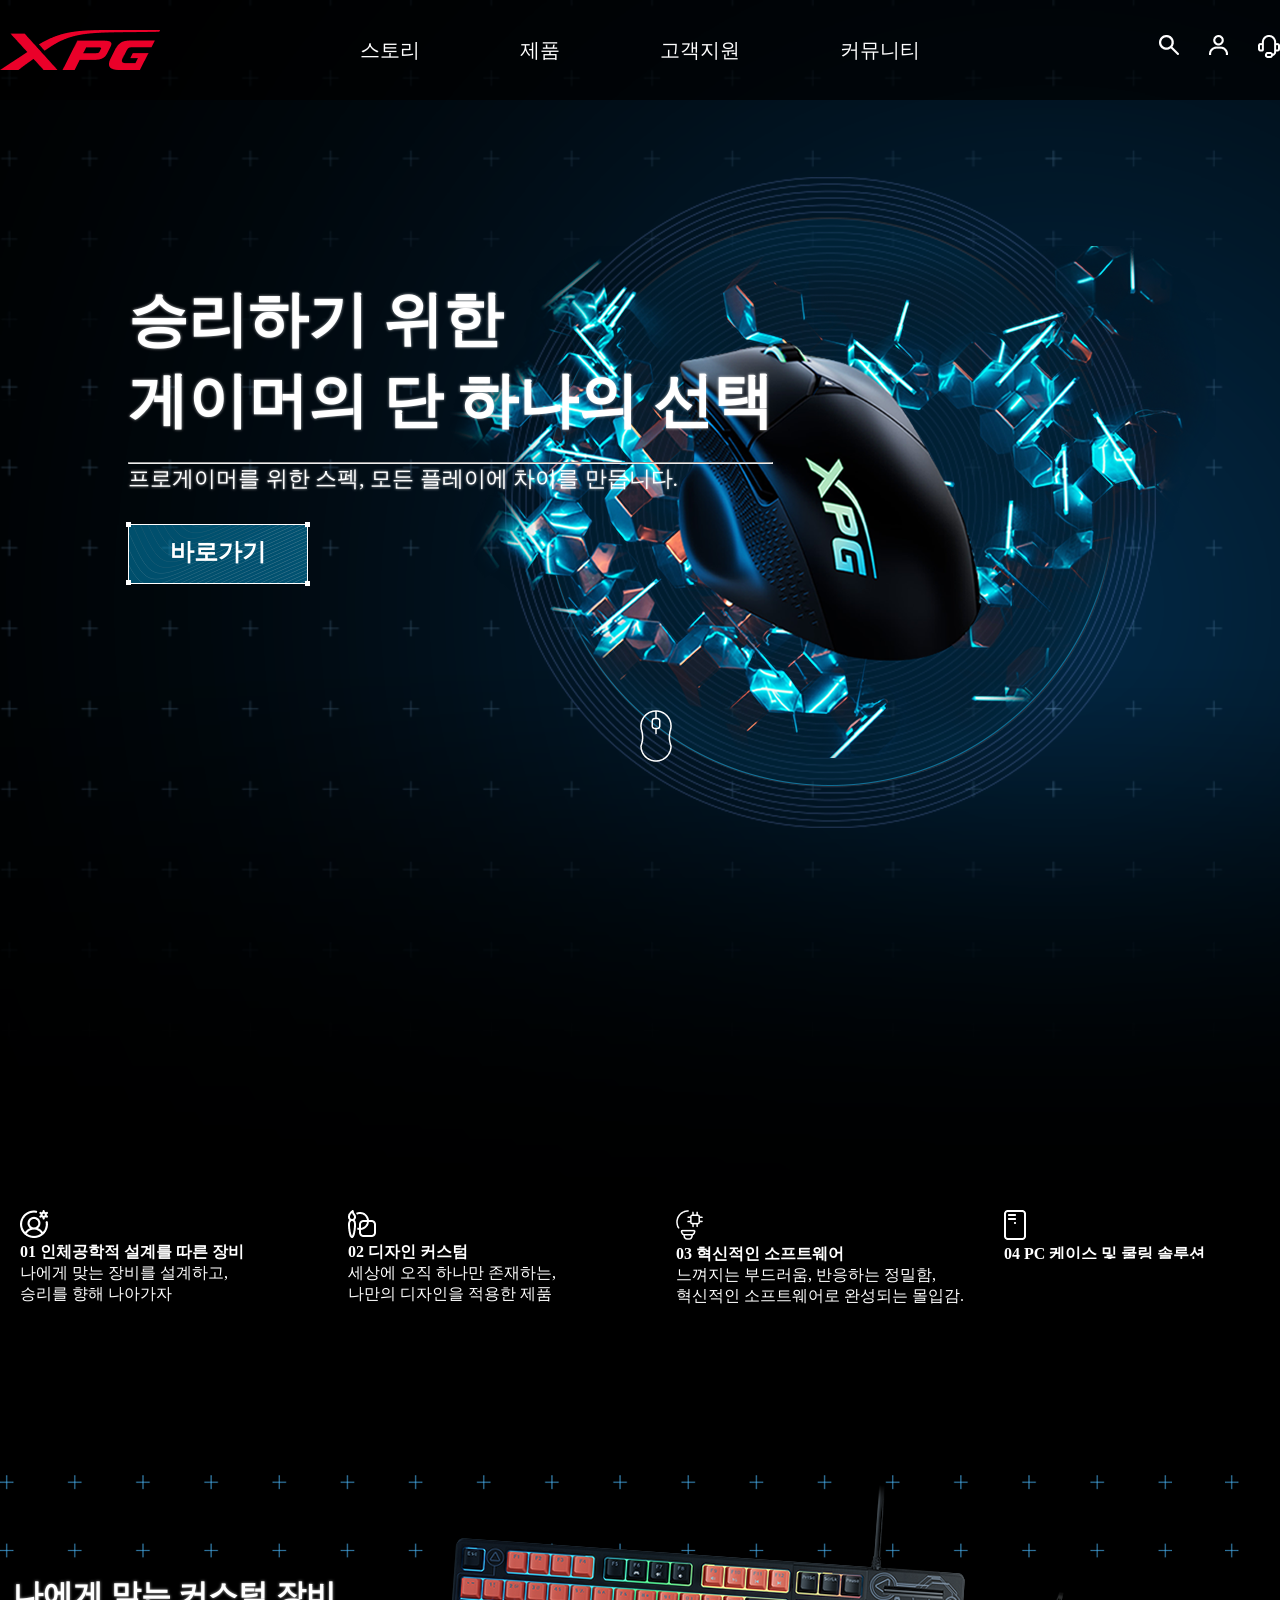
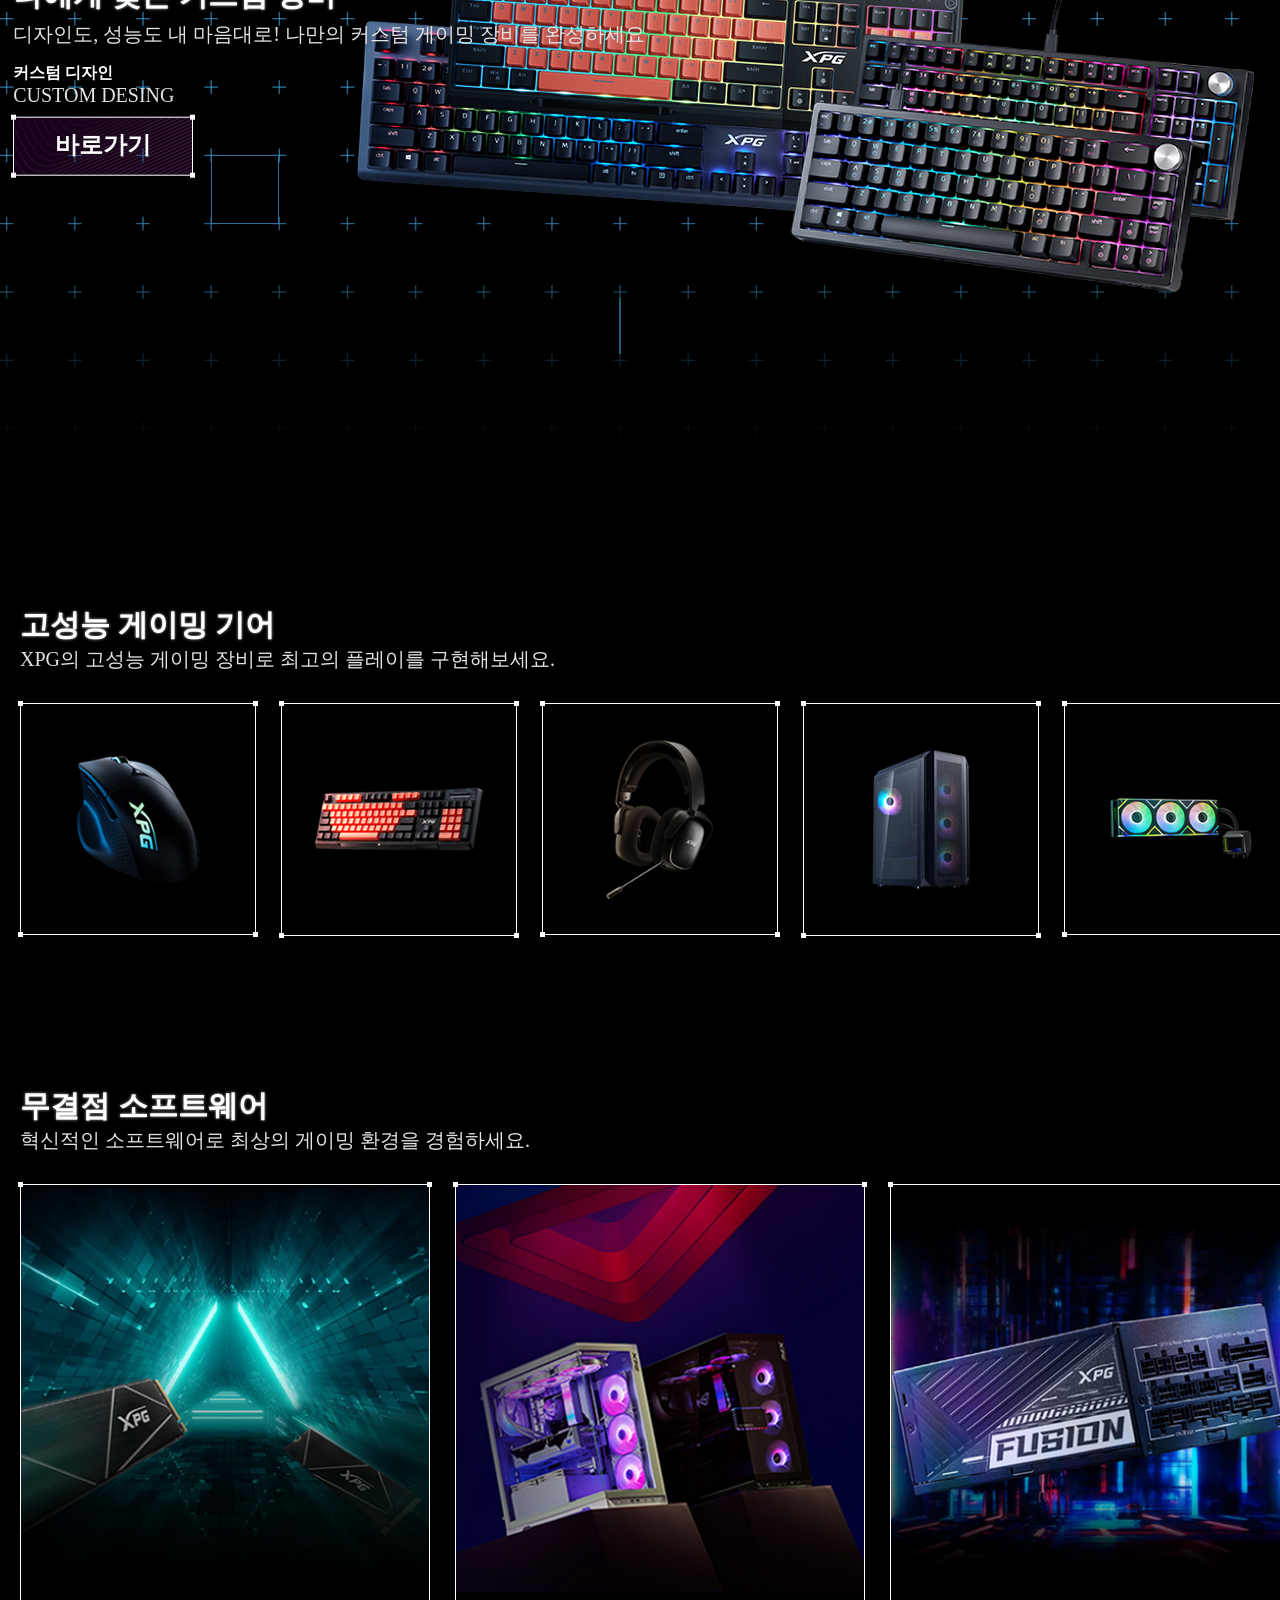
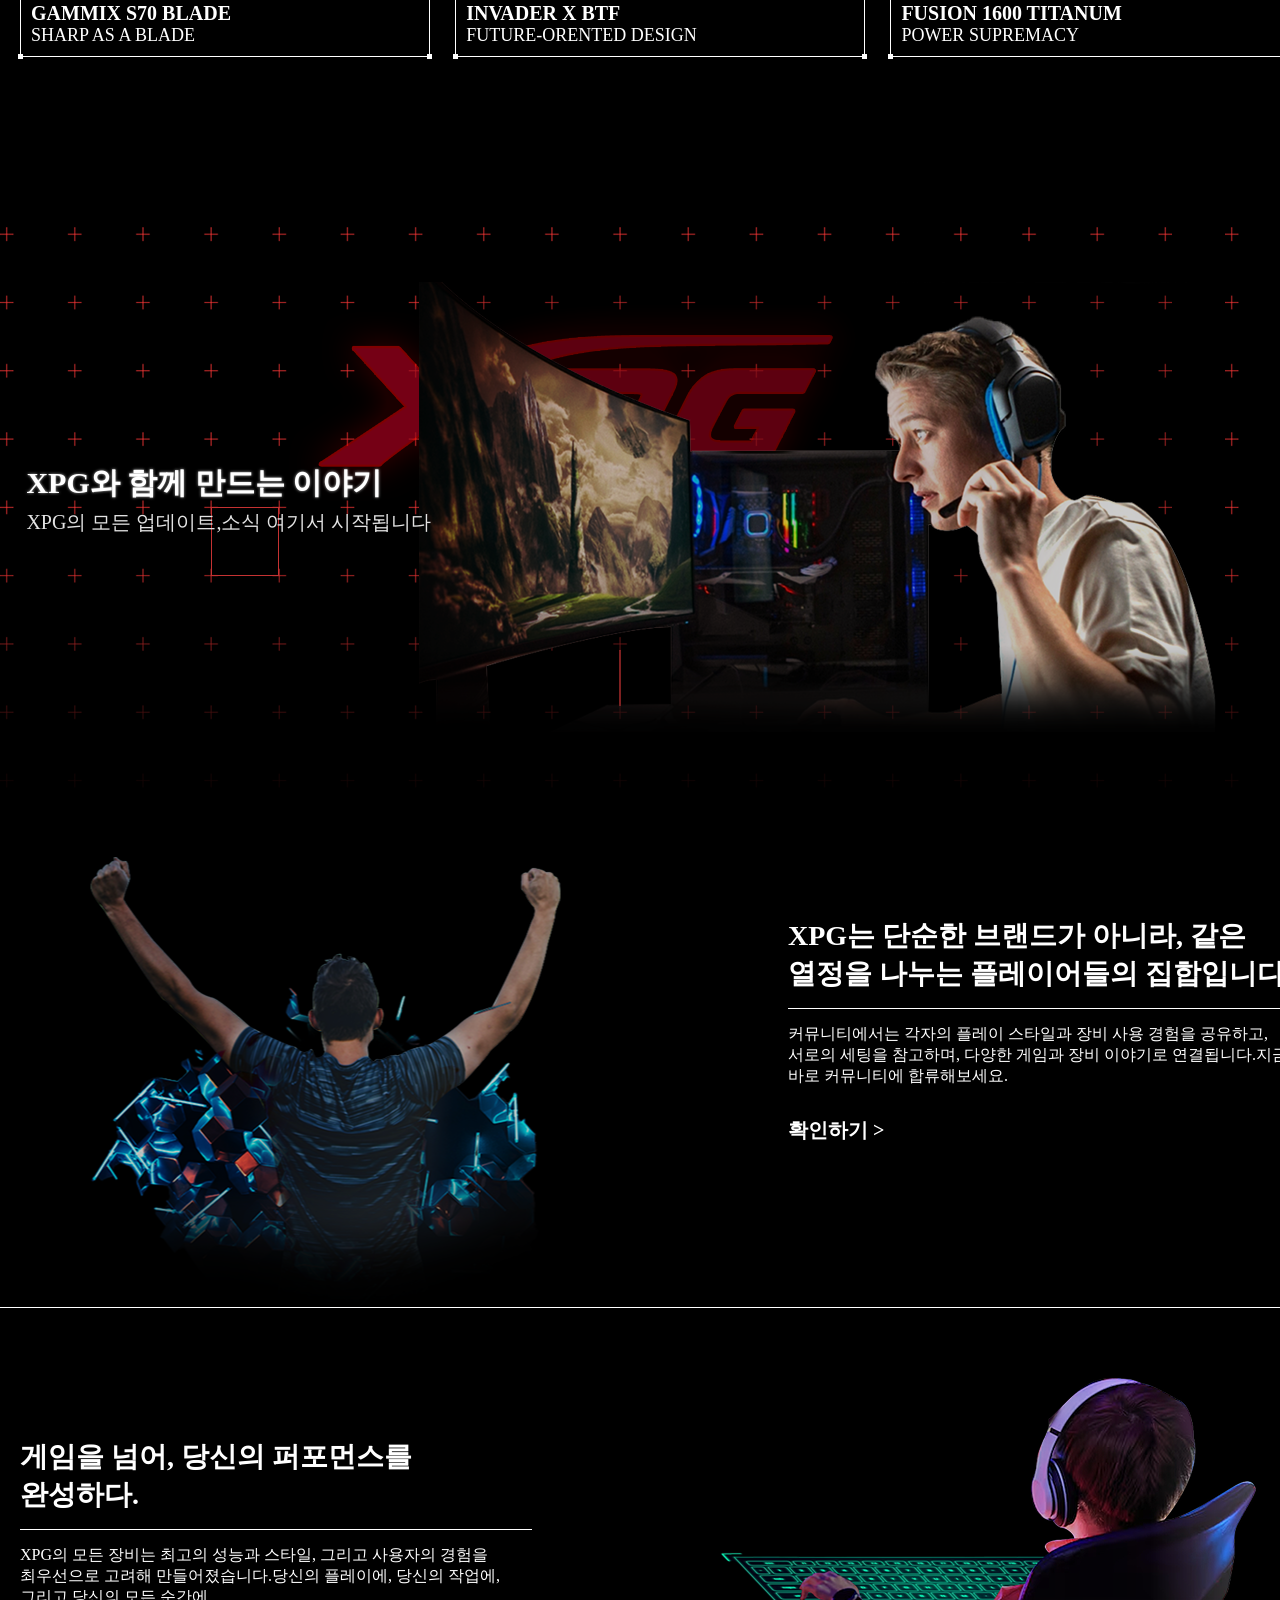
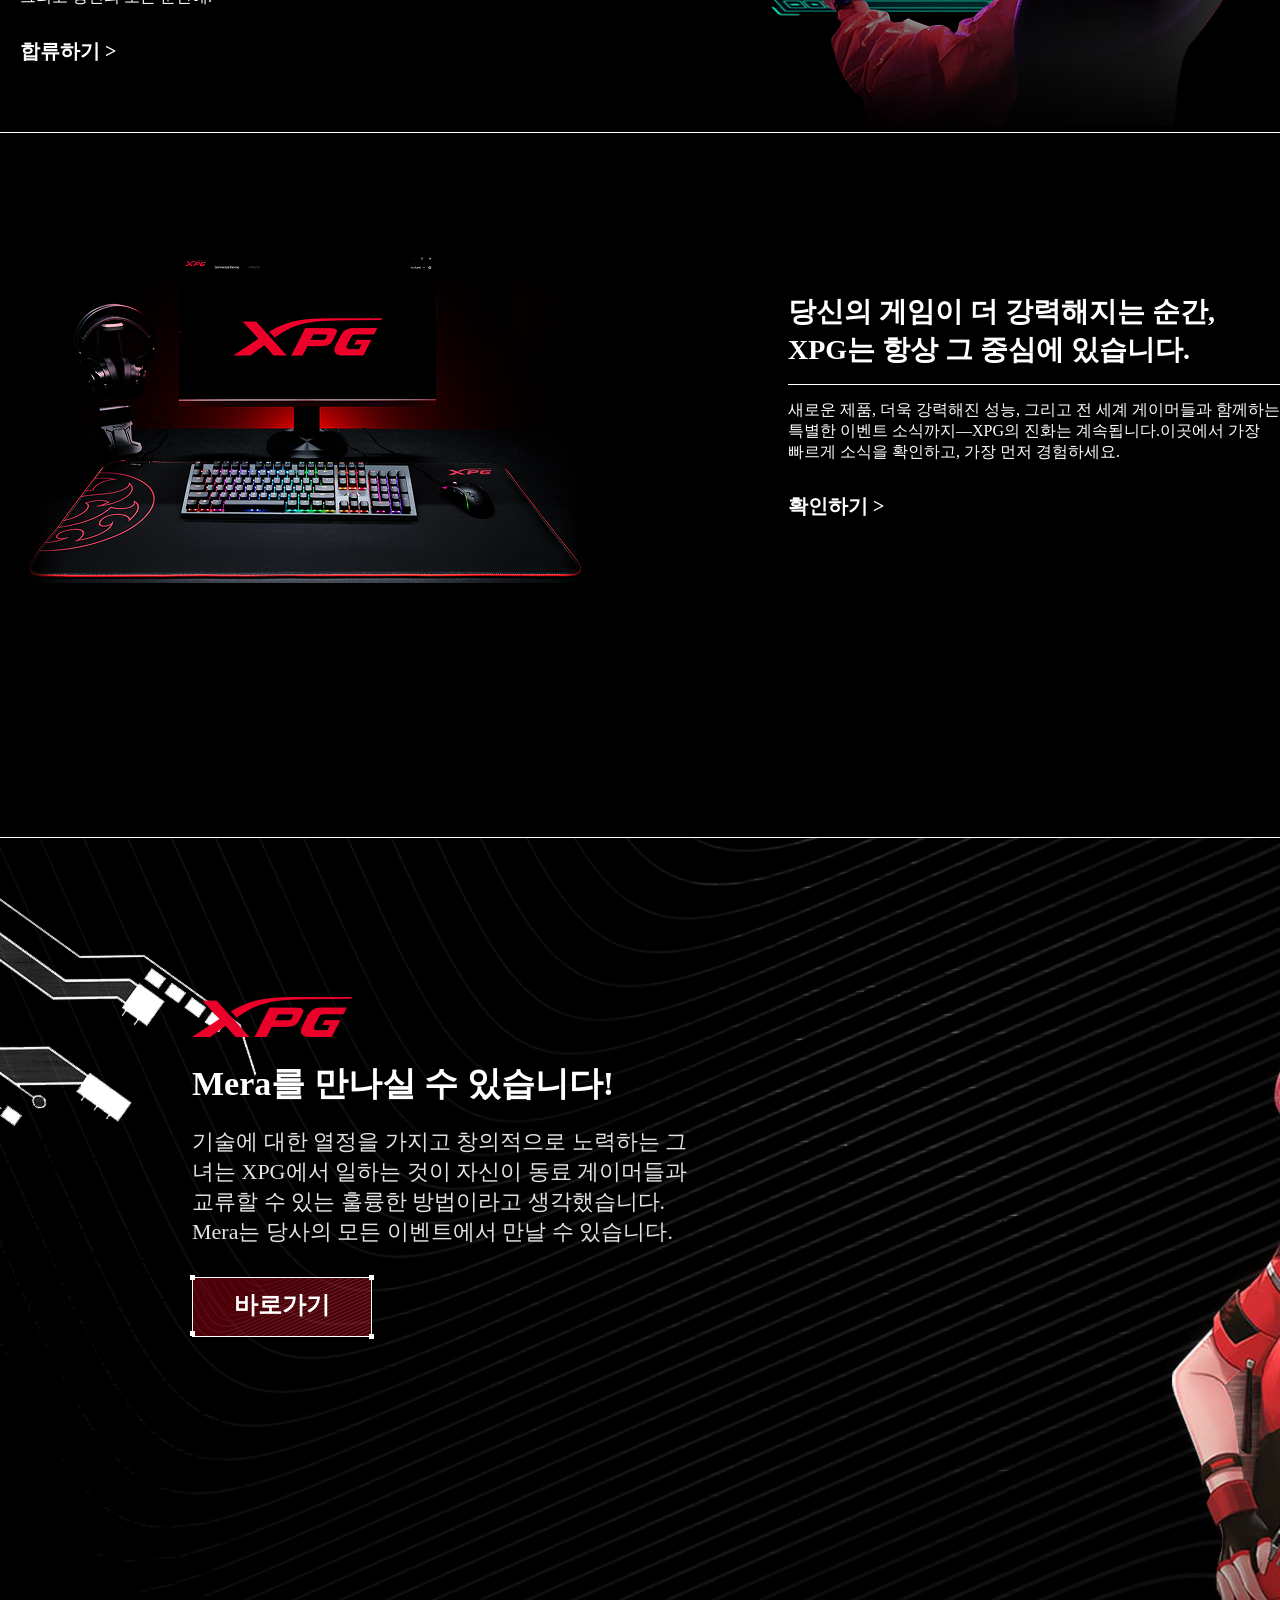
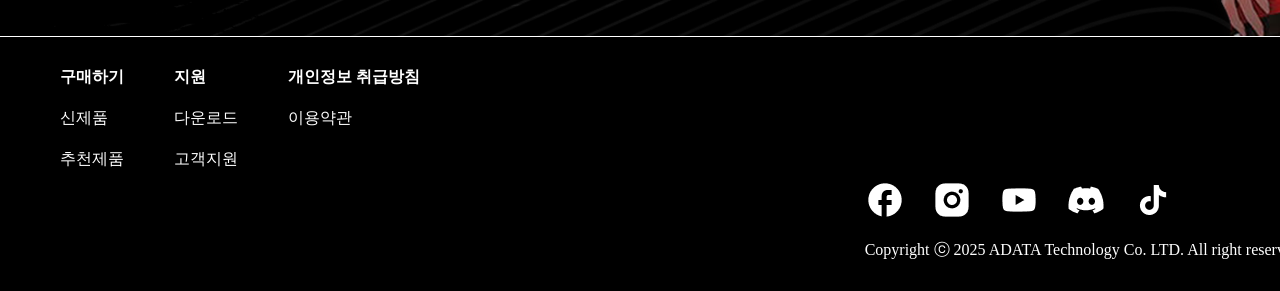
<file: index.html>
<!DOCTYPE html>
<html lang="ko">

<head>
    <meta charset="UTF-8">
    <meta name="viewport" content="width=device-width, initial-scale=1.0">
    <title>XPG | 홈</title>

    <link rel="stylesheet" href="css/reset.css">
    <link rel="stylesheet" href="css/header.css">
    <link rel="stylesheet" href="css/index.css">

    <script src="js/jquery-1.12.4.min.js"></script>
    <script src="js/index.js"></script>
</head>




<body>
    <!-- 클래스 이름은 섹션에 맞는 앞 단어들을 붙여주기 / 구현할 것 까지 생각하기 -->


    <header>
        <!-- 헤더에 로고/아이콘 크기는 따로 맞추기 1620px -->


        <div class="share-inner clear">
            <div class="h-logo">
                <h1><a href="#"><img src="img/xpg-logo.png" alt="XPG"></a></h1>
            </div>

            <nav>
                <ul class="gnb clear">
                    <li>
                        <a href="#">스토리</a>

                        <ul class="lnb">
                            <li><a href="content/brand.html">연혁</a></li>
                        </ul>
                    </li>

                    <li>
                        <a href="#">제품</a>

                        <ul class="lnb">
                            <li><a href="content/mouse.html">마우스</a></li>
                            <li><a href="content/keyboard.html">키보드</a></li>
                            <li><a href="content/headset.html">헤드셋</a></li>
                            <li><a href="content/case.html">케이스</a></li>
                            <li><a href="#">SSD</a></li>
                        </ul>
                    </li>

                    <li>
                        <a href="content/user.html">고객지원</a>

                        <ul class="lnb">
                            <li><a href="#">문의하기</a></li>
                            <li><a href="#">고객센터</a></li>
                            <li><a href="#">소프트웨어</a></li>
                        </ul>
                    </li>

                    <li>
                        <a href="content/comunity.html">커뮤니티</a>
                    </li>
                </ul>
            </nav>

            <div class="h-icon">
                <a href=""><img src="img/search.png" alt="검색"></a>
                <a href=""><img src="img/user.png" alt="검색"></a>
                <a href=""><img src="img/support.png" alt="검색"></a>
            </div>
        </div>
    </header>


    <main>
        <!-- 메인 배너 자리 / 1620px 텍스트 기준 -->

        <div class="m-banner">
            <a href="#">승리하기 위한</a>

            <div id="mImgBox" class="m-imgbox">
                <img src="img/mainbanner-mouse.png" alt="마우스">
            </div>
        </div>

        <div class="m-inner">
            <div id="bannerTxt" class="banner-txt">
                <h1>
                    승리하기 위한<br>
                    게이머의 단 하나의 선택
                </h1>

                <hr>

                <p>프로게이머를 위한 스펙, 모든 플레이에 차이를 만듭니다.</p>

                <div class="btn-grp">
                    <div class="btn-box">

                        <!-- div.btn이나 하위 p태그나 같은 역할을 하게 될 텐데 p태그를 꼭 안 써도 되요  -->
                        <div class="btn">
                            <span><a href="#">바로가기</a></span>
                        </div>
                    </div>
                </div>
            </div>

            <div class="mouse-icon">
                <img src="img/mouseicon.png" alt="마우스 아이콘">
            </div>
        </div>
    </main>

    <section>
        <!-- 배너 밑 텍스트 / 스크롤을 내리면 아래에서 차례대로 스르륵 나오는 구현 -->
        <div class="t-content clear">
            <div class="inner clear">

                <ul>
                    <li class="t-box">
                        <img src="img/text_icon1.png" alt="인체공학적인 설계">

                        <div class="txt">
                            <h3>01 인체공학적 설계를 따른 장비</h3>
                            <p>
                                나에게 맞는 장비를 설계하고,<br>
                                승리를 향해 나아가자
                            </p>
                        </div>
                    </li>

                    <li class="t-box">
                        <img src="img/text_icon2.png" alt="디자인 커스텀">

                        <div class="txt">
                            <h3>02 디자인 커스텀</h3>
                            <p>
                                세상에 오직 하나만 존재하는,<br>
                                나만의 디자인을 적용한 제품
                            </p>
                        </div>
                    </li>

                    <li class="t-box">
                        <img src="img/text_icon3.png" alt="혁신적인 소프트웨어">

                        <div class="txt">
                            <h3>03 혁신적인 소프트웨어</h3>
                            <p>
                                느껴지는 부드러움, 반응하는 정밀함,<br>
                                혁신적인 소프트웨어로 완성되는 몰입감.
                            </p>
                        </div>
                    </li>

                    <li class="t-box">
                        <img src="img/text_icon4.png" alt="PC 케이스 및 쿨링 솔루션">

                        <div class="txt">
                            <h3>04 PC 케이스 및 쿨링 솔루션</h3>
                            <p>
                                XPG의 PC 케이스는 통풍과 확장성을<br>
                                고려한 디자인을 제공합니다.
                            </p>
                        </div>
                    </li>
                </ul>

            </div>
        </div>
    </section>

    <section>
        <!-- 커스텀 장비 / 스크롤 내렸을때 배경 먼저 나오면서 키보드 이미지 옆에서 나오는 구현 / 전체화면 기준 -->

        <!-- 전반적으로 중첩된 div 태그가 많아요
        덩어리 나누면서 각 div 태그가 왜 필요한지 생각해 보세요. -->

        <div class="c-content">
            <div class="c-banner">
                <p>커스텀 배너</p>
                <img src="img/custom-keyboard.png" alt="커스텀 키보드">

                <div class="c-inner clear">

                    <!-- html 구조 참고!!!! -->
                    <!-- <div class="c-title-v2">
                        <div class="c-title-box">
                            <h2>나에게 맞는 커스텀 장비</h2>
                            <p>
                                디자인도, 성능도 내 마음대로! 나만의 커스텀 게이밍 장비를 완성하세요
                            </p>
                        </div>
                        <div class="c-category">
                            <h3>커스텀 디자인</h3>
                            <p>CUSTOM DESING</p>
                        </div>
                        <div class="btn-grp">
                            <div class="btn-box">
                                <a href="#" class="btn">button</a>
                            </div>
                        </div>
                    </div> -->



                    <div class="c-title">
                        <div class="c-txtbox">
                            <h2>나에게 맞는 커스텀 장비</h2>
                            <p>
                                디자인도, 성능도 내 마음대로! 나만의 커스텀 게이밍 장비를 완성하세요
                            </p>
                        </div>

                        <div class="c-txtboxtitle">

                            <h3>커스텀 디자인</h3>
                            <p>CUSTOM DESING</p>

                        </div>

                        <!-- <div class="btn-grp2"> -->
                        <div class="btn-box2">
                            <div class="btn2">
                                <a href="#">바로가기</a>
                            </div>
                        </div>
                        <!-- </div> -->

                    </div>
                </div>
            </div>
    </section>

    <section>
        <!-- 게이밍 기어 자리 / 호버 했을때 닦이는 듯이 이미지 커지면서 확대 / 다같이 아래에서 스르륵 나오는 구현 -->

        <div class="g-content">
            <div class="inner">
                <div class="g-title">
                    <h2>고성능 게이밍 기어</h2>
                    <p>XPG의 고성능 게이밍 장비로 최고의 플레이를 구현해보세요.</p>
                </div>

                <div class="gear clear">
                    <div class="wrapper">
                        <div class="border-box">
                            <a href="content/mouse.html"><img src="img/mouse1.png" alt="마우스 이미지"></a>
                        </div>
                    </div>

                    <div class="wrapper">
                        <div class="border-box">
                            <a href="content/keyboard.html"><img src="img/keyboard.png" alt="키보드 이미지"></a>
                        </div>

                    </div>

                    <div class="wrapper">
                        <div class="border-box">
                            <a href="content/headset.html"><img src="img/headset.png" alt="헤드셋 이미지"></a>
                        </div>
                    </div>

                    <div class="wrapper">
                        <div class="border-box">
                            <a href="content/case.html"><img src="img/case.png" alt="케이스 이미지"></a>
                        </div>
                    </div>

                    <div class="wrapper">
                        <div class="border-box">
                            <a href="#"><img src="img/ssd.png" alt="ssd 이미지"></a>
                        </div>
                    </div>
                </div>
            </div>
        </div>
    </section>

    <section>
        <!-- 소프트웨어 자리 / 호버 했을때 닦이는 듯이 이미지 커지면서 확대 / 다같이 아래에서 스르륵 나오는 구현 -->

        <div class="s-content">
            <div class="inner clear">
                <div class="s-title">
                    <h2>무결점 소프트웨어</h2>
                    <p>혁신적인 소프트웨어로 최상의 게이밍 환경을 경험하세요.</p>
                </div>

                <div class="wrapper2">
                    <div class="border-box2">
                        <a href="#"><img src="img/soft1.png" alt=""></a>

                        <div class="img-txt">
                            <h3>GAMMIX S70 BLADE</h3>
                            <p>SHARP AS A BLADE</p>
                        </div>
                    </div>
                </div>

                <div class="wrapper2">
                    <div class="border-box2">
                        <a href="#"><img src="img/soft2.png" alt=""></a>

                        <div class="img-txt">
                            <h3>INVADER X BTF</h3>
                            <p>FUTURE-ORENTED DESIGN</p>
                        </div>
                    </div>
                </div>

                <div class="wrapper2">
                    <div class="border-box2">
                        <a href="#"><img src="img/soft3.png" alt=""></a>

                        <div class="img-txt">
                            <h3>FUSION 1600 TITANUM</h3>
                            <p>POWER SUPREMACY</p>
                        </div>
                    </div>
                </div>

            </div>
        </div>
    </section>

   <!--  <section class="n-container-sample">
        <div class="top">
            <div class="inbox"></div>
        </div>

        <div class="content-box">
            <div class="inbox"></div>
        </div>

        <div class="content-box">
            <div class="box1">
                <div class="inbox"></div>
            </div>

            <div class="box2">
                <div class="inbox"></div>
            </div>

            <div class="box3">
                <div class="inbox"></div>
            </div>
        </div>
    </section> -->

    <section class="n-container">
        <!-- 새소식 / 스크롤 내렸을때 배경 먼저 나오면서 남자 이미지 옆에서 나오는 구현 / 전체화면 기준  -->

        <!-- 소식 텍스트들 이너에 맞춤 / 사진은 여백을 줘서 맞춤 / 텍스트들은 방향에 맞게 옆에서 나오는 구현 -->

        <div class="n-banner">
            <img src="img/newbannerman.png" alt="새소식 남자">

            <div class="n-inner">
                <div class="n-titlebox">
                    <h2>XPG와 함께 만드는 이야기</h2>
                    <p>
                        XPG의 모든 업데이트,소식 여기서 시작됩니다
                    </p>
                </div>
            </div>

            <!-- <div class="n-inner">
                <img src="" alt="">

                <div class="n-titlebox"></div>
            </div> -->
        </div>


        <div class="n-content clear">

            <div class="n-content1">
                <!-- <div class="n-inner"> -->
                    <div class="n-txtbox clear">
                        <div class="n-desbox">
                            <h2>
                                XPG는 단순한 브랜드가 아니라,
                                같은 열정을 나누는 플레이어들의 집합입니다.
                            </h2>

                            <p>
                                커뮤니티에서는 각자의 플레이 스타일과 장비 사용 경험을 공유하고,
                                서로의 세팅을 참고하며, 다양한 게임과 장비 이야기로 연결됩니다.지금 바로 커뮤니티에 합류해보세요.
                            </p>

                            <a href="#">확인하기</a>
                        </div>

                        <div class="n-imgbox">
                            <img src="img/newman1-1.png" alt="남자">
                        </div>
                    </div>
                <!-- </div> -->
            </div>

            <div class="n-content2">
                <!-- <div class="n-inner"> -->
                    <div class="n-txtbox2 clear">
                        <div class="n-desbox2">
                            <h2>
                                게임을 넘어, 당신의 퍼포먼스를 완성하다.
                            </h2>

                            <p>
                                XPG의 모든 장비는 최고의 성능과 스타일,
                                그리고 사용자의 경험을 최우선으로 고려해 만들어졌습니다.당신의 플레이에, 당신의 작업에, 그리고 당신의 모든 순간에.
                            </p>

                            <a href="#">합류하기</a>
                        </div>

                        <div class="n-imgbox2">
                            <img src="img/newman2-1.png" alt="남자">
                        </div>
                    </div>
                <!-- </div> -->
            </div>

            <div class="n-content3">
                <!-- <div class="n-inner"> -->
                    <div class="n-txtbox3 clear">
                        <div class="n-desbox3">
                            <h2>
                                당신의 게임이 더 강력해지는 순간,
                                XPG는 항상 그 중심에 있습니다.
                            </h2>

                            <p>
                                새로운 제품, 더욱 강력해진 성능, 그리고 전 세계 게이머들과 함께하는
                                특별한 이벤트 소식까지—XPG의 진화는 계속됩니다.이곳에서 가장 빠르게 소식을 확인하고, 가장 먼저 경험하세요.
                            </p>

                            <a href="#">확인하기</a>
                        </div>

                        <div class="n-imgbox3">
                            <img src="img/newgear.png" alt="남자">
                        </div>
                    </div>
                <!-- </div> -->
            </div>
        </div>
    </section>

    <section>
        <!-- MERA 하단 배너 / 스크롤을 내릴때 스륵 나오는 구현 / 텍스트는 밑에서 위로 나오는 구현 -->
        <div class="b-container">
            <div class="b-banner">
                <p>하단배너</p>
            </div>

            <div class="b-txtbox">
                <img class="logo" src="img/xpg-logo.png" alt="로고">

                <h2>Mera를 만나실 수 있습니다!</h2>

                <p>
                    기술에 대한 열정을 가지고 창의적으로 노력하는 그녀는
                    XPG에서 일하는 것이 자신이 동료 게이머들과
                    교류할 수 있는 훌륭한 방법이라고 생각했습니다.
                    Mera는 당사의 모든 이벤트에서 만날 수 있습니다.
                </p>

                <div class="btn-grp3">
                    <div class="btn-box3">
                        <div class="btn3">
                            <p>
                                <a href="#">바로가기</a>
                            </p>
                        </div>
                    </div>
                </div>
            </div>
        </div>
    </section>

    <footer>
        <div class="f-container clear">
            <div class="inner">
                <nav class="f-txtbox clear">
                    <ul class="f-txt">
                        <li>
                            <h2>구매하기</h2>
                        </li>
                        <li><a href="#">신제품</a></li>
                        <li><a href="#">추천제품</a></li>
                    </ul>

                    <ul class="f-txt">
                        <li>
                            <h2>지원</h2>
                        </li>
                        <li><a href="#">다운로드</a></li>
                        <li><a href="#">고객지원</a></li>
                    </ul>

                    <ul class="f-txt">
                        <li>
                            <h2>개인정보 취급방침</h2>
                        </li>
                        <li><a href="#">이용약관</a></li>
                    </ul>
                </nav>

                <nav class="f-iconbox">
                    <ul class="f-icon clear">
                        <li><a href="#"><img src="img/facebook.png" alt="페이스북"></a></li>
                        <li><a href="#"><img src="img/insta.png" alt="인스타"></a></li>
                        <li><a href="#"><img src="img/youtube.png" alt="유튜브"></a></li>
                        <li><a href="#"><img src="img/discord.png" alt="디스코드"></a></li>
                        <li><a href="#"><img src="img/tictok.png" alt="틱톡"></a></li>
                    </ul>

                    <p>
                        Copyright ⓒ 2025 ADATA Technology Co. LTD. All right reserved
                    </p>
                </nav>

            </div>
        </div>
    </footer>
</body>

</html>
</file>
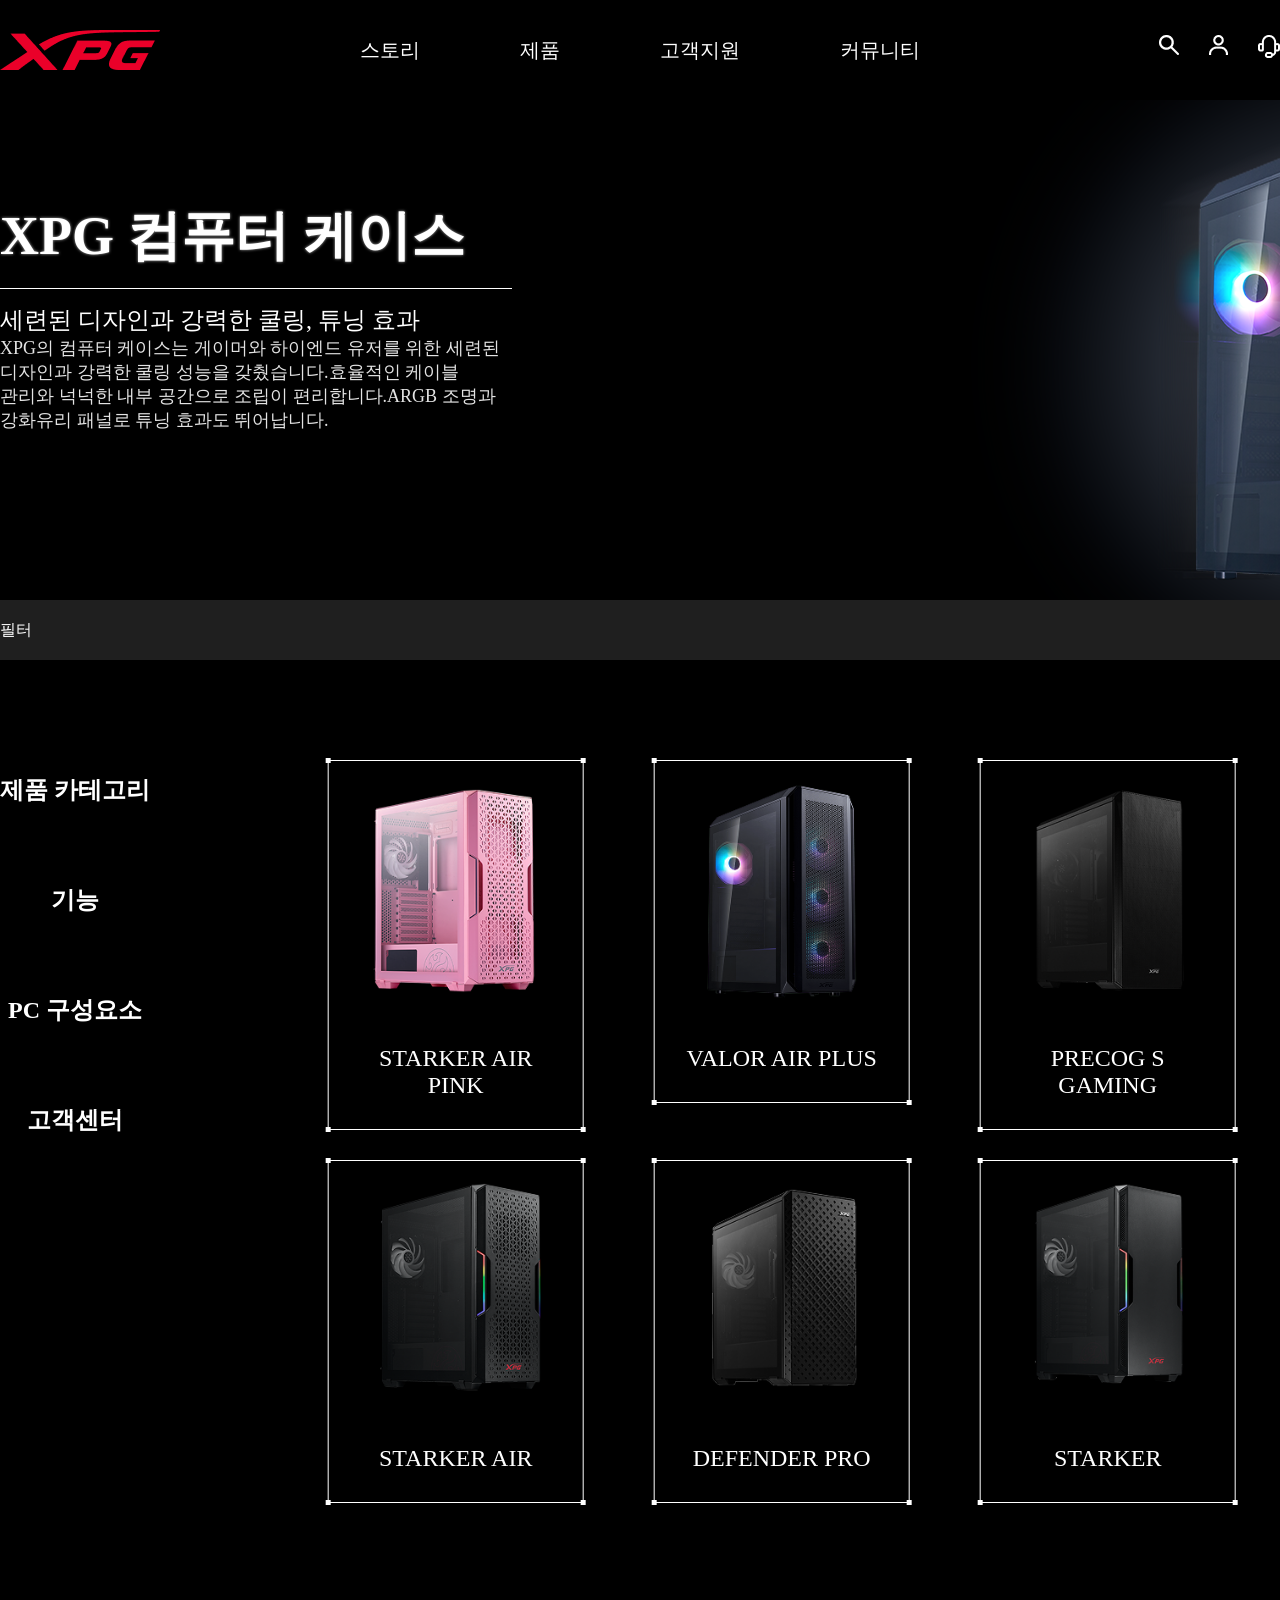
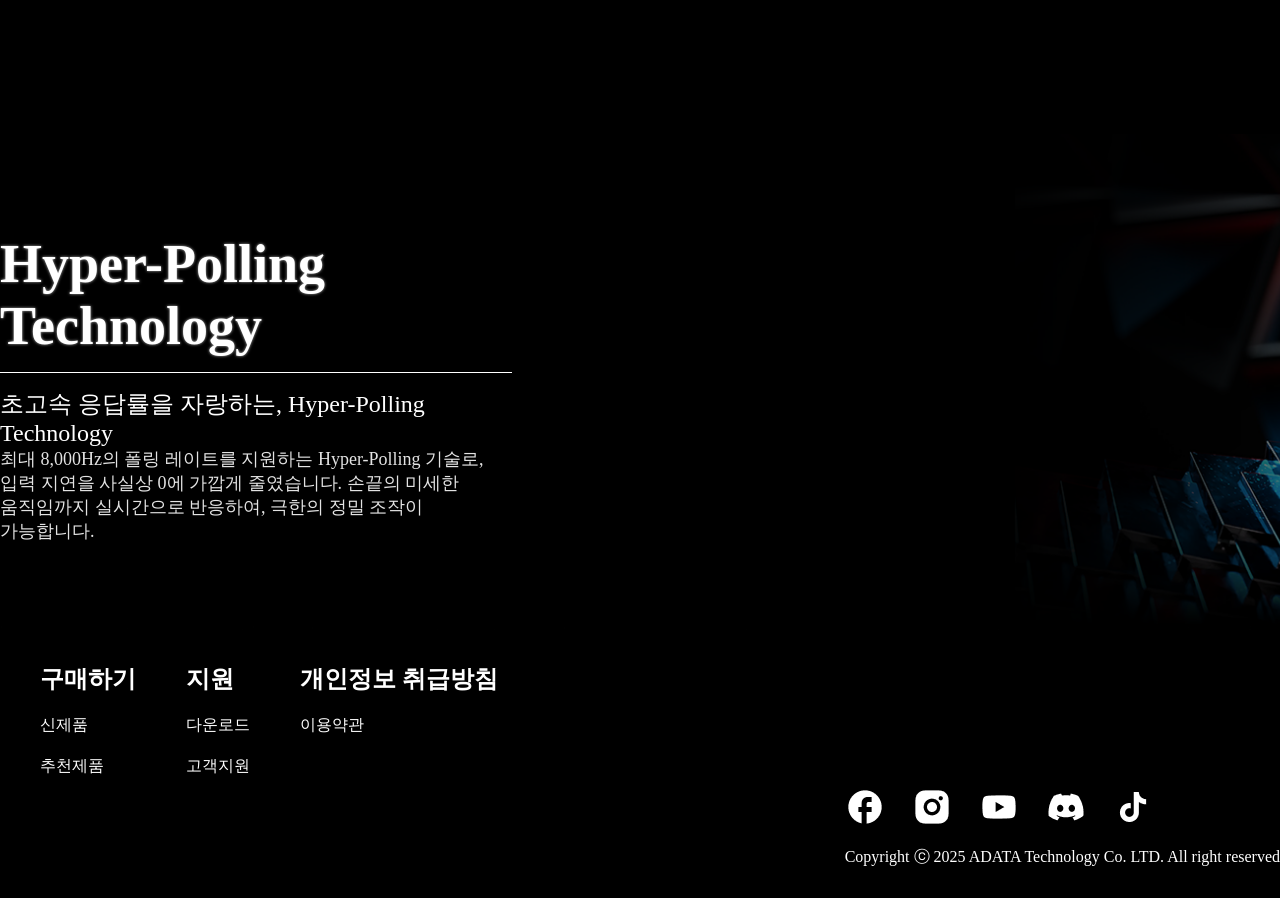
<file: content/case.html>
<!DOCTYPE html>
<html lang="ko">

<head>
    <meta charset="UTF-8">
    <meta name="viewport" content="width=device-width, initial-scale=1.0">
    <title>gear_case</title>

    <link rel="stylesheet" href="css/gear_case.css">

    <script src="../js/jquery-1.12.4.min.js"></script>

    <script src="js/gear.js"></script>
</head>

<body>
    <header>
        <div class="share-inner clear">
            <div class="h-logo">
                <h1><a href="../index.html"><img src="img/xpg-logo.png" alt="XPG"></a></h1>
            </div>

            <nav>
                <ul class="gnb clear">
                    <li>
                        <a href="#">스토리</a>

                        <ul class="lnb">
                            <li><a href="brand.html">연혁</a></li>
                        </ul>
                    </li>

                    <li>
                        <a href="#">제품</a>

                        <ul class="lnb">
                            <li><a href="mouse.html">마우스</a></li>
                            <li><a href="keyboard.html">키보드</a></li>
                            <li><a href="headset.html">헤드셋</a></li>
                            <li><a href="case.html">케이스</a></li>
                            <li><a href="#">SSD</a></li>
                        </ul>
                    </li>

                    <li>
                        <a href="user.html">고객지원</a>

                        <ul class="lnb">
                            <li><a href="#">문의하기</a></li>
                            <li><a href="#">고객센터</a></li>
                            <li><a href="#">소프트웨어</a></li>
                        </ul>
                    </li>

                    <li>
                        <a href="brand.html">커뮤니티</a>
                    </li>
                </ul>
            </nav>

            <div class="h-icon">
                <a href=""><img src="../img/search.png" alt="검색"></a>
                <a href=""><img src="../img/user.png" alt="검색"></a>
                <a href=""><img src="../img/support.png" alt="검색"></a>
            </div>
        </div>
    </header>


    <section>
        <div class="m-banner">
            <h1>배너</h1>

            <div class="inner">
                <div id="bannerTxt" class="m-txt">
                    <h2>XPG 컴퓨터 케이스</h2>

                    <h3>세련된 디자인과 강력한 쿨링, 튜닝 효과</h3>

                    <p>
                        XPG의 컴퓨터 케이스는 게이머와 하이엔드 유저를 위한 세련된 디자인과 강력한 쿨링 성능을 갖췄습니다.효율적인 케이블 관리와 넉넉한 내부 공간으로 조립이 편리합니다.ARGB
                        조명과 강화유리 패널로 튜닝 효과도 뛰어납니다.
                    </p>
                </div>
            </div>
        </div>
    </section>

    <section>
        <div class="filter">
            <div class="inner">
                <p>필터</p>
            </div>
        </div>
    </section>

    <section class="gear clear">
        <div class="inner">
            <nav id="menu">
                <ul class="list">
                    <li>
                        <a href="#">제품 카테고리</a>

                        <ul class="lnb-2">
                            <li><a href="mouse.html">마우스</a></li>
                            <li><a href="keyboard.html">키보드</a></li>
                            <li><a href="headset.html">헤드셋</a></li>
                            <li><a href="#">케이스</a></li>
                            <li><a href="#">SSD</a></li>
                        </ul>
                    </li>

                    <li>
                        <a href="#">기능</a>

                        <ul class="lnb-2">
                            <li><a href="#">유선</a></li>
                            <li><a href="#">무선</a></li>
                        </ul>
                    </li>

                    <li>
                        <a href="#">PC 구성요소</a>

                        <ul class="lnb-2">
                            <li><a href="#">파워서플라이</a></li>
                            <li><a href="#">CPU 쿨러</a></li>
                            <li><a href="#">PC 케이스</a></li>
                        </ul>
                    </li>

                    <li>
                        <a href="#">고객센터</a>
                    </li>
                </ul>
            </nav>
        </div>


        <div class="case">
            <div class="inner">
                <div class="c-content clear">
                    <div class="wrapper">
                        <div class="border-box">
                            <a href="#"><img src="img/case1.png" alt="ALPHA"></a>

                            <div class="img-txt">
                                <p>STARKER AIR
                                    PINK</p>
                            </div>
                        </div>
                    </div>

                    <div class="wrapper">
                        <div class="border-box">
                            <a href="#"><img src="img/case2.png" alt="PRIMER"></a>

                            <div class="img-txt">
                                <p>VALOR AIR
                                    PLUS</p>
                            </div>
                        </div>
                    </div>

                    <div class="wrapper">
                        <div class="border-box">
                            <a href="#"><img src="img/case3.png" alt="SLINGSHOT"></a>

                            <div class="img-txt">
                                <p>PRECOG S GAMING</p>
                            </div>
                        </div>
                    </div>

                    <div class="wrapper">
                        <div class="border-box">
                            <a href="#"><img src="img/case4.png" alt="SLINGSHOT"></a>

                            <div class="img-txt">
                                <p>STARKER AIR</p>
                            </div>
                        </div>
                    </div>

                    <div class="wrapper">
                        <div class="border-box">
                            <a href="#"><img src="img/case5.png" alt="SLINGSHOT"></a>

                            <div class="img-txt">
                                <p>DEFENDER PRO</p>
                            </div>
                        </div>
                    </div>

                    <div class="wrapper">
                        <div class="border-box">
                            <a href="#"><img src="img/case6.png" alt="SLINGSHOT"></a>

                            <div class="img-txt">
                                <p>STARKER</p>
                            </div>
                        </div>
                    </div>
                </div>
            </div>
        </div>
    </section>

    <section>
        <div class="b-banner">
            <h1>배너</h1>

            <div class="inner">
                <div class="b-txt">
                    <h2>Hyper-Polling Technology</h2>

                    <h3>초고속 응답률을 자랑하는, Hyper-Polling Technology</h3>

                    <p>
                        최대 8,000Hz의 폴링 레이트를 지원하는 Hyper-Polling 기술로,
                        입력 지연을 사실상 0에 가깝게 줄였습니다. 손끝의 미세한 움직임까지 실시간으로 반응하여,
                        극한의 정밀 조작이 가능합니다.
                    </p>
                </div>
            </div>
        </div>
    </section>


    <footer>
        <div class="f-container clear">
            <div class="inner">
                <nav class="f-txtbox clear">
                    <ul class="f-txt">
                        <li>
                            <h2>구매하기</h2>
                        </li>
                        <li><a href="#">신제품</a></li>
                        <li><a href="#">추천제품</a></li>
                    </ul>

                    <ul class="f-txt">
                        <li>
                            <h2>지원</h2>
                        </li>
                        <li><a href="#">다운로드</a></li>
                        <li><a href="#">고객지원</a></li>
                    </ul>

                    <ul class="f-txt">
                        <li>
                            <h2>개인정보 취급방침</h2>
                        </li>
                        <li><a href="#">이용약관</a></li>
                    </ul>
                </nav>

                <nav class="f-iconbox">
                    <ul class="f-icon clear">
                        <li><a href="#"><img src="../img/facebook.png" alt="페이스북"></a></li>
                        <li><a href="#"><img src="../img/insta.png" alt="인스타"></a></li>
                        <li><a href="#"><img src="../img/youtube.png" alt="유튜브"></a></li>
                        <li><a href="#"><img src="../img/discord.png" alt="디스코드"></a></li>
                        <li><a href="#"><img src="../img/tictok.png" alt="틱톡"></a></li>
                    </ul>

                    <p>
                        Copyright ⓒ 2025 ADATA Technology Co. LTD. All right reserved
                    </p>
                </nav>

            </div>
        </div>
    </footer>

</body>

</html>
</file>
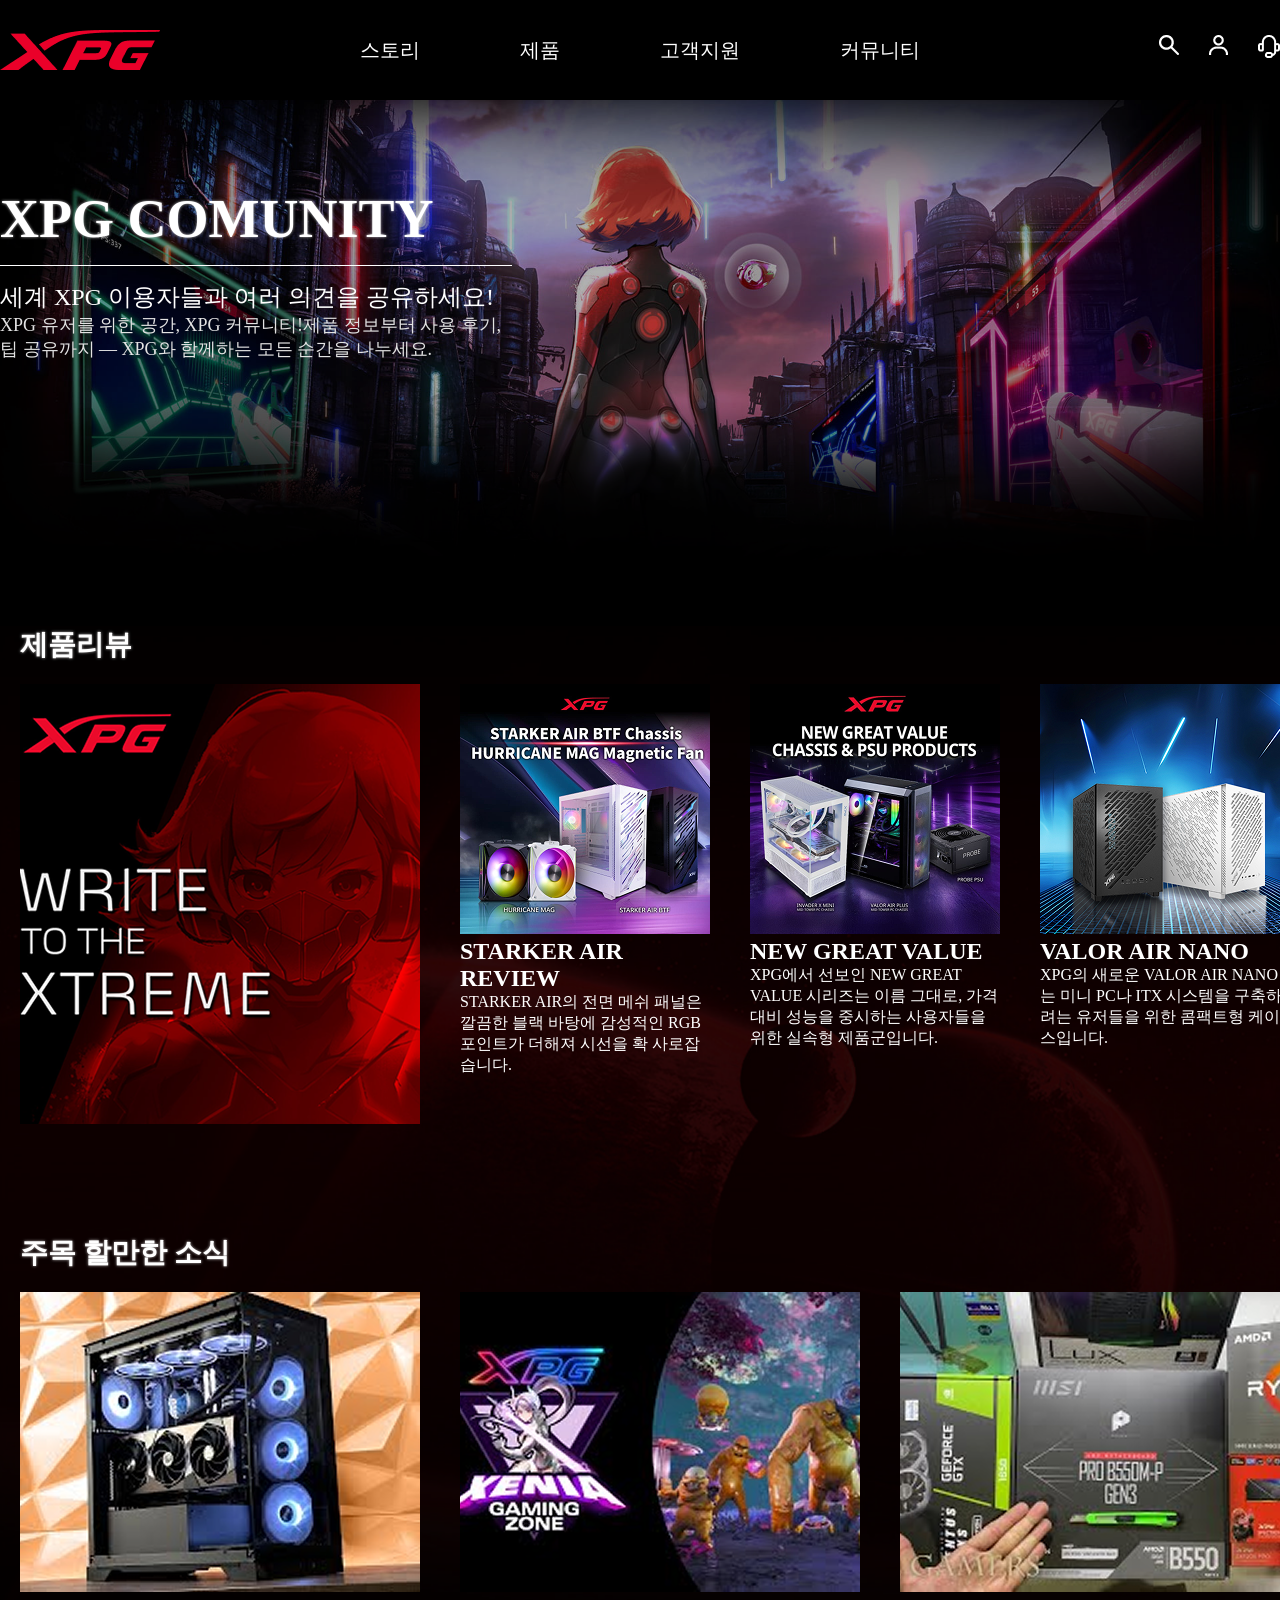
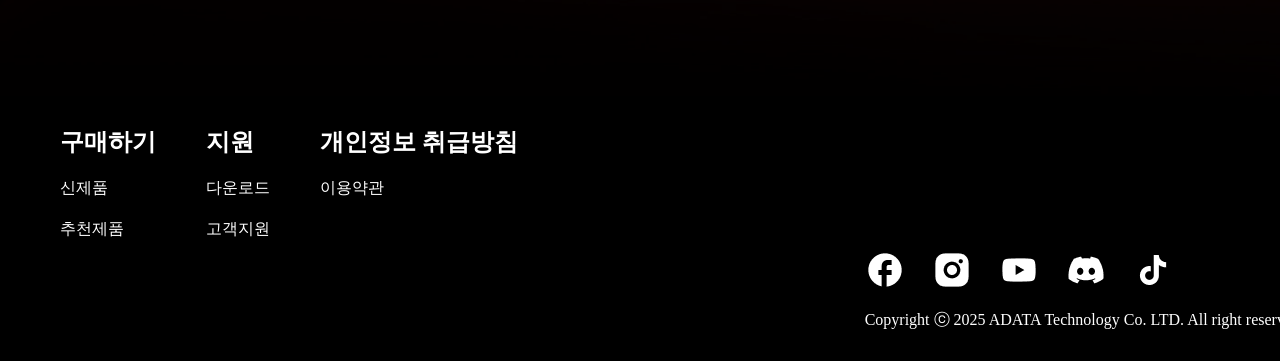
<file: content/comunity.html>
<!DOCTYPE html>
<html lang="ko">

<head>
    <meta charset="UTF-8">
    <meta name="viewport" content="width=device-width, initial-scale=1.0">
    <title>comunity</title>

    <link rel="stylesheet" href="css/comunity.css">

    <script src="js/jquery-1.12.4.min.js"></script>
    <script src="js/comunity.js"></script>
</head>

<body>
    <header>
        <!-- 헤더에 로고/아이콘 크기는 따로 맞추기 1620px -->

        <div class="share-inner clear">
            <div class="h-logo">
                <h1><a href="../index.html"><img src="img/xpg-logo.png" alt="XPG"></a></h1>
            </div>

            <nav>
                <ul class="gnb clear">
                    <li>
                        <a href="#">스토리</a>

                        <ul class="lnb">
                            <li><a href="brand.html">연혁</a></li>
                        </ul>
                    </li>

                    <li>
                        <a href="#">제품</a>

                        <ul class="lnb">
                            <li><a href="mouse.html">마우스</a></li>
                            <li><a href="keyboard.html">키보드</a></li>
                            <li><a href="headset.html">헤드셋</a></li>
                            <li><a href="case.html">케이스</a></li>
                            <li><a href="#">SSD</a></li>
                        </ul>
                    </li>

                    <li>
                        <a href="user.html">고객지원</a>

                        <ul class="lnb">
                            <li><a href="#">문의하기</a></li>
                            <li><a href="#">고객센터</a></li>
                            <li><a href="#">소프트웨어</a></li>
                        </ul>
                    </li>

                    <li>
                        <a href="#">커뮤니티</a>
                    </li>
                </ul>
            </nav>

            <div class="h-icon">
                <a href=""><img src="../img/search.png" alt="검색"></a>
                <a href=""><img src="../img/user.png" alt="검색"></a>
                <a href=""><img src="../img/support.png" alt="검색"></a>
            </div>
        </div>
    </header>

    <main>
        <div class="m-banner">

            <div class="m-inner">
                <h1><img src="img/comunitybanner.png" alt="배너"></h1>
                <div id="bannerTxt" class="m-txt">
                    <h2>XPG COMUNITY</h2>

                    <h3>세계 XPG 이용자들과 여러 의견을 공유하세요!</h3>

                    <p>
                        XPG 유저를 위한 공간, XPG 커뮤니티!제품 정보부터 사용 후기, 팁 공유까지
                        — XPG와 함께하는 모든 순간을 나누세요.
                    </p>
                </div>
            </div>
        </div>
    </main>

    <section class="com-review claer">
        <div class="inner">
            <h2 class="title">제품리뷰</h2>

            <div class="com-content">
                <div class="com-title">
                    <a href="#"><img src="img/blog1.png" alt="리뷰1"></a>
                </div>

                <div class="com-box">
                    <a href="#"><img src="img/blog4.png" alt="리뷰2"></a>

                    <h2>STARKER AIR REVIEW</h2>

                    <p>
                        STARKER AIR의 전면 메쉬 패널은
                        깔끔한 블랙 바탕에 감성적인 RGB
                        포인트가 더해져 시선을 확
                        사로잡습니다.
                    </p>
                </div>

                <div class="com-box">
                    <a href="#"><img src="img/blog3.png" alt="리뷰3"></a>

                    <h2>NEW GREAT VALUE</h2>

                    <p>
                        XPG에서 선보인 NEW GREAT VALUE 시리즈는 이름 그대로, 가격 대비 성능을 중시하는 사용자들을
                        위한 실속형 제품군입니다.
                    </p>
                </div>

                <div class="com-box">
                    <a href="#"><img src="img/blog2.png" alt="리뷰4"></a>

                    <h2>VALOR AIR NANO</h2>

                    <p>
                        XPG의 새로운 VALOR AIR NANO 는 미니 PC나 ITX 시스템을 구축하려는 유저들을 위한 콤팩트형 케이스입니다.
                    </p>
                </div>
            </div>

            <div class="com-content2 clear">
                <h2 class="title">주목 할만한 소식</h2>

                <div class="com-box2">
                    <a href="#"><img src="img/comunity1.png" alt="소식"></a>
                </div>

                <div class="com-box2">
                    <a href="#"><img src="img/comunity2.png" alt="소식"></a>
                </div>

                <div class="com-box2">
                    <a href="#"><img src="img/comunity3.png" alt="소식"></a>
                </div>
            </div>
        </div>
    </section>

    <footer>
        <div class="f-container clear">
            <div class="inner">
                <nav class="f-txtbox clear">
                    <ul class="f-txt">
                        <li>
                            <h2>구매하기</h2>
                        </li>
                        <li><a href="#">신제품</a></li>
                        <li><a href="#">추천제품</a></li>
                    </ul>

                    <ul class="f-txt">
                        <li>
                            <h2>지원</h2>
                        </li>
                        <li><a href="#">다운로드</a></li>
                        <li><a href="#">고객지원</a></li>
                    </ul>

                    <ul class="f-txt">
                        <li>
                            <h2>개인정보 취급방침</h2>
                        </li>
                        <li><a href="#">이용약관</a></li>
                    </ul>
                </nav>

                <nav class="f-iconbox">
                    <ul class="f-icon clear">
                        <li><a href="#"><img src="../img/facebook.png" alt="페이스북"></a></li>
                        <li><a href="#"><img src="../img/insta.png" alt="인스타"></a></li>
                        <li><a href="#"><img src="../img/youtube.png" alt="유튜브"></a></li>
                        <li><a href="#"><img src="../img/discord.png" alt="디스코드"></a></li>
                        <li><a href="#"><img src="../img/tictok.png" alt="틱톡"></a></li>
                    </ul>

                    <p>
                        Copyright ⓒ 2025 ADATA Technology Co. LTD. All right reserved
                    </p>
                </nav>

            </div>
        </div>
    </footer>




</body>

</html>
</file>
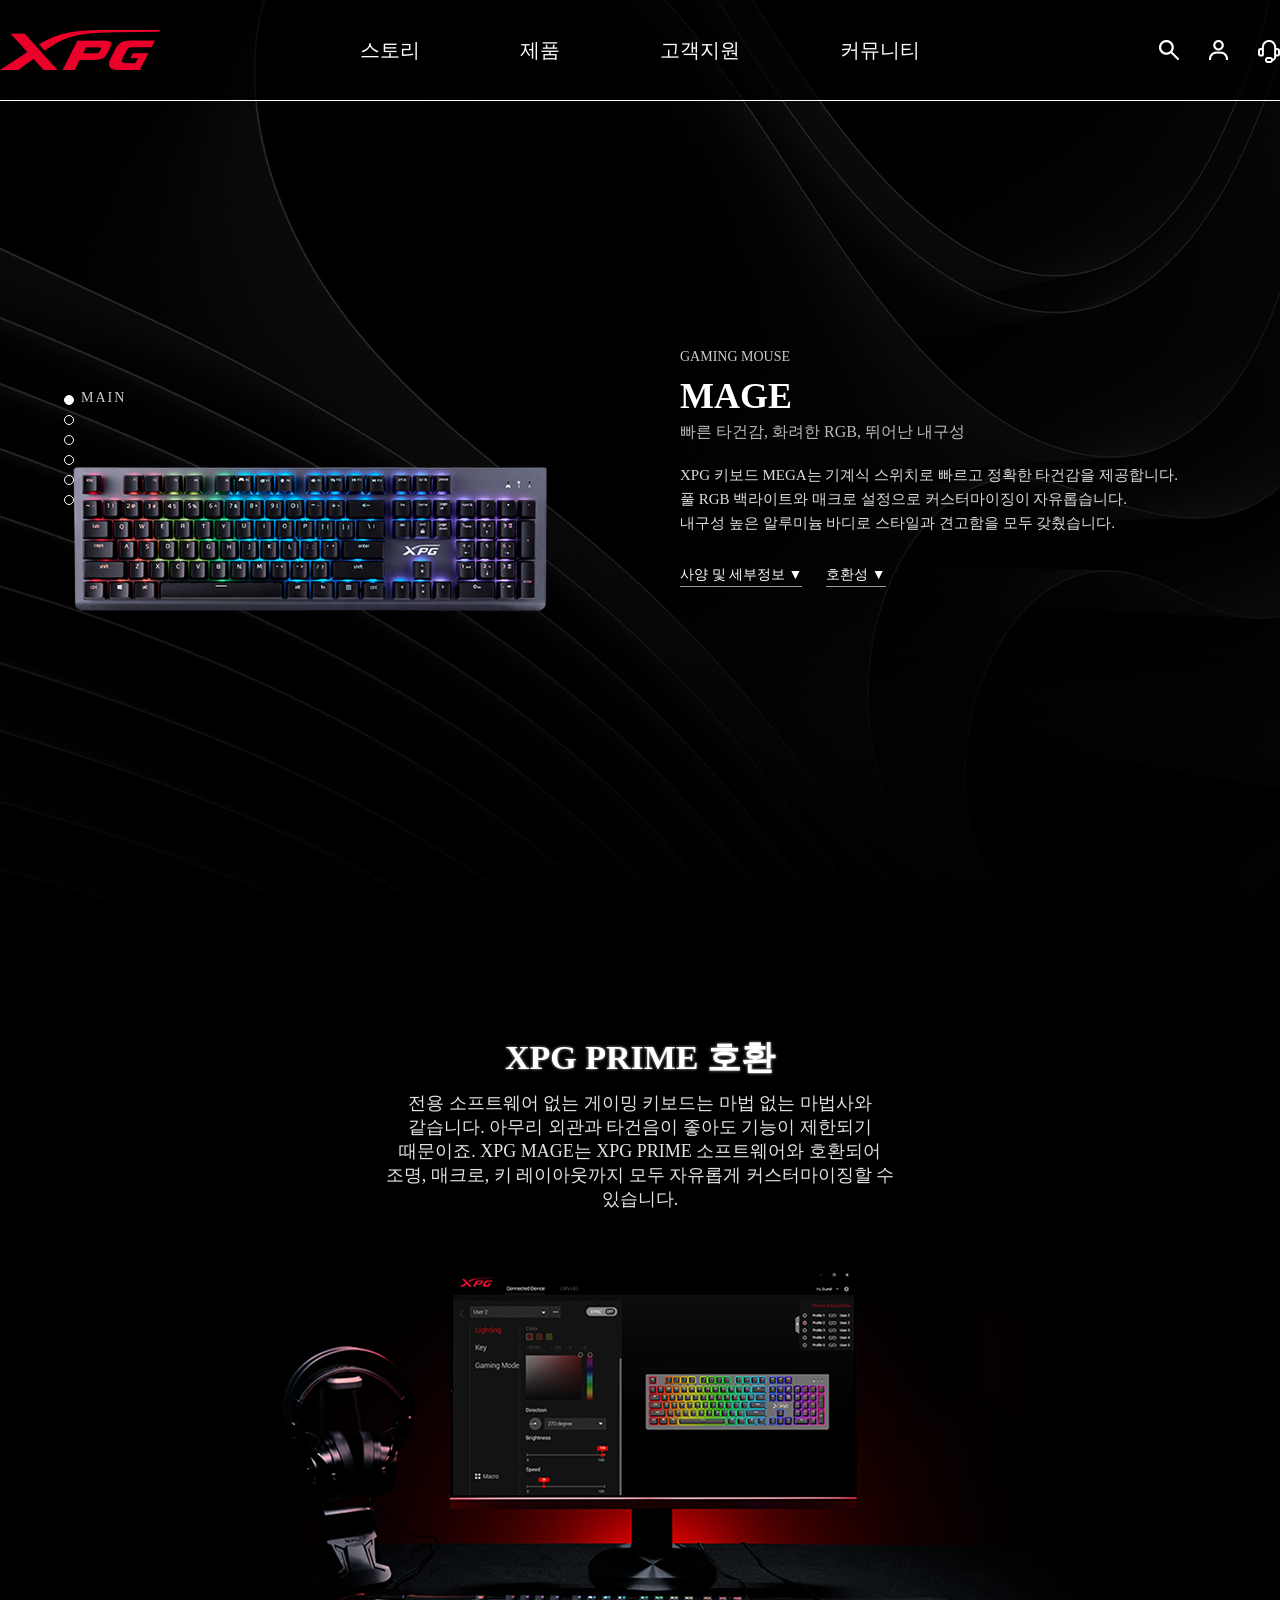
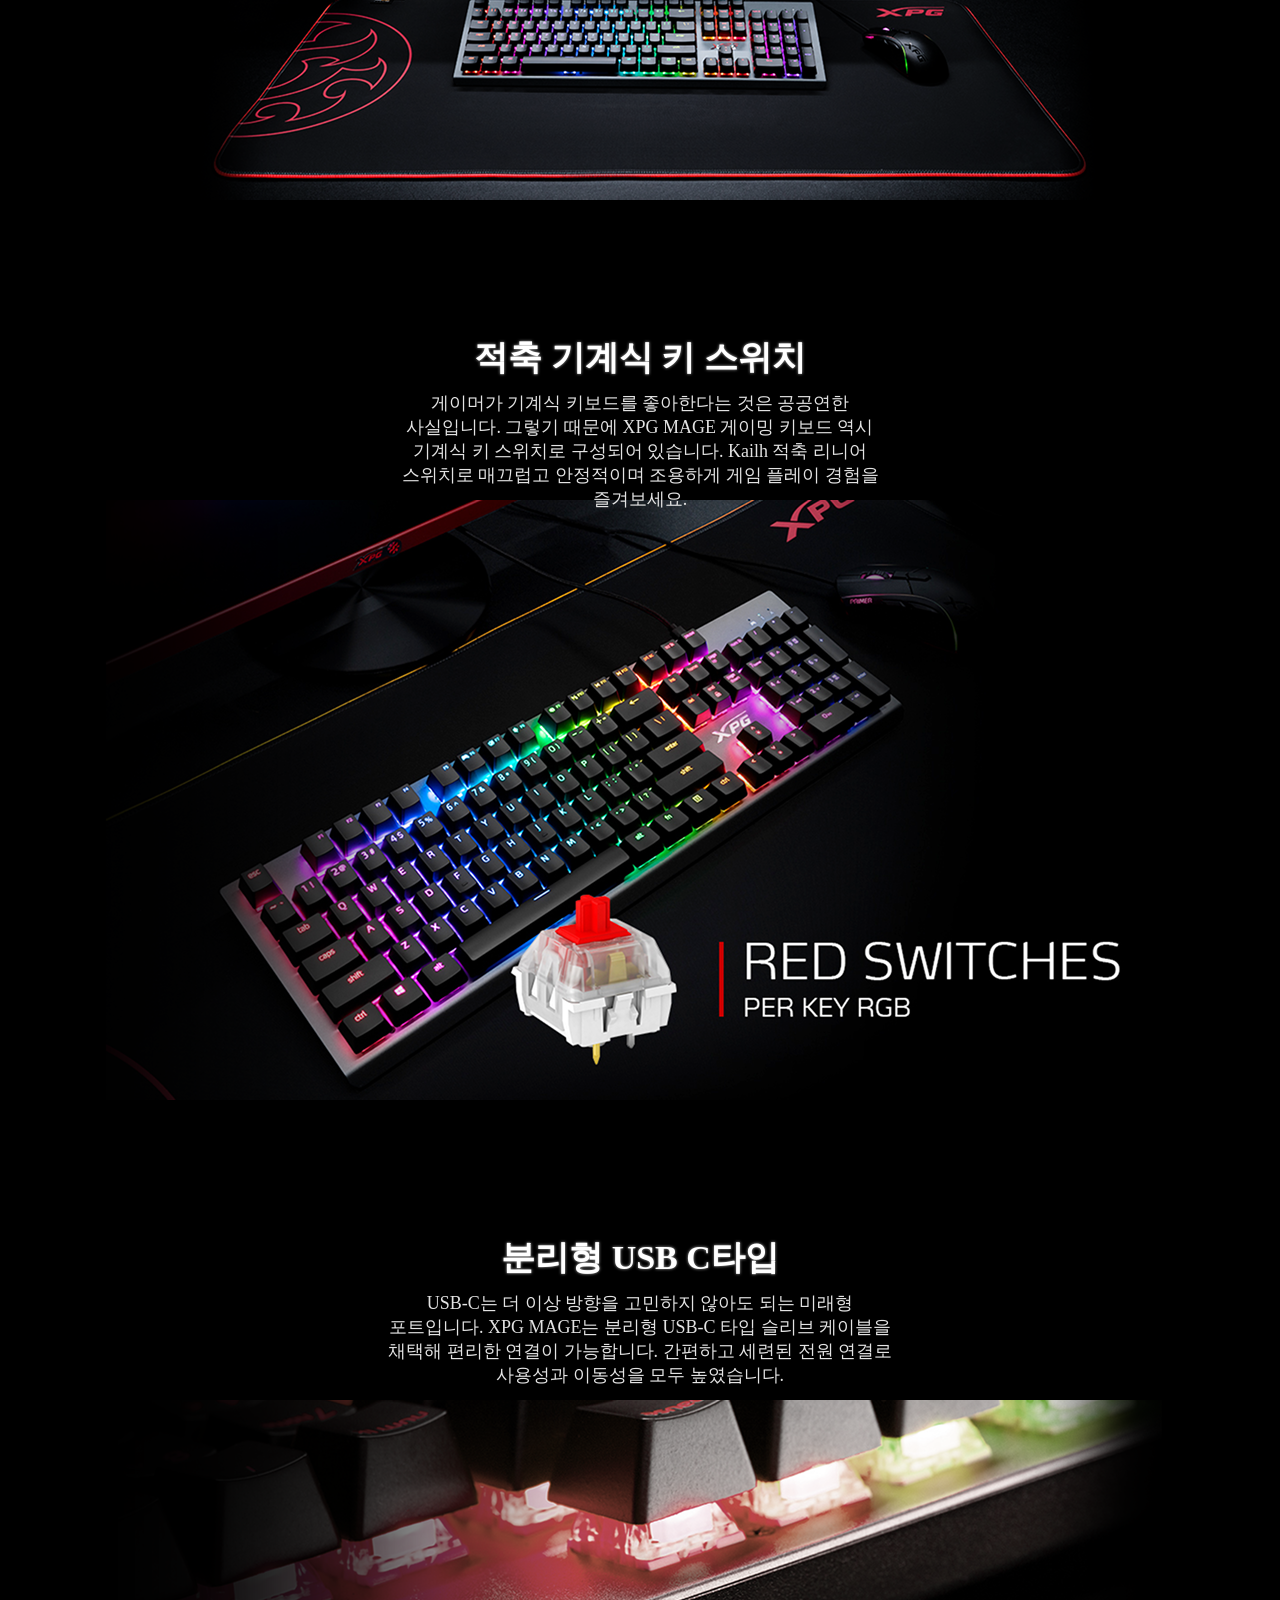
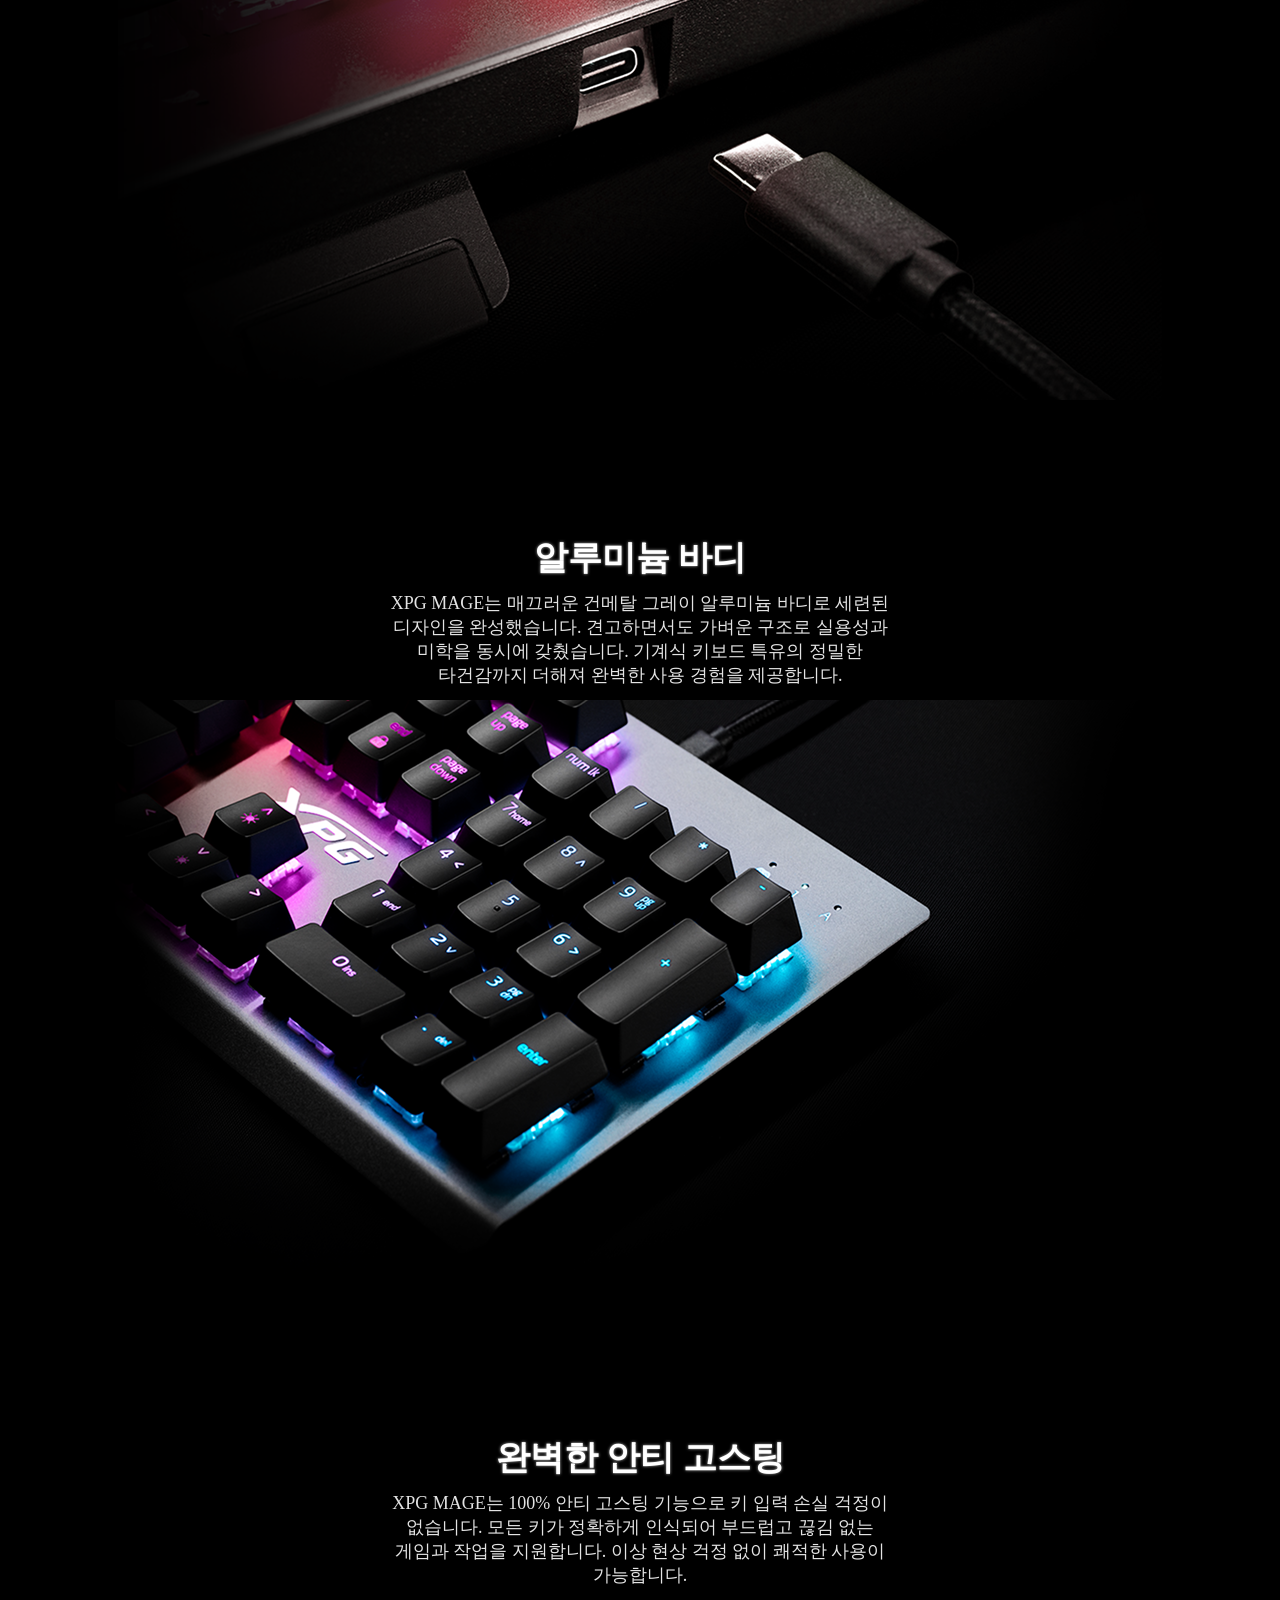
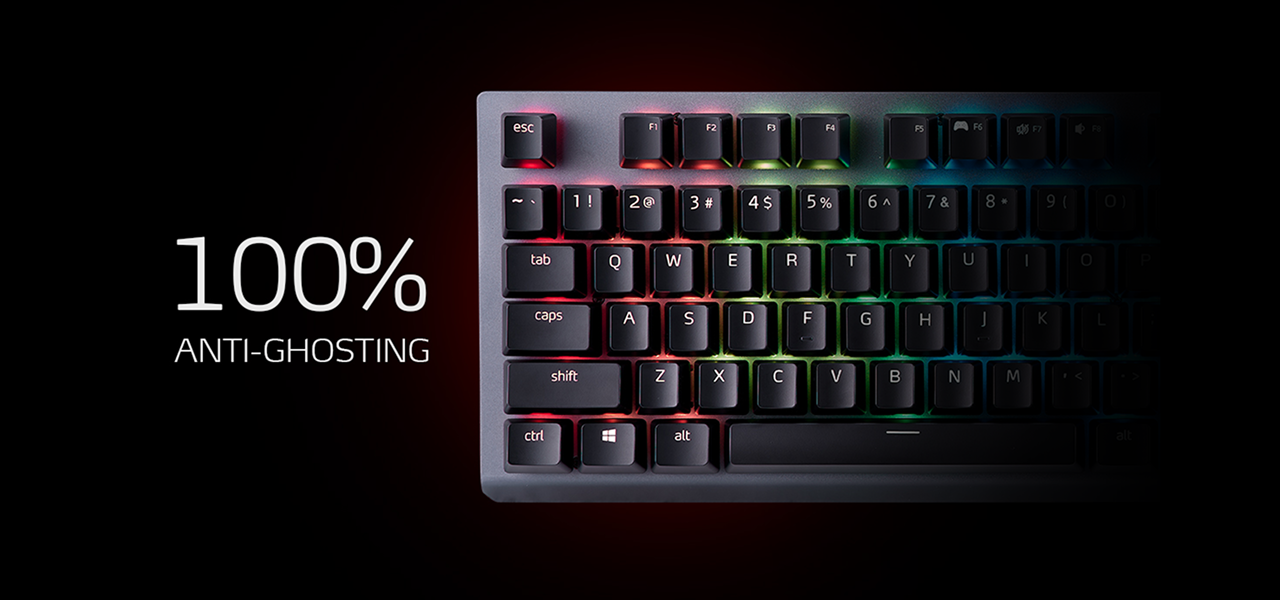
<file: content/detailpage_keyboard.html>
<!DOCTYPE html>
<html lang="ko">

<head>
    <meta charset="UTF-8">
    <meta name="viewport" content="width=device-width, initial-scale=1.0">
    <title>detailpage_keyboard</title>

    <link rel="stylesheet" href="css/detailpage_keyboard.css">

    <script src="../js/jquery-1.12.4.min.js"></script>
    <script src="js/detailpage_keyboard.js"></script>
</head>

<body>
    <header>
        <!-- 헤더에 로고/아이콘 크기는 따로 맞추기 1620px -->


        <div class="share-inner clear">
            <div class="h-logo">
                <h1><a href="../index.html"><img src="../img/xpg-logo.png" alt="XPG"></a></h1>
            </div>

            <nav>
                <ul class="gnb clear">
                    <li>
                        <a href="#">스토리</a>

                        <ul class="lnb">
                            <li><a href="brand.html">연혁</a></li>
                        </ul>
                    </li>

                    <li>
                        <a href="#">제품</a>

                        <ul class="lnb">
                            <li><a href="mouse.html">마우스</a></li>
                            <li><a href="keyboard.html">키보드</a></li>
                            <li><a href="headset.html">헤드셋</a></li>
                            <li><a href="case.html">케이스</a></li>
                            <li><a href="#">SSD</a></li>
                        </ul>
                    </li>

                    <li>
                        <a href="user.html">고객지원</a>

                        <ul class="lnb">
                            <li><a href="#">문의하기</a></li>
                            <li><a href="#">고객센터</a></li>
                            <li><a href="#">소프트웨어</a></li>
                        </ul>
                    </li>

                    <li>
                        <a href="comunity.html">커뮤니티</a>
                    </li>
                </ul>
            </nav>

            <div id="h-icon">
                <a href=""><img src="../img/search.png" alt="검색"></a>
                <a href=""><img src="../img/user.png" alt="검색"></a>
                <a href=""><img src="../img/support.png" alt="검색"></a>
            </div>
        </div>
    </header>

    <section class="page1">
        <div class="p-title">
            <div class="p-content">
                <div class="p-imgbox">
                    <img src="img/detailkeyboard1.png" alt="메인 키보드 이미지">
                </div>

                <div class="p-txt">
                    <p class="label">GAMING MOUSE</p>
                    <div class="title">
                        <h2>MAGE</h2>
                        <p class="subtitle">빠른 타건감, 화려한 RGB, 뛰어난 내구성</p>
                    </div>
                    <p class="desc">
                        XPG 키보드 MEGA는 기계식 스위치로 빠르고 정확한 타건감을 제공합니다.<br>
                        풀 RGB 백라이트와 매크로 설정으로 커스터마이징이 자유롭습니다.<br>
                        내구성 높은 알루미늄 바디로 스타일과 견고함을 모두 갖췄습니다.
                    </p>
                    <div class="buttons">
                        <a href="#">사양 및 세부정보 ▼</a>
                        <a href="#">호환성 ▼</a>
                    </div>
                </div>
            </div>
        </div>
    </section>


    <!-- 슬라이드 페이지! -->
    <!-- section#brand$.page*6>img.b-logo -->

    <section id="brand1" class="page">
        <div class="p-txtbox">
            <h2>XPG PRIME 호환</h2>
            <p>전용 소프트웨어 없는 게이밍 키보드는 마법 없는 마법사와 같습니다. 아무리 외관과 타건음이 좋아도 기능이 제한되기 때문이죠. XPG MAGE는 XPG PRIME 소프트웨어와 호환되어 조명,
                매크로, 키 레이아웃까지 모두 자유롭게 커스터마이징할 수 있습니다.</p>
        </div>

        <img src="img/detailkeyboard2.png" alt="XPG PRIME 호환">
    </section>

    <section id="brand2" class="page">
        <div class="p-txtbox">
            <h2>적축 기계식 키 스위치</h2>
            <p>게이머가 기계식 키보드를 좋아한다는 것은 공공연한 사실입니다.
                그렇기 때문에 XPG MAGE 게이밍 키보드 역시 기계식 키 스위치로 구성되어 있습니다.
                Kailh 적축 리니어 스위치로 매끄럽고 안정적이며 조용하게 게임 플레이 경험을 즐겨보세요.</p>
        </div>

        <img src="img/detailkeyboard3.png" alt="적축 기계식 키 스위치">
    </section>

    <section id="brand3" class="page">
        <div class="p-txtbox">
            <h2>분리형 USB C타입</h2>
            <p>USB-C는 더 이상 방향을 고민하지 않아도 되는 미래형 포트입니다. XPG MAGE는 분리형 USB-C 타입 슬리브 케이블을 채택해 편리한 연결이 가능합니다. 간편하고 세련된 전원 연결로
                사용성과 이동성을 모두 높였습니다.</p>

        </div> <img src="img/detailkeyboard4.png" alt="분리형 USB C타입">
    </section>

    <section id="brand4" class="page">
        <div class="p-txtbox">
            <h2>알루미늄 바디</h2>
            <p>XPG MAGE는 매끄러운 건메탈 그레이 알루미늄 바디로 세련된 디자인을 완성했습니다. 견고하면서도 가벼운 구조로 실용성과 미학을 동시에 갖췄습니다. 기계식 키보드 특유의 정밀한 타건감까지
                더해져 완벽한 사용 경험을 제공합니다.</p>

        </div> <img src="img/detailkeyboard5.png" alt="알루미늄 바디">
    </section>

    <section id="brand5" class="page">
        <div class="p-txtbox">
            <h2>완벽한 안티 고스팅</h2>
            <p>XPG MAGE는 100% 안티 고스팅 기능으로 키 입력 손실 걱정이 없습니다. 모든 키가 정확하게 인식되어 부드럽고 끊김 없는 게임과 작업을 지원합니다. 이상 현상 걱정 없이 쾌적한
                사용이 가능합니다.</p>

        </div> <img src="img/detailkeyboard6.png" alt="완벽한 안티 고스팅">
    </section>

    <!-- 페이저 내비게이션 -->
    <nav class="side-pager">
        <ul>
            <li class="on"><a href="#brand1"><span>MAIN</span></a></li>
            <li><a href="#brand1"><span>XPG PRIME</span></a></li>
            <li><a href="#brand2"><span>KEY SWITCH</span></a></li>
            <li><a href="#brand3"><span>USB</span></a></li>
            <li><a href="#brand4"><span>BODY</span></a></li>
            <li><a href="#brand5"><span>GHOSTING</span></a></li>
        </ul>
    </nav>

</body>

</html>
</file>
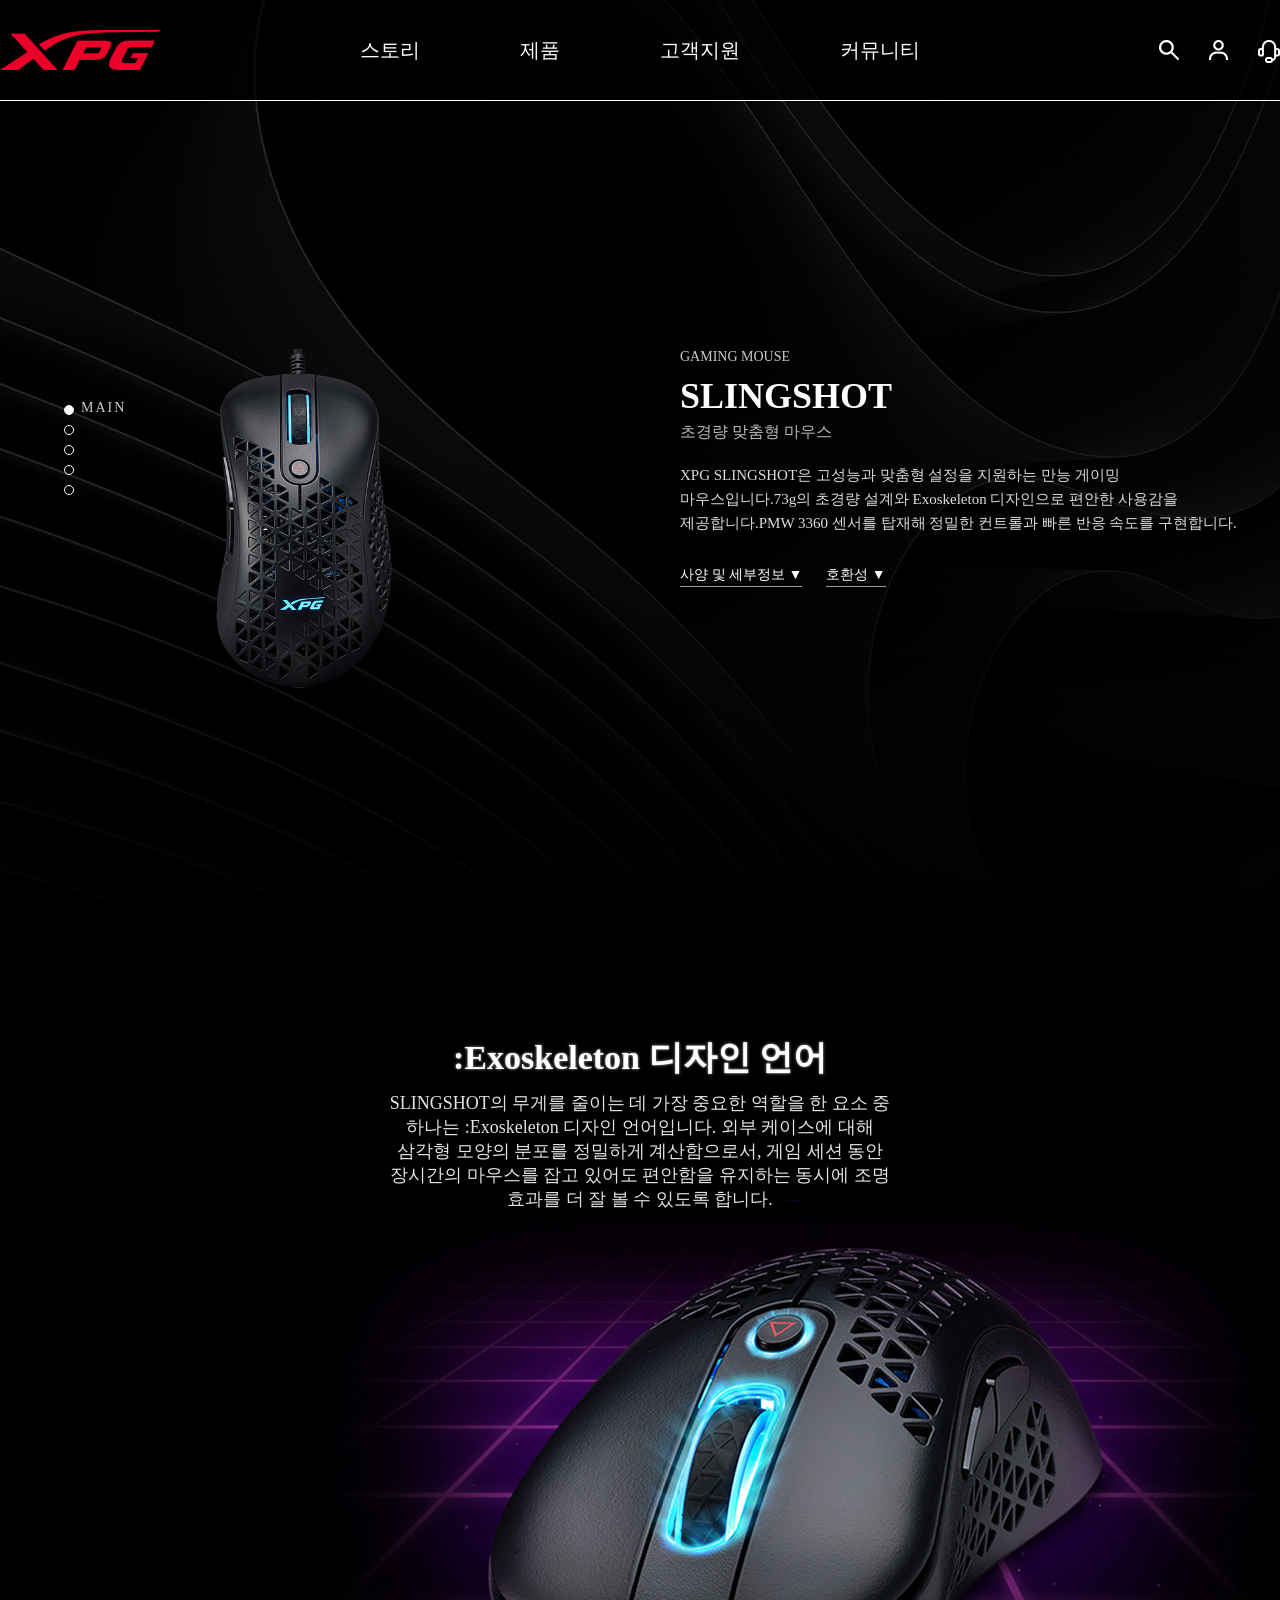
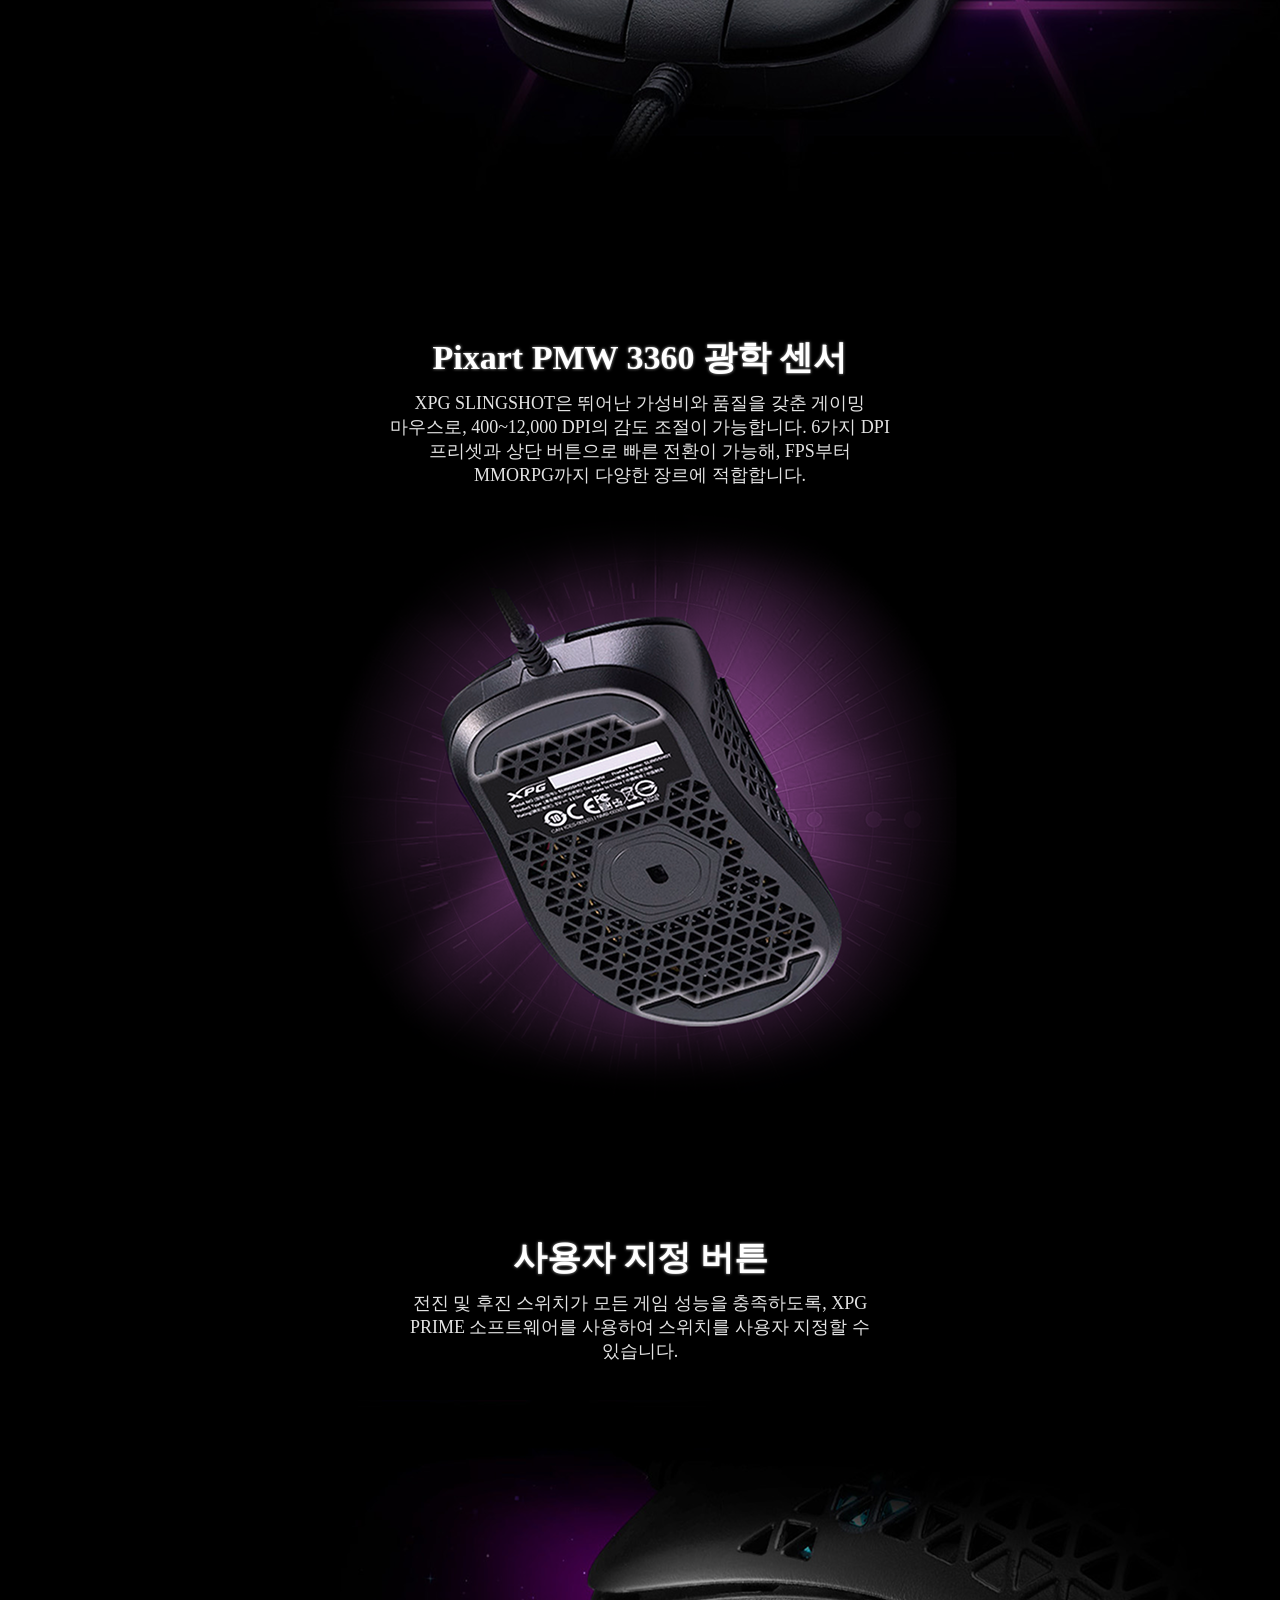
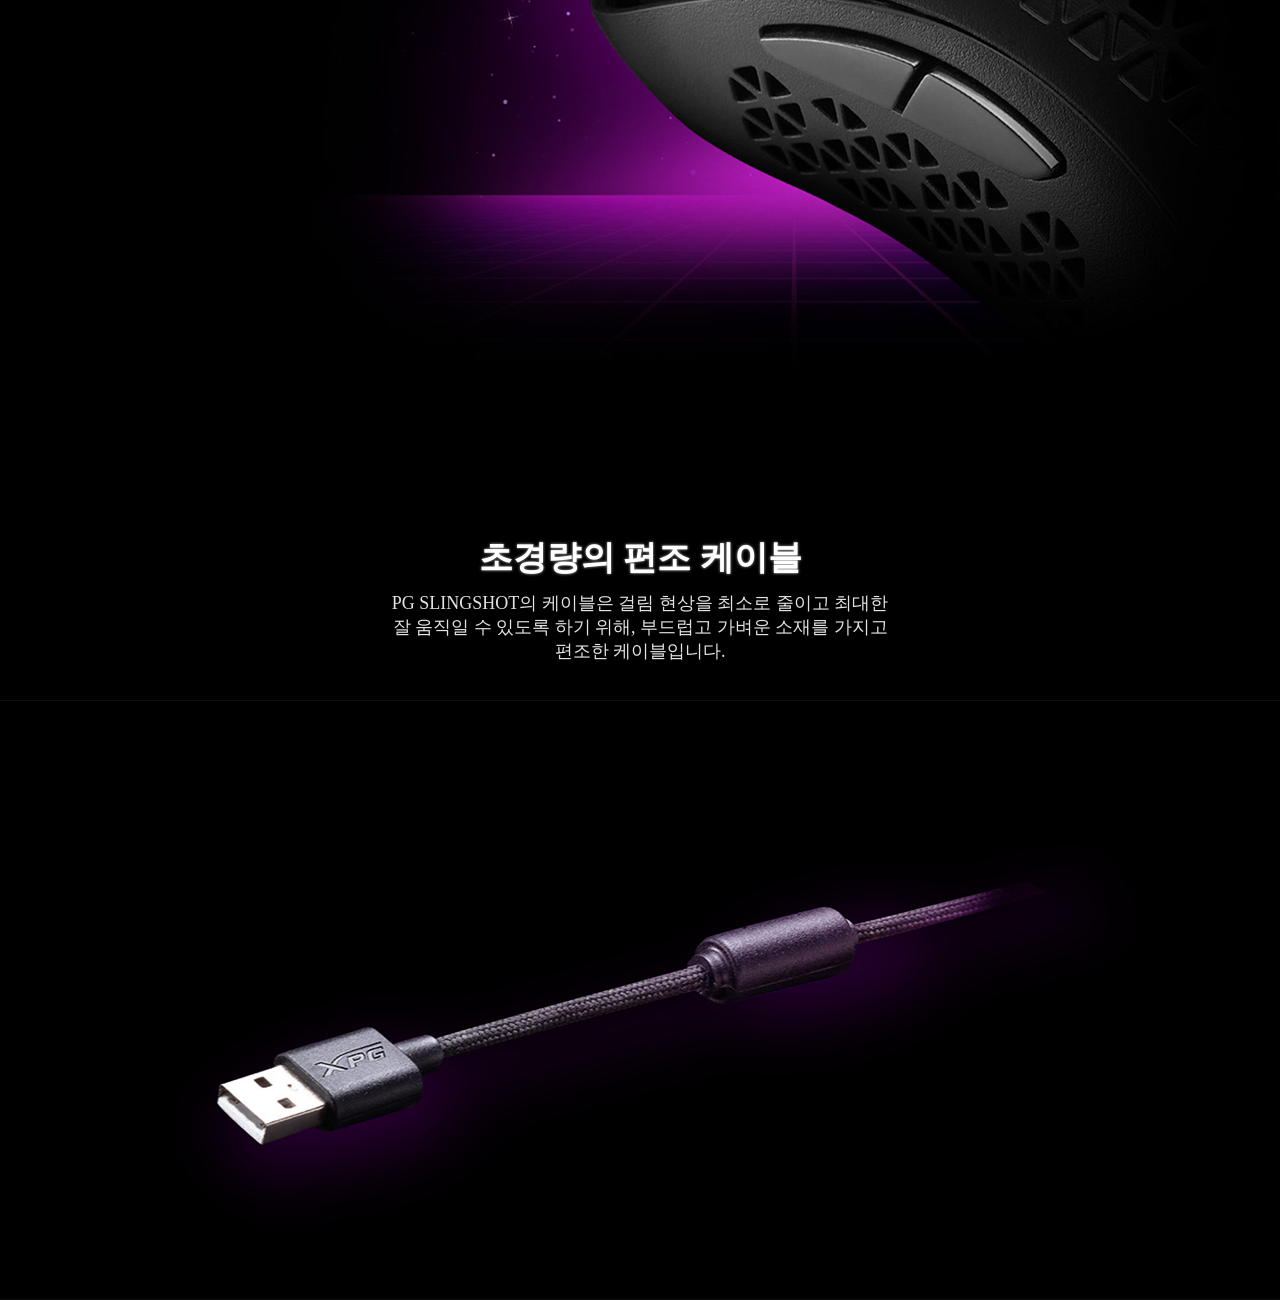
<file: content/detailpage_mouse.html>
<!DOCTYPE html>
<html lang="ko">

<head>
    <meta charset="UTF-8">
    <meta name="viewport" content="width=device-width, initial-scale=1.0">
    <title>detailpage_mouse</title>

    <link rel="stylesheet" href="css/detailpage_mouse.css">

    <script src="../js/jquery-1.12.4.min.js"></script>
    <script src="js/detailpage_keyboard.js"></script>


</head>

<body>
    <header>
        <!-- 헤더에 로고/아이콘 크기는 따로 맞추기 1620px -->


        <div class="share-inner clear">
            <div class="h-logo">
                <h1><a href="../index.html"><img src="../img/xpg-logo.png" alt="XPG"></a></h1>
            </div>

            <nav>
                <ul class="gnb clear">
                    <li>
                        <a href="#">스토리</a>

                        <ul class="lnb">
                            <li><a href="brand.html">연혁</a></li>
                        </ul>
                    </li>

                    <li>
                        <a href="#">제품</a>

                        <ul class="lnb">
                            <li><a href="mouse.html">마우스</a></li>
                            <li><a href="keyboard.html">키보드</a></li>
                            <li><a href="headset.html">헤드셋</a></li>
                            <li><a href="case.html">케이스</a></li>
                            <li><a href="#">SSD</a></li>
                        </ul>
                    </li>

                    <li>
                        <a href="user.html">고객지원</a>

                        <ul class="lnb">
                            <li><a href="#">문의하기</a></li>
                            <li><a href="#">고객센터</a></li>
                            <li><a href="#">소프트웨어</a></li>
                        </ul>
                    </li>

                    <li>
                        <a href="comunity.html">커뮤니티</a>
                    </li>
                </ul>
            </nav>

            <div id="h-icon">
                <a href=""><img src="../img/search.png" alt="검색"></a>
                <a href=""><img src="../img/user.png" alt="검색"></a>
                <a href=""><img src="../img/support.png" alt="검색"></a>
            </div>
        </div>
    </header>

    <section class="page1">
        <div class="p-title">
            <div class="p-content">
                <div class="p-imgbox">
                    <img src="img/detailmouse1.png" alt="메인 키보드 이미지">
                </div>

                <div class="p-txt">
                    <p class="label">GAMING MOUSE</p>
                    <div class="title">
                        <h2>SLINGSHOT</h2>
                        <p class="subtitle">초경량 맞춤형 마우스</p>
                    </div>
                    <p class="desc">
                        XPG SLINGSHOT은 고성능과 맞춤형 설정을 지원하는 만능 게이밍 마우스입니다.73g의 초경량 설계와 Exoskeleton 디자인으로 편안한 사용감을 제공합니다.PMW
                        3360 센서를 탑재해 정밀한 컨트롤과 빠른 반응 속도를 구현합니다.
                    </p>
                    <div class="buttons">
                        <a href="#">사양 및 세부정보 ▼</a>
                        <a href="#">호환성 ▼</a>
                    </div>
                </div>
            </div>
        </div>
    </section>


    <!-- 슬라이드 페이지! -->
    <!-- section#brand$.page*6>img.b-logo -->

    <section id="brand1" class="page">
        <div class="p-txtbox">
            <h2>:Exoskeleton 디자인 언어</h2>
            <p>SLINGSHOT의 무게를 줄이는 데 가장 중요한 역할을 한 요소 중 하나는 :Exoskeleton 디자인 언어입니다.
                외부 케이스에 대해 삼각형 모양의 분포를 정밀하게 계산함으로서,
                게임 세션 동안 장시간의 마우스를 잡고 있어도 편안함을 유지하는 동시에 조명 효과를 더 잘 볼 수 있도록 합니다.</p>
        </div>

        <img src="img/detailmouse2.png" alt=":Exoskeleton 디자인 언어">
    </section>

    <section id="brand2" class="page">
        <div class="p-txtbox">
            <h2>Pixart PMW 3360 광학 센서</h2>
            <p>XPG SLINGSHOT은 뛰어난 가성비와 품질을 갖춘 게이밍 마우스로, 400~12,000 DPI의 감도 조절이 가능합니다. 6가지 DPI 프리셋과 상단 버튼으로 빠른 전환이 가능해,
                FPS부터 MMORPG까지 다양한 장르에 적합합니다.</p>
        </div>

        <img src="img/detailmouse3.png" alt="Pixart PMW 3360 광학 센서">
    </section>

    <section id="brand3" class="page">
        <div class="p-txtbox">
            <h2>사용자 지정 버튼</h2>
            <p>전진 및 후진 스위치가 모든 게임 성능을 충족하도록,
                XPG PRIME 소프트웨어를 사용하여 스위치를 사용자 지정할 수 있습니다.</p>

        </div> <img src="img/detailmouse4.png" alt="사용자 지정 버튼">
    </section>

    <section id="brand4" class="page">
        <div class="p-txtbox">
            <h2>초경량의 편조 케이블</h2>
            <p>PG SLINGSHOT의 케이블은 걸림 현상을 최소로 줄이고 최대한 잘 움직일 수 있도록 하기 위해,
                부드럽고 가벼운 소재를 가지고 편조한 케이블입니다.</p>

        </div> <img src="img/detailmouse5.png" alt="초경량의 편조 케이블">
    </section>

    <!-- 페이저 내비게이션 -->
    <nav class="side-pager">
        <ul>
            <li class="on"><a href="#brand1"><span>MAIN</span></a></li>
            <li><a href="#brand1"><span>EXOSKELETON</span></a></li>
            <li><a href="#brand2"><span>SENSOR</span></a></li>
            <li><a href="#brand3"><span>CUSOTM BUTTON</span></a></li>
            <li><a href="#brand4"><span>CABLE</span></a></li>
        </ul>
    </nav>

</body>

</html>
</file>
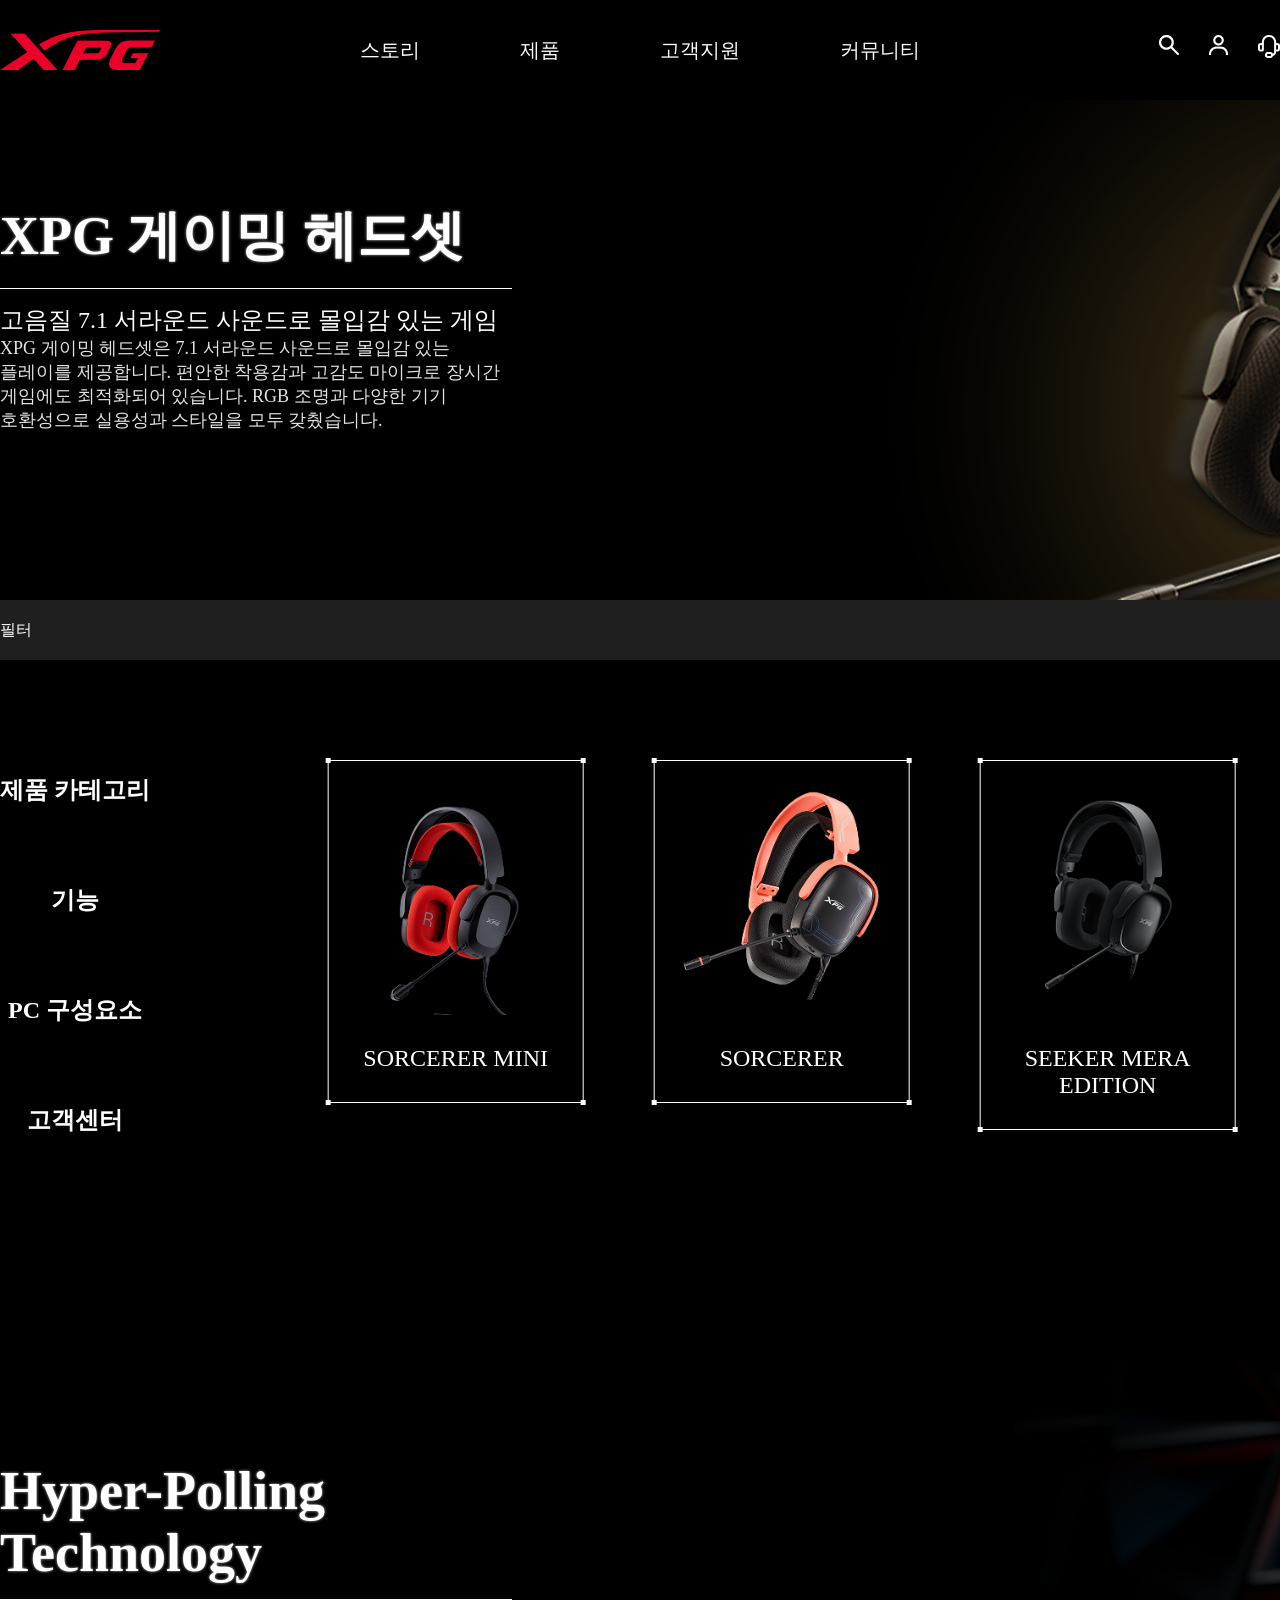
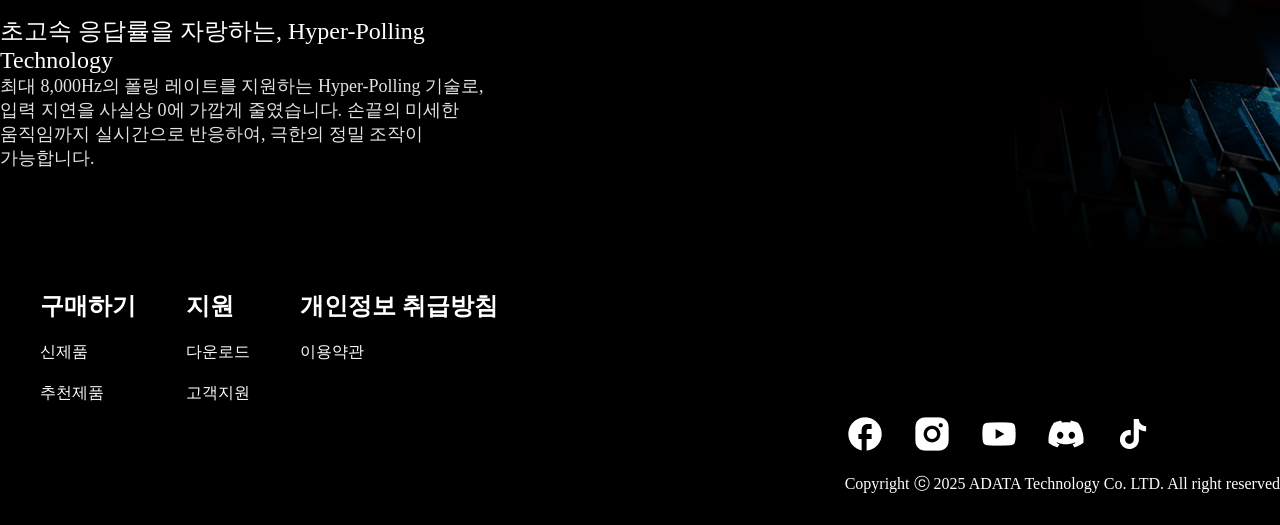
<file: content/headset.html>
<!DOCTYPE html>
<html lang="ko">

<head>
    <meta charset="UTF-8">
    <meta name="viewport" content="width=device-width, initial-scale=1.0">
    <title>gear_keyboard</title>

    <link rel="stylesheet" href="css/gear_headset.css">

    <script src="../js/jquery-1.12.4.min.js"></script>

    <script src="js/gear.js"></script>
</head>

<body>
    <header>
        <div class="share-inner clear">
            <div class="h-logo">
                <h1><a href="../index.html"><img src="img/xpg-logo.png" alt="XPG"></a></h1>
            </div>

            <nav>
                <ul class="gnb clear">
                    <li>
                        <a href="#">스토리</a>

                        <ul class="lnb">
                            <li><a href="brand.html">연혁</a></li>
                        </ul>
                    </li>

                    <li>
                        <a href="#">제품</a>

                        <ul class="lnb">
                            <li><a href="mouse.html">마우스</a></li>
                            <li><a href="keyboard.html">키보드</a></li>
                            <li><a href="headset.html">헤드셋</a></li>
                            <li><a href="case.html">케이스</a></li>
                            <li><a href="#">SSD</a></li>
                        </ul>
                    </li>

                    <li>
                        <a href="#">고객지원</a>

                        <ul class="lnb">
                            <li><a href="#">문의하기</a></li>
                            <li><a href="#">고객센터</a></li>
                            <li><a href="#">소프트웨어</a></li>
                        </ul>
                    </li>

                    <li>
                        <a href="comunity.html">커뮤니티</a>
                    </li>
                </ul>
            </nav>

            <div class="h-icon">
                <a href=""><img src="../img/search.png" alt="검색"></a>
                <a href=""><img src="../img/user.png" alt="검색"></a>
                <a href=""><img src="../img/support.png" alt="검색"></a>
            </div>
        </div>
    </header>


    <section>
        <div class="m-banner">
            <h1>배너</h1>

            <div class="inner">
                <div id="bannerTxt" class="m-txt">
                    <h2>XPG 게이밍 헤드셋</h2>

                    <h3>고음질 7.1 서라운드 사운드로 몰입감 있는 게임</h3>

                    <p>
                        XPG 게이밍 헤드셋은 7.1 서라운드 사운드로 몰입감 있는 플레이를 제공합니다. 편안한 착용감과 고감도 마이크로 장시간 게임에도 최적화되어 있습니다. RGB 조명과 다양한
                        기기 호환성으로 실용성과 스타일을 모두 갖췄습니다.
                    </p>
                </div>
            </div>
        </div>
    </section>

    <section>
        <div class="filter">
            <div class="inner">
                <p>필터</p>
            </div>
        </div>
    </section>

    <section class="gear clear">
        <div class="inner">
            <nav id="menu">
                <ul class="list">
                    <li>
                        <a href="#">제품 카테고리</a>

                        <ul class="lnb-2">
                            <li><a href="mouse.html">마우스</a></li>
                            <li><a href="keyboard.html">키보드</a></li>
                            <li><a href="headset.html">헤드셋</a></li>
                            <li><a href="case.html">케이스</a></li>
                            <li><a href="#">SSD</a></li>
                        </ul>
                    </li>

                    <li>
                        <a href="#">기능</a>

                        <ul class="lnb-2">
                            <li><a href="#">유선</a></li>
                            <li><a href="#">무선</a></li>
                        </ul>
                    </li>

                    <li>
                        <a href="#">PC 구성요소</a>

                        <ul class="lnb-2">
                            <li><a href="#">파워서플라이</a></li>
                            <li><a href="#">CPU 쿨러</a></li>
                            <li><a href="#">PC 케이스</a></li>
                        </ul>
                    </li>

                    <li>
                        <a href="#">고객센터</a>
                    </li>
                </ul>
            </nav>
        </div>


        <div class="headset">
            <div class="inner">
                <div class="h-content clear">
                    <div class="wrapper">
                        <div class="border-box">
                            <a href="#"><img src="img/headsetgear1.png" alt="ALPHA"></a>

                            <div class="img-txt">
                                <p>SORCERER MINI</p>
                            </div>
                        </div>
                    </div>

                    <div class="wrapper">
                        <div class="border-box">
                            <a href="#"><img src="img/headsetgear2.png" alt="PRIMER"></a>

                            <div class="img-txt">
                                <p>SORCERER</p>
                            </div>
                        </div>
                    </div>

                    <div class="wrapper">
                        <div class="border-box">
                            <a href="#"><img src="img/headsetgear3.png" alt="SLINGSHOT"></a>

                            <div class="img-txt">
                                <p>SEEKER MERA
                                    EDITION</p>
                            </div>
                        </div>
                    </div>
                </div>
            </div>
        </div>
    </section>

    <section>
        <div class="b-banner">
            <h1>배너</h1>

            <div class="inner">
                <div class="b-txt">
                    <h2>Hyper-Polling Technology</h2>

                    <h3>초고속 응답률을 자랑하는, Hyper-Polling Technology</h3>

                    <p>
                        최대 8,000Hz의 폴링 레이트를 지원하는 Hyper-Polling 기술로,
                        입력 지연을 사실상 0에 가깝게 줄였습니다. 손끝의 미세한 움직임까지 실시간으로 반응하여,
                        극한의 정밀 조작이 가능합니다.
                    </p>
                </div>
            </div>
        </div>
    </section>


    <footer>
        <div class="f-container clear">
            <div class="inner">
                <nav class="f-txtbox clear">
                    <ul class="f-txt">
                        <li>
                            <h2>구매하기</h2>
                        </li>
                        <li><a href="#">신제품</a></li>
                        <li><a href="#">추천제품</a></li>
                    </ul>

                    <ul class="f-txt">
                        <li>
                            <h2>지원</h2>
                        </li>
                        <li><a href="#">다운로드</a></li>
                        <li><a href="#">고객지원</a></li>
                    </ul>

                    <ul class="f-txt">
                        <li>
                            <h2>개인정보 취급방침</h2>
                        </li>
                        <li><a href="#">이용약관</a></li>
                    </ul>
                </nav>

                <nav class="f-iconbox">
                    <ul class="f-icon clear">
                        <li><a href="#"><img src="../img/facebook.png" alt="페이스북"></a></li>
                        <li><a href="#"><img src="../img/insta.png" alt="인스타"></a></li>
                        <li><a href="#"><img src="../img/youtube.png" alt="유튜브"></a></li>
                        <li><a href="#"><img src="../img/discord.png" alt="디스코드"></a></li>
                        <li><a href="#"><img src="../img/tictok.png" alt="틱톡"></a></li>
                    </ul>

                    <p>
                        Copyright ⓒ 2025 ADATA Technology Co. LTD. All right reserved
                    </p>
                </nav>

            </div>
        </div>
    </footer>

</body>

</html>
</file>
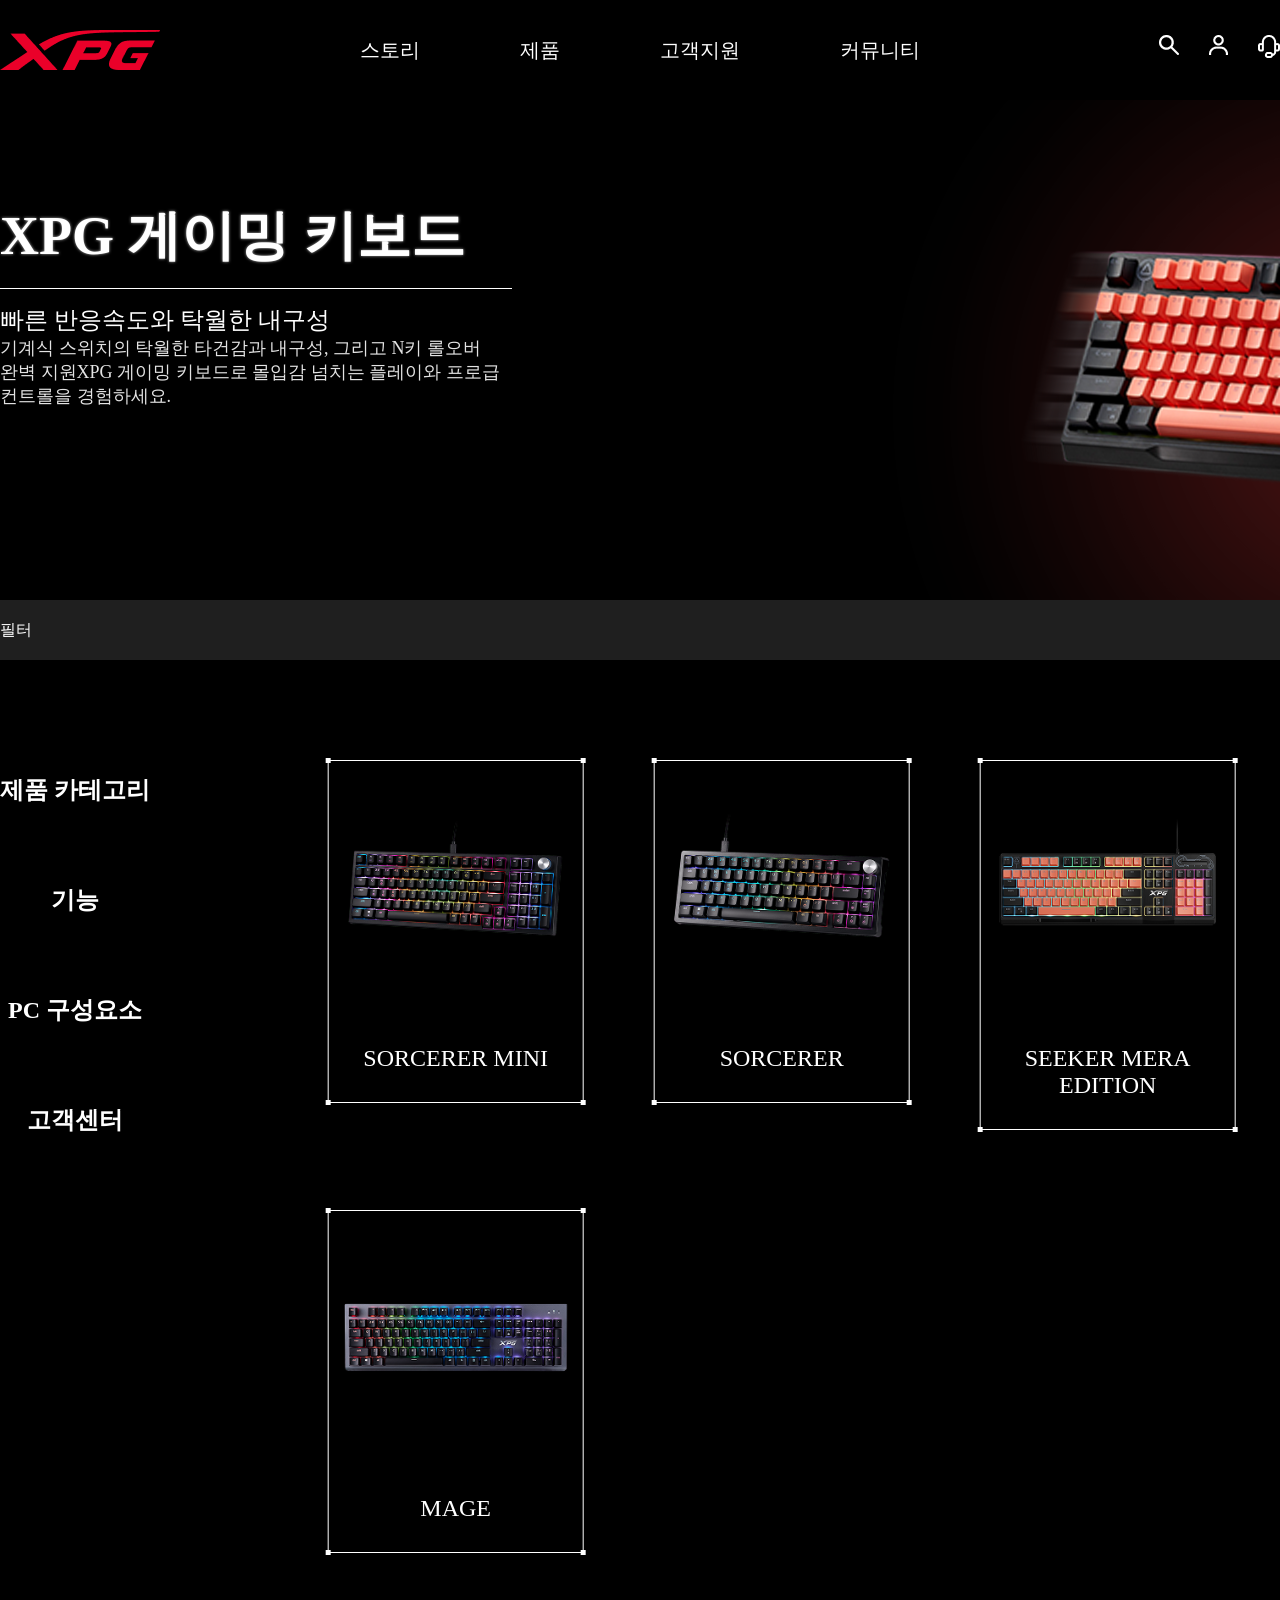
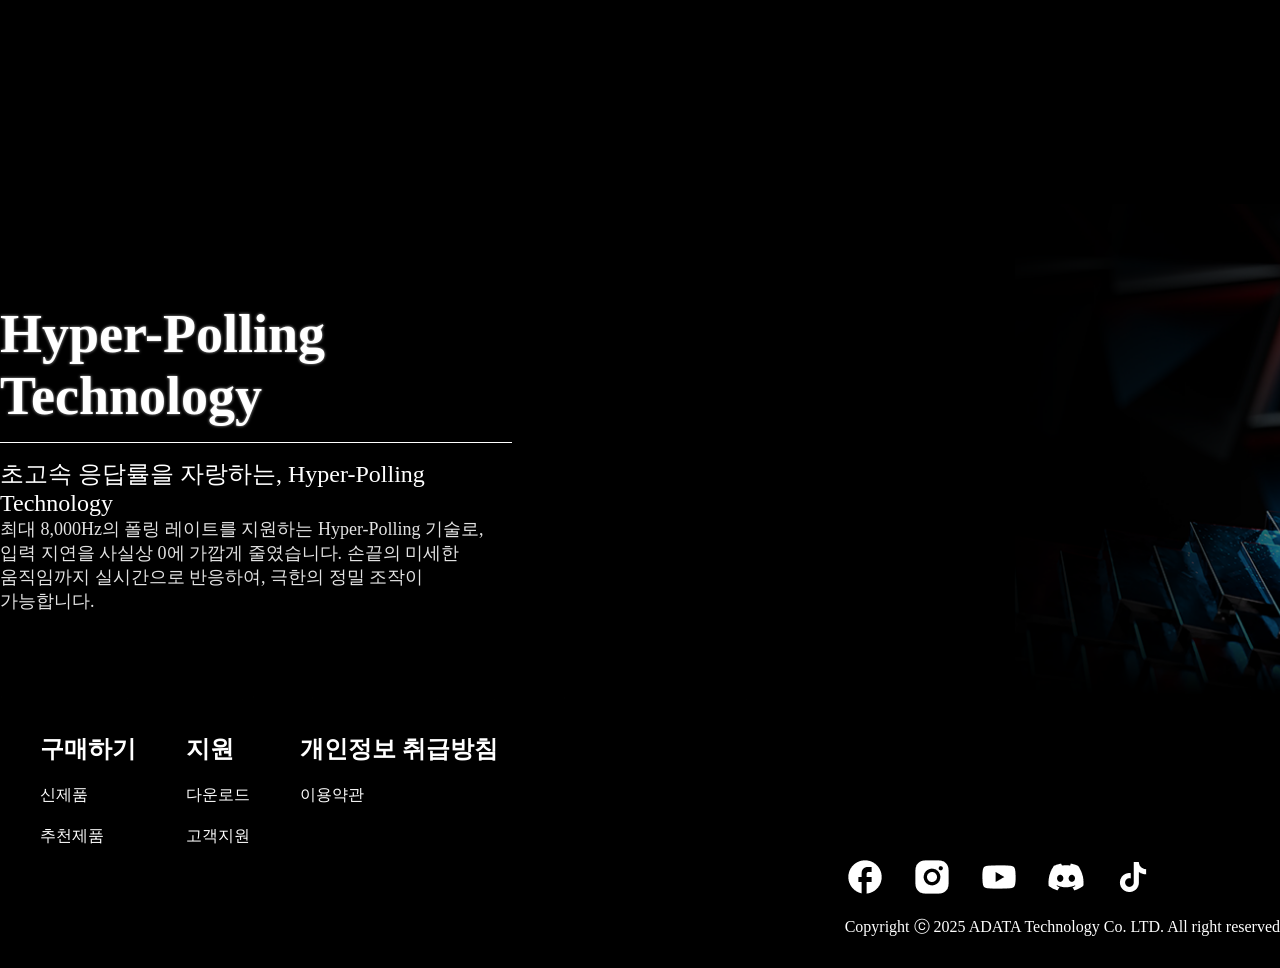
<file: content/keyboard.html>
<!DOCTYPE html>
<html lang="ko">

<head>
    <meta charset="UTF-8">
    <meta name="viewport" content="width=device-width, initial-scale=1.0">
    <title>gear_keyboard</title>

    <link rel="stylesheet" href="css/gear_keyboard.css">

    <script src="../js/jquery-1.12.4.min.js"></script>

    <script src="js/gear.js"></script>
</head>

<body>
    <header>
        <div class="share-inner clear">
            <div class="h-logo">
                <h1><a href="../index.html"><img src="img/xpg-logo.png" alt="XPG"></a></h1>
            </div>

            <nav>
                <ul class="gnb clear">
                    <li>
                        <a href="#">스토리</a>

                        <ul class="lnb">
                            <li><a href="brand.html">연혁</a></li>
                        </ul>
                    </li>

                    <li>
                        <a href="#">제품</a>

                        <ul class="lnb">
                            <li><a href="mouse.html">마우스</a></li>
                            <li><a href="keyboard.html">키보드</a></li>
                            <li><a href="headset.html">헤드셋</a></li>
                            <li><a href="case.html">케이스</a></li>
                            <li><a href="#">SSD</a></li>
                        </ul>
                    </li>

                    <li>
                        <a href="user.html">고객지원</a>

                        <ul class="lnb">
                            <li><a href="#">문의하기</a></li>
                            <li><a href="#">고객센터</a></li>
                            <li><a href="#">소프트웨어</a></li>
                        </ul>
                    </li>

                    <li>
                        <a href="comunity.html">커뮤니티</a>
                    </li>
                </ul>
            </nav>

            <div class="h-icon">
                <a href=""><img src="../img/search.png" alt="검색"></a>
                <a href=""><img src="../img/user.png" alt="검색"></a>
                <a href=""><img src="../img/support.png" alt="검색"></a>
            </div>
        </div>
    </header>


    <section>
        <div class="m-banner">
            <h1>배너</h1>

            <div class="inner">
                <div id="bannerTxt" class="m-txt">
                    <h2>XPG 게이밍 키보드</h2>

                    <h3>빠른 반응속도와 탁월한 내구성</h3>

                    <p>
                        기계식 스위치의 탁월한 타건감과 내구성, 그리고 N키 롤오버 완벽 지원XPG 게이밍 키보드로 몰입감 넘치는 플레이와 프로급 컨트롤을 경험하세요.
                    </p>
                </div>
            </div>
        </div>
    </section>

    <section>
        <div class="filter">
            <div class="inner">
                <p>필터</p>
            </div>
        </div>
    </section>

    <section class="gear clear">
        <div class="inner">
            <nav id="menu">
                <ul class="list">
                    <li>
                        <a href="#">제품 카테고리</a>

                        <ul class="lnb-2">
                            <li><a href="mouse.html">마우스</a></li>
                            <li><a href="keyboard.html">키보드</a></li>
                            <li><a href="headset.html">헤드셋</a></li>
                            <li><a href="#">케이스</a></li>
                            <li><a href="#">SSD</a></li>
                        </ul>
                    </li>

                    <li>
                        <a href="#">기능</a>

                        <ul class="lnb-2">
                            <li><a href="#">유선</a></li>
                            <li><a href="#">무선</a></li>
                        </ul>
                    </li>

                    <li>
                        <a href="#">PC 구성요소</a>

                        <ul class="lnb-2">
                            <li><a href="#">파워서플라이</a></li>
                            <li><a href="#">CPU 쿨러</a></li>
                            <li><a href="#">PC 케이스</a></li>
                        </ul>
                    </li>

                    <li>
                        <a href="#">고객센터</a>
                    </li>
                </ul>
            </nav>
        </div>


        <div class="keyboard">
            <div class="inner">
                <div class="k-content clear">
                    <div class="wrapper">
                        <div class="border-box">
                            <a href="#"><img src="img/keyboardgear1.png" alt="ALPHA"></a>

                            <div class="img-txt">
                                <p>SORCERER MINI</p>
                            </div>
                        </div>
                    </div>

                    <div class="wrapper">
                        <div class="border-box">
                            <a href="#"><img src="img/keyboardgear2.png" alt="PRIMER"></a>

                            <div class="img-txt">
                                <p>SORCERER</p>
                            </div>
                        </div>
                    </div>

                    <div class="wrapper">
                        <div class="border-box">
                            <a href="#"><img src="img/keyboardgear3.png" alt="SLINGSHOT"></a>

                            <div class="img-txt">
                                <p>SEEKER MERA
                                    EDITION</p>
                            </div>
                        </div>
                    </div>

                    <div class="wrapper">
                        <div class="border-box">
                            <a href="../content/detailpage_keyboard.html"><img src="img/keyboardgear4.png" alt="SLINGSHOT MERA
                                    EDITION"></a>

                            <div class="img-txt">
                                <p>MAGE</p>
                            </div>
                        </div>
                    </div>
                </div>
            </div>
        </div>
    </section>

    <section>
        <div class="b-banner">
            <h1>배너</h1>

            <div class="inner">
                <div class="b-txt">
                    <h2>Hyper-Polling Technology</h2>

                    <h3>초고속 응답률을 자랑하는, Hyper-Polling Technology</h3>

                    <p>
                        최대 8,000Hz의 폴링 레이트를 지원하는 Hyper-Polling 기술로,
                        입력 지연을 사실상 0에 가깝게 줄였습니다. 손끝의 미세한 움직임까지 실시간으로 반응하여,
                        극한의 정밀 조작이 가능합니다.
                    </p>
                </div>
            </div>
        </div>
    </section>


    <footer>
        <div class="f-container clear">
            <div class="inner">
                <nav class="f-txtbox clear">
                    <ul class="f-txt">
                        <li>
                            <h2>구매하기</h2>
                        </li>
                        <li><a href="#">신제품</a></li>
                        <li><a href="#">추천제품</a></li>
                    </ul>

                    <ul class="f-txt">
                        <li>
                            <h2>지원</h2>
                        </li>
                        <li><a href="#">다운로드</a></li>
                        <li><a href="#">고객지원</a></li>
                    </ul>

                    <ul class="f-txt">
                        <li>
                            <h2>개인정보 취급방침</h2>
                        </li>
                        <li><a href="#">이용약관</a></li>
                    </ul>
                </nav>

                <nav class="f-iconbox">
                    <ul class="f-icon clear">
                        <li><a href="#"><img src="../img/facebook.png" alt="페이스북"></a></li>
                        <li><a href="#"><img src="../img/insta.png" alt="인스타"></a></li>
                        <li><a href="#"><img src="../img/youtube.png" alt="유튜브"></a></li>
                        <li><a href="#"><img src="../img/discord.png" alt="디스코드"></a></li>
                        <li><a href="#"><img src="../img/tictok.png" alt="틱톡"></a></li>
                    </ul>

                    <p>
                        Copyright ⓒ 2025 ADATA Technology Co. LTD. All right reserved
                    </p>
                </nav>

            </div>
        </div>
    </footer>

</body>

</html>
</file>
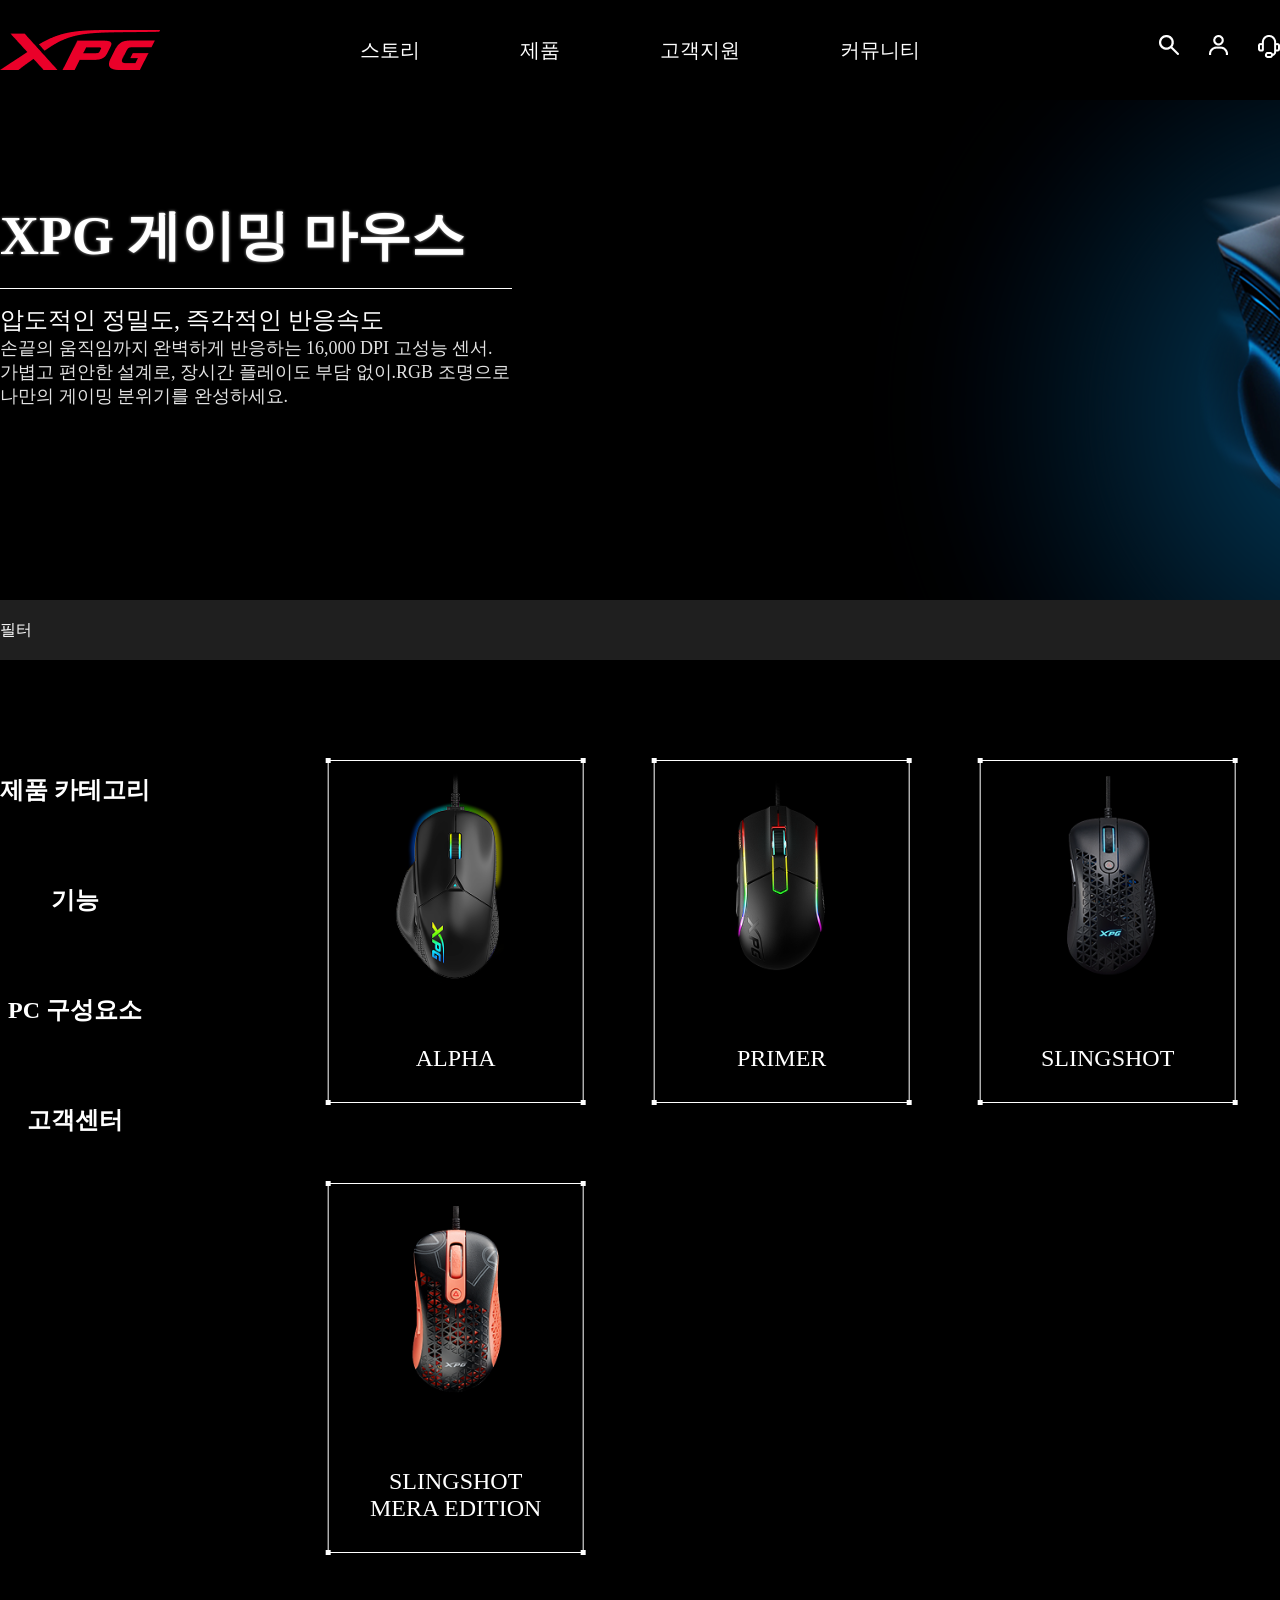
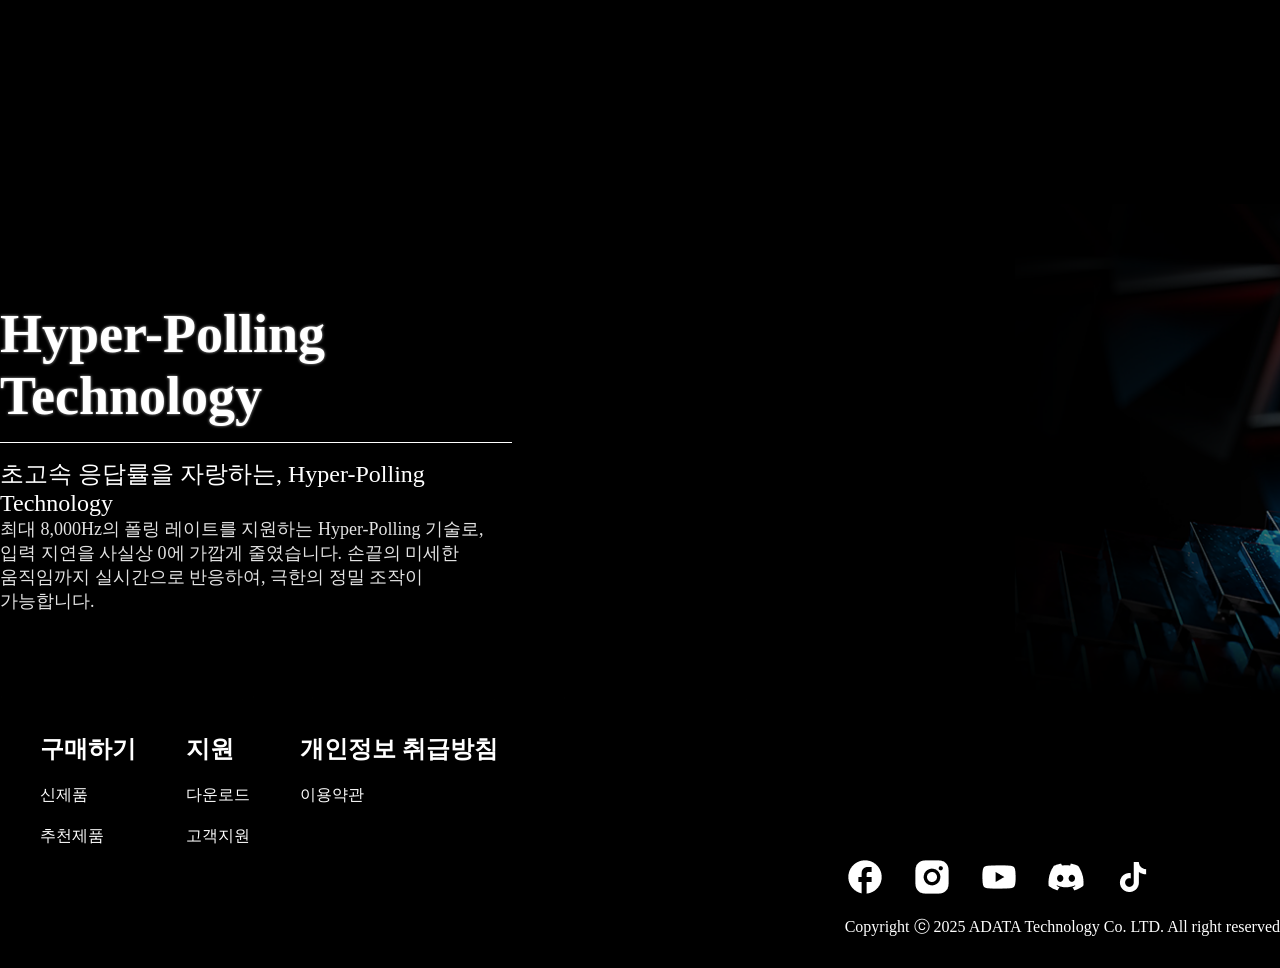
<file: content/mouse.html>
<!DOCTYPE html>
<html lang="ko">

<head>
    <meta charset="UTF-8">
    <meta name="viewport" content="width=device-width, initial-scale=1.0">
    <title>gear_mouse</title>

    <link rel="stylesheet" href="css/gear_mouse.css">

    <script src="../js/jquery-1.12.4.min.js"></script>
    
    <script src="js/gear.js"></script>
</head>

<body>
    <header>
        <div class="share-inner clear">
            <div class="h-logo">
                <h1><a href="../index.html"><img src="img/xpg-logo.png" alt="XPG"></a></h1>
            </div>

            <nav>
                <ul class="gnb clear">
                    <li>
                        <a href="#">스토리</a>

                        <ul class="lnb">
                            <li><a href="brand.html">연혁</a></li>
                        </ul>
                    </li>

                    <li>
                        <a href="#">제품</a>

                        <ul class="lnb">
                            <li><a href="mouse.html">마우스</a></li>
                            <li><a href="keyboard.html">키보드</a></li>
                            <li><a href="headset.html">헤드셋</a></li>
                            <li><a href="case.html">케이스</a></li>
                            <li><a href="#">SSD</a></li>
                        </ul>
                    </li>

                    <li>
                        <a href="user.html">고객지원</a>

                        <ul class="lnb">
                            <li><a href="#">문의하기</a></li>
                            <li><a href="#">고객센터</a></li>
                            <li><a href="#">소프트웨어</a></li>
                        </ul>
                    </li>

                    <li>
                        <a href="comunity.html">커뮤니티</a>
                    </li>
                </ul>
            </nav>

            <div class="h-icon">
                <a href=""><img src="../img/search.png" alt="검색"></a>
                <a href=""><img src="../img/user.png" alt="검색"></a>
                <a href=""><img src="../img/support.png" alt="검색"></a>
            </div>
        </div>
    </header>


    <section>
        <div class="m-banner">
            <h1>배너</h1>

            <div class="inner">
                <div id="bannerTxt" class="m-txt">
                    <h2>XPG 게이밍 마우스</h2>

                    <h3>압도적인 정밀도, 즉각적인 반응속도</h3>

                    <p>
                        손끝의 움직임까지 완벽하게 반응하는 16,000 DPI 고성능 센서.가볍고 편안한 설계로, 장시간 플레이도 부담 없이.RGB 조명으로 나만의 게이밍 분위기를 완성하세요.
                    </p>
                </div>
            </div>
        </div>
    </section>

    <section>
        <div class="filter">
            <div class="inner">
                <p>필터</p>
            </div>
        </div>
    </section>

    <section class="gear clear">
        <div class="inner">
            <nav id="menu">
                <ul class="list">
                    <li>
                        <a href="#">제품 카테고리</a>

                        <ul class="lnb-2">
                            <li><a href="#">마우스</a></li>
                            <li><a href="#">키보드</a></li>
                            <li><a href="#">마우스 패드</a></li>
                            <li><a href="#">헤드셋</a></li>
                            <li><a href="#">게이밍 의자</a></li>
                        </ul>
                    </li>

                    <li>
                        <a href="#">기능</a>

                        <ul class="lnb-2">
                            <li><a href="#">유선</a></li>
                            <li><a href="#">무선</a></li>
                        </ul>
                    </li>

                    <li>
                        <a href="#">PC 구성요소</a>

                        <ul class="lnb-2">
                            <li><a href="#">파워서플라이</a></li>
                            <li><a href="#">CPU 쿨러</a></li>
                            <li><a href="#">PC 케이스</a></li>
                        </ul>
                    </li>

                    <li>
                        <a href="#">고객센터</a>
                    </li>
                </ul>
            </nav>
        </div>


        <div class="mouse">
            <div class="inner">
                <div class="m-content clear">
                    <div class="wrapper">
                        <div class="border-box">
                            <a href="#"><img src="img/mousegear1.png" alt="ALPHA"></a>

                            <div class="img-txt">
                                <p>ALPHA</p>
                            </div>
                        </div>
                    </div>

                    <div class="wrapper">
                        <div class="border-box">
                            <a href="#"><img src="img/mousegear2.png" alt="PRIMER"></a>

                            <div class="img-txt">
                                <p>PRIMER</p>
                            </div>
                        </div>
                    </div>

                    <div class="wrapper">
                        <div class="border-box">
                            <a href="../content/detailpage_mouse.html"><img src="img/mousegear3.png" alt="SLINGSHOT"></a>

                            <div class="img-txt">
                                <p>SLINGSHOT</p>
                            </div>
                        </div>
                    </div>

                    <div class="wrapper">
                        <div class="border-box">
                            <a href="#"><img src="img/mousegear4.png" alt="SLINGSHOT MERA
                                    EDITION"></a>

                            <div class="img-txt">
                                <p>SLINGSHOT MERA
                                    EDITION</p>
                            </div>
                        </div>
                    </div>
                </div>
            </div>
        </div>
    </section>

    <section>
        <div class="b-banner">
            <h1>배너</h1>

            <div class="inner">
                <div class="b-txt">
                    <h2>Hyper-Polling Technology</h2>

                    <h3>초고속 응답률을 자랑하는, Hyper-Polling Technology</h3>

                    <p>
                        최대 8,000Hz의 폴링 레이트를 지원하는 Hyper-Polling 기술로,
                        입력 지연을 사실상 0에 가깝게 줄였습니다. 손끝의 미세한 움직임까지 실시간으로 반응하여,
                        극한의 정밀 조작이 가능합니다.
                    </p>
                </div>
            </div>
        </div>
    </section>


    <footer>
        <div class="f-container clear">
            <div class="inner">
                <nav class="f-txtbox clear">
                    <ul class="f-txt">
                        <li>
                            <h2>구매하기</h2>
                        </li>
                        <li><a href="#">신제품</a></li>
                        <li><a href="#">추천제품</a></li>
                    </ul>

                    <ul class="f-txt">
                        <li>
                            <h2>지원</h2>
                        </li>
                        <li><a href="#">다운로드</a></li>
                        <li><a href="#">고객지원</a></li>
                    </ul>

                    <ul class="f-txt">
                        <li>
                            <h2>개인정보 취급방침</h2>
                        </li>
                        <li><a href="#">이용약관</a></li>
                    </ul>
                </nav>

                <nav class="f-iconbox">
                    <ul class="f-icon clear">
                        <li><a href="#"><img src="../img/facebook.png" alt="페이스북"></a></li>
                        <li><a href="#"><img src="../img/insta.png" alt="인스타"></a></li>
                        <li><a href="#"><img src="../img/youtube.png" alt="유튜브"></a></li>
                        <li><a href="#"><img src="../img/discord.png" alt="디스코드"></a></li>
                        <li><a href="#"><img src="../img/tictok.png" alt="틱톡"></a></li>
                    </ul>

                    <p>
                        Copyright ⓒ 2025 ADATA Technology Co. LTD. All right reserved
                    </p>
                </nav>

            </div>
        </div>
    </footer>

</body>

</html>
</file>
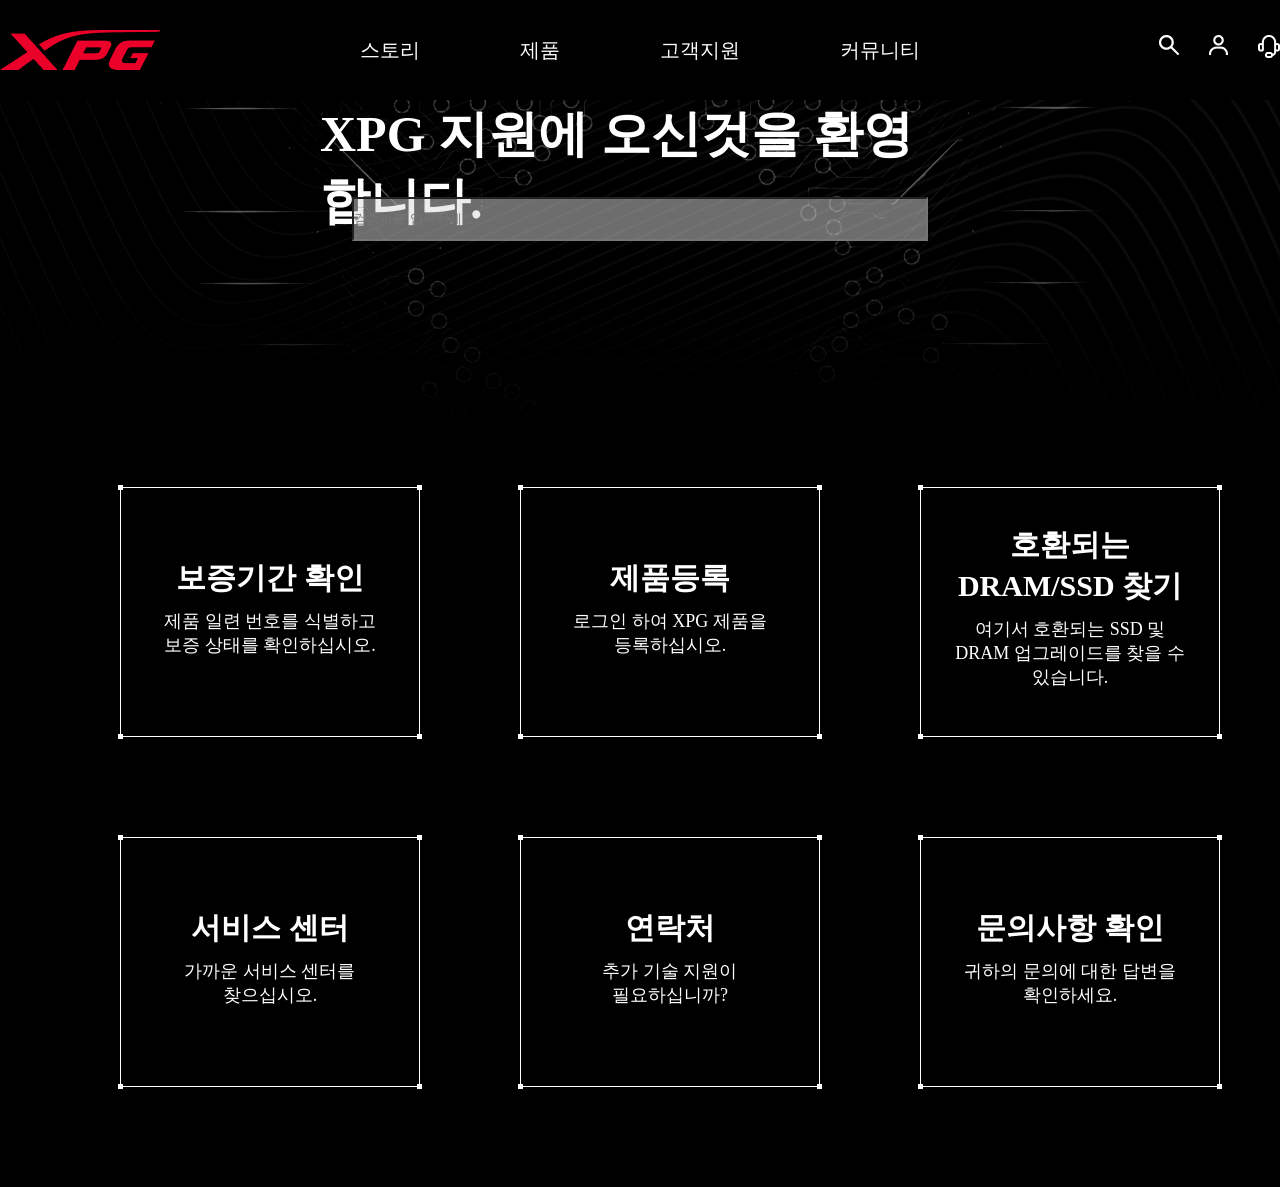
<file: content/user.html>
<!DOCTYPE html>
<html lang="ko">

<head>
    <meta charset="UTF-8">
    <meta name="viewport" content="width=device-width, initial-scale=1.0">
    <title>고객지원</title>

    <link rel="stylesheet" href="../css/reset.css">
    <link rel="stylesheet" href="../css/header.css">
    <link rel="stylesheet" href="css/user.css">

    <script src="js/jquery-1.12.4.min.js"></script>
    <script src="js/user.js"></script>
</head>

<body>
    <header>
        <div class="share-inner clear">
            <div class="h-logo">
                <h1><a href="../index.html"><img src="img/xpg-logo.png" alt="XPG"></a></h1>
            </div>

            <nav>
                <ul class="gnb clear">
                    <li>
                        <a href="brand.html">스토리</a>

                        <ul class="lnb">
                            <li><a href="#">연혁</a></li>
                        </ul>
                    </li>

                    <li>
                        <a href="#">제품</a>

                        <ul class="lnb">
                            <li><a href="mouse.html">마우스</a></li>
                            <li><a href="keyboard.html">키보드</a></li>
                            <li><a href="headset.html">헤드셋</a></li>
                            <li><a href="case.html">케이스</a></li>
                            <li><a href="#">SSD</a></li>
                        </ul>
                    </li>

                    <li>
                        <a href="#">고객지원</a>

                        <ul class="lnb">
                            <li><a href="#">문의하기</a></li>
                            <li><a href="#">고객센터</a></li>
                            <li><a href="#">소프트웨어</a></li>
                        </ul>
                    </li>

                    <li>
                        <a href="comunity.html">커뮤니티</a>
                    </li>
                </ul>
            </nav>

            <div class="h-icon">
                <a href=""><img src="../img/search.png" alt="검색"></a>
                <a href=""><img src="../img/user.png" alt="유저"></a>
                <a href=""><img src="../img/support.png" alt="고객지원"></a>
            </div>
        </div>
    </header>

    <section>
        <div class="banner">
            <img src="img/user-banner.png" alt="">

            <fieldset>
                <h2>XPG 지원에 오신것을 환영합니다.</h2>

                <legend>
                    <input type="search" placeholder="검색어를 입력하세요.">

                </legend>
            </fieldset>
        </div>
    </section>

    <section>
        <div class="g-content">
            <div class="inner">
                <div class="gear clear">
                    <div class="wrapper">
                        <div class="border-box">
                            <div class="txt-box">
                                <h2><a href="#">보증기간 확인</a></h2>

                                <p>
                                    제품 일련 번호를 식별하고
                                    보증 상태를 확인하십시오.
                                </p>
                            </div>
                        </div>
                    </div>

                    <div class="wrapper">
                        <div class="border-box">
                            <div class="txt-box">
                                <h2><a href="#">제품등록</a></h2>

                                <p>
                                    로그인 하여 XPG 제품을
                                    등록하십시오.
                                </p>
                            </div>
                        </div>
                    </div>

                    <div class="wrapper">
                        <div class="border-box">
                            <div class="txt-box">
                                <h2><a href="#">호환되는 DRAM/SSD 찾기</a></h2>

                                <p>
                                    여기서 호환되는 SSD 및
                                    DRAM 업그레이드를 찾을 수
                                    있습니다.
                                </p>
                            </div>
                        </div>
                    </div>

                    <div class="wrapper">
                        <div class="border-box">
                            <div class="txt-box">
                                <h2><a href="#">서비스 센터</a></h2>

                                <p>
                                    가까운 서비스 센터를
                                    찾으십시오.
                                </p>
                            </div>
                        </div>
                    </div>

                    <div class="wrapper">
                        <div class="border-box">
                            <div class="txt-box">
                                <h2><a href="#">연락처</a></h2>

                                <p>
                                    추가 기술 지원이
                                    필요하십니까?
                                </p>
                            </div>
                        </div>
                    </div>

                    <div class="wrapper">
                        <div class="border-box">
                            <div class="txt-box">
                                <h2><a href="#">문의사항 확인</a></h2>

                                <p>
                                    귀하의 문의에 대한 답변을
                                    확인하세요.
                                </p>
                            </div>
                        </div>
                    </div>
                </div>
            </div>
        </div>
    </section>


</body>

</html>
</file>
<file: css/header.css>
@charset "utf-8";

/* header.css */

/*------------------- header --------------- */
header {
    width: 100%;
    height: 100px;

    position: fixed;
    z-index: 9999;
    top: 0;
    left: 0;

    background-color: rgba(0, 0, 0, 0.7);
    /* outline: 2px solid red; */
}

.share-inner {
    width: 100%;
    max-width: 1620px;
    margin: 0 auto;
    /* outline: 2px solid blue; */

    position: relative;
}

header .h-logo {}

.h-logo>h1 {}

.h-logo>h1>a {}

.h-logo>h1>a>img {
    float: left;
    /* outline: 2px solid white; */
    display: block;

    padding: 30px 0;
}

header nav {
    position: absolute;

    left: 50%;
    top: 0;

    transform: translateX(-50%);
}

header nav .gnb {}

header nav .gnb>li {
    float: left;
    position: relative;
    /* lnb 기준 */

    /* background-color: blueviolet; */
}

header nav .gnb>li~li {
    margin-left: 80px;
}

header nav .gnb>li>a {
    font-size: 20px;
    line-height: 100px;
    color: white;
    font-weight: 400;
    padding: 0 10px;
}

.gnb li .lnb {
    width: 100px;
    background-color: rgba(0, 0, 0, 0.7);
    border: 1px solid white;
    overflow: hidden;

    position: absolute;

    transform: translateY(-16px);

    display: none;
}

.gnb li .lnb li {
    padding: 10px 0;
}

.gnb li .lnb li a {
    padding: 16px 12px;
}

header .h-icon {
    float: right;
    padding-top: 34.5px;
}

header .h-icon a {}

header .h-icon a img {
    float: left;
    margin-left: 30px;
}
</file>
<file: css/index.css>
@charset "utf-8";
/* new xpg index */



/* 보이는 화면 기준 한 페이지를 잡아야할 때! */
/* html, body {
    width: 100%;
    height: 100%;
    overflow: hidden;

    outline: 2px solid red;
} */






/* --------------- main --------------------- */
main {
    padding-top: 100px;

    width: 100%;
    height: 1080px;

    background-image: url(../img/main-bg.png);
    background-repeat: no-repeat;
    background-size: cover;

    position: relative;

    margin-bottom: 30px;
}


.m-inner {
    width: 100%;
    height: 100%;
    max-width: 1620px;
    margin: 0 auto;
    /* outline: 2px solid blue; */
    position: relative;
}

main .m-banner a {
    font-size: 0;
}

main .m-banner img {
    position: absolute;

    right: 5%;
    top: 15%;
}



/* 스르륵 나오기 위한 구현 초기설정 */
.m-imgbox img,
.banner-txt {
    opacity: 0;
    transform: translateY(30px);
    transition: all 0.8s ease;
}

.m-imgbox.active img,
.banner-txt.active {
    opacity: 1;
    transform: translateY(0);
}

main .banner-txt {
    position: absolute;
    top: 15%;
    left: 10%;
    transform: translateY(-40%);
}

main .banner-txt h1 {
    font-size: 60px;
    text-shadow: 0px 0px 3px rgba(255, 255, 255, 0.7);
}

main .banner-txt h1::after {
    content: "";
    width: 1px;
    display: block;
    margin: 20px;
}

main .banner-txt p {
    font-size: 22px;
    text-shadow: 0px 0px 3px rgba(255, 255, 255, 0.7);
}

main .mouse-icon {
    position: absolute;

    left: 50%;
    bottom: 40%;
}

main .mouse-icon img {
    position: relative;
    animation-name: move;
    animation-duration: 4s;
    animation-iteration-count: infinite;
    /* 무한반복 */
    animation-direction: alternate;
}

@keyframes move {
    0% {
        left: 0;
        top: 0;
    }

    25% {
        top: 0;
    }

    50% {
        top: 50px;
    }

    75% {
        top: 50px;
    }

    100% {
        left: 0;
        top: 0;
    }
}

/* 개발자 도구로 줄일때 오른쪽 여백 생기는거 물어보기 */

/*------------------- button --------------- */
.btn-grp {
    width: 180px;
    height: 60px;
    line-height: 55px;

    position: relative;
    left: 0;
    top: 30px;

    cursor: pointer;
}

.btn-grp p:hover {}

.btn-box {
    border: 1px solid white;
    width: 100%;
    height: 100%;
    box-sizing: border-box;
}

/* 테두리 모서리 박스 */
.btn-box::before {
    content: "";
    width: 5px;
    height: 5px;
    background-color: white;
    display: block;

    position: absolute;
    left: -3px;
    top: -3px;
}

.btn-box::after {
    content: "";
    width: 5px;
    height: 5px;
    background-color: white;
    display: block;

    position: absolute;
    right: -3px;
    bottom: -3px;
}

.btn-box .btn::before {
    content: "";
    width: 5px;
    height: 5px;
    background-color: white;
    display: block;

    position: absolute;
    right: -3px;
    top: -3px;
}

.btn-box .btn::after {
    content: "";
    width: 5px;
    height: 5px;
    background-color: white;
    display: block;

    position: absolute;
    left: -3px;
    bottom: -3px;
}

.btn-grp .btn-box {
    background-image: url(../img/buttonimg.png);
    background-color: rgba(0, 187, 255, 0.4);
}

.btn-grp .btn-box .btn {
    text-align: center;
}

.btn-grp .btn-box .btn a {
    font-size: 24px;
    font-weight: 600;
}

.btn-box::before,
.btn-box::after,
.btn-box .btn::before,
.btn-box .btn::after {
    z-index: 1;
}

.btn-box,
.btn-box .btn,
.btn-box .btn a {
    position: relative;
    z-index: 2;
}


.btn-box:hover {
    transform: scaleX(1.05) scaleY(1.05);
    transition: all 0.3s ease-in;
    background-color: rgba(0, 187, 255, 0.6);
}









/* ------------------------- 텍스트 ------------------------------ */
.t-content {
    /* outline: 2px solid red; */
    margin-bottom: 150px;
}

.t-content .t-box {
    float: left;
    width: calc(25% - 25px);
    display: none;

    margin-left: 33px;
    /* outline: 2px solid red; */
}


.t-content .t-box:first-child {
    margin-left: 0;
}

.t-content .t-box img {}

.t-content .t-box .txt {}

/* ------------- custom ---------------- */

.c-content {
    /* outline: 2px solid blue; */
    margin-bottom: 150px;
}

.c-banner {
    width: 100%;
    height: 600px;
    background-image: url(../img/custom.png);
    background-repeat: no-repeat;
    background-size: cover;

    position: relative;
    overflow: hidden;
}

.c-banner>p {
    font-size: 0;
}


/* 자바스크립트 이미지  */

.c-banner img {
    position: absolute;
    right: 2%;
    top: 5%;
    transform: translateX(300px);
    opacity: 0;
    transition: transform 0.6s ease-in, opacity 0.6s ease-in;
}

.c-banner img.active {
    transform: translateX(0);
    opacity: 1;
}

.c-inner {
    width: 100%;
    max-width: 1280px;
    height: 100%;
    margin: 0 auto;
    padding: 0 20px;

    /* outline: 2px solid lime; */
    position: relative;
}

.c-title {
    position: absolute;

    left: -70%;
    top: 30%;

    transition: all 0.6s ease-in;
    opacity: 0;
    transform: translateY(-30%);
}

/* 자바스크립트 텍스트 */
.c-title .c-txtbox {

}

.c-title .c-txtbox h2 {
    font-size: 30px;
    font-weight: 600;
    text-shadow: 0px 0px 3px rgba(255, 255, 255, 0.7);
    padding-bottom: 5px;
}

.c-title .c-txtbox p {
    font-size: 20px;
    font-weight: 300;
    color: #e3e3e3;
    padding-bottom: 15px;
}

.c-title .c-txtboxtitle {}
.c-title .c-txtboxtitle h3 {}
.c-title .c-txtboxtitle p {
    font-size: 20px;
    font-weight: 300;
    color: #e3e3e3;
    padding-bottom: 10px;
}


/*------------------- button2 --------------- */
.btn-grp2 {
    
    

    position: relative;
    left: 0;
    top: 30px;
}

.btn-grp2 p:hover {}

.btn-box2 {
    border: 1px solid white;
    
    width: 180px;
    line-height: 55px;
    box-sizing: border-box;
    text-align: center;
}

/* 테두리 모서리 박스 */
.btn-box2::before {
    content: "";
    width: 5px;
    height: 5px;
    background-color: white;
    display: block;

    position: absolute;
    left: -3px;
    top: -3px;
}

.btn-box2::after {
    content: "";
    width: 5px;
    height: 5px;
    background-color: white;
    display: block;

    position: absolute;
    right: -3px;
    bottom: -3px;
}

.btn-box2 .btn2::before {
    content: "";
    width: 5px;
    height: 5px;
    background-color: white;
    display: block;

    position: absolute;
    right: -3px;
    top: -3px;
}

.btn-box2 .btn2::after {
    content: "";
    width: 5px;
    height: 5px;
    background-color: white;
    display: block;

    position: absolute;
    left: -3px;
    bottom: -3px;
}

.btn-box2 {
    background-image: url(../img/buttonimg.png);
    background-color: rgba(60, 9, 67, 0.4);
}

.btn-box2 .btn2 {
    text-align: center;
}

.btn-box2 .btn2 a {
    font-size: 24px;
    font-weight: 600;
}

.btn-box2::before,
.btn-box2::after,
.btn-box2 .btn2::before,
.btn-box2 .btn2::after {
    z-index: 1;
}

.btn-box2,
.btn-box2 .btn2,
.btn-box2 .btn2 a {
    position: relative;
    z-index: 2;
}


.btn-box2:hover {
    transform: scaleX(1.05) scaleY(1.05);
    transition: all 0.3s ease-in;
    background-color: rgba(60, 9, 67, 1);
}

/* ------------------------- g-content -------------------------------- */
.g-content {
    margin-bottom: 150px;
}

.g-content .g-title {}

.g-content .g-title h2 {
    font-size: 30px;
    font-weight: 600;
    text-shadow: 0px 0px 3px rgba(255, 255, 255, 0.7);
}

.g-content .g-title p {
    font-size: 20px;
    font-weight: 300;
    color: #e3e3e3;
    margin-bottom: 30px;
}


/*------------------------- 테두리/gear ---------------------------*/
.gear {}

.gear .wrapper {
    width: calc(20% - 20px);


    float: left;
    position: relative;

    margin-left: 25px;
    /* 가상요소의 기준!!!!! */

    /* outline: 1px solid lime; */
}

.gear .wrapper:first-child {
    margin-left: 0;
}

.border-box {
    border: 1px solid white;
    padding: 20px;
    /* margin: 5px; */

    width: 100%;
    box-sizing: border-box;

    position: relative;
    /* 가상요소의 기준!! */
}

.border-box img {
    display: block;
    width: 100%;
    height: auto;
    transition: transform 0.4s ease, opacity 0.4s ease;
}

.border-box:hover img {
    transform: scale(1.1) translateY(-5px);
}

/* 테두리 모서리 사각형 */
/* 왼쪽 상단 */
.gear .wrapper::before {
    content: "";
    display: block;
    width: 5px;
    height: 5px;
    background-color: white;

    position: absolute;
    left: -2px;
    top: -2px;
}

/* 오른쪽 하단 */
.gear .wrapper::after {
    content: "";
    display: block;
    width: 5px;
    height: 5px;
    background-color: white;

    position: absolute;
    right: -2px;
    bottom: -2px;
}

/* 오른쪽 상단 */
.gear .wrapper .border-box::before {
    content: "";
    display: block;
    width: 5px;
    height: 5px;
    background-color: white;

    position: absolute;
    right: -3px;
    top: -3px;
}

/* 왼쪽 하단 */
.gear .wrapper .border-box::after {
    content: "";
    display: block;
    width: 5px;
    height: 5px;
    background-color: white;

    position: absolute;
    left: -3px;
    bottom: -3px;
}



/*-------------------------- softwear --------------------------*/
.s-content {
    margin-bottom: 150px;
}

.s-content .s-title {}

.s-content .s-title h2 {
    font-size: 30px;
    font-weight: 600;
    text-shadow: 0px 0px 3px rgba(255, 255, 255, 0.7);
}

.s-content .s-title p {
    font-size: 20px;
    font-weight: 300;
    color: #e3e3e3;
    margin-bottom: 30px;
}


/*-------------------------- softwear 테두리 --------------------------*/

.s-content .wrapper2 {
    /* width: calc(33.33% - 13.33px); */
    width: 32%;

    float: left;
    position: relative;

    /* box-sizing: border-box; */
    /* 가상요소의 기준!!!!! */

    /* outline: 1px solid lime; */
}

.s-content .wrapper2~.wrapper2 {
    /* margin-left: 20px; */
    margin-left: 2%;
}

.border-box2 {
    border: 1px solid white;
    /* margin: 5px; */

    width: 100%;
    box-sizing: border-box;

    position: relative;

    /* 가상요소의 기준!! */
}

/* 테두리 모서리 사각형 */
/* 왼쪽 상단 */
.s-content .wrapper2::before {
    content: "";
    display: block;
    width: 5px;
    height: 5px;
    background-color: white;
    z-index: 999;

    position: absolute;
    left: -2px;
    top: -2px;
}

/* 오른쪽 하단 */
.s-content .wrapper2::after {
    content: "";
    display: block;
    width: 5px;
    height: 5px;
    background-color: white;

    position: absolute;
    right: -2px;
    bottom: -2px;
}

/* 오른쪽 상단 */
.s-content .wrapper2 .border-box2::before {
    content: "";
    display: block;
    width: 5px;
    height: 5px;
    background-color: white;

    position: absolute;
    right: -3px;
    top: -3px;
}

/* 왼쪽 하단 */
.s-content .wrapper2 .border-box2::after {
    content: "";
    display: block;
    width: 5px;
    height: 5px;
    background-color: white;

    position: absolute;
    left: -3px;
    bottom: -3px;
}

.border-box2 a {
    display: block;
    overflow: hidden;
}
.border-box2 a img {
    width: 100%;
    display: block;

    transition: all 0.6s;
}
.border-box2:hover img {
    transform: scale(1.2);
}
.border-box2 .img-txt {
    padding: 10px;
   /*  display: none; */
}
.border-box2 .img-txt h3 {
    font-size: 20px;
}
.border-box2 .img-txt p {
    font-size: 18px;
}

/* .wrapper2:hover .img-txt {
    display: block;
} */

/* --------------- new ------------------- */

/* 자바스크립트 적용 . active */
.n-container {
    /* outline: 2px solid red; */
}

.n-container .n-banner {
    width: 100%;
    height: 600px;
    background-image: url(../img/new\ banner.png);
    background-repeat: no-repeat;
    background-size: cover;

    position: relative;
}


.n-banner img {
    display: block;
    position: absolute;
    right: 5%;
    top: 50%;
    transform: translateY(-50%);
    opacity: 0;
    transition: all 0.6s ease-in;
}

.n-banner img.active {
    transform: translateY(-50%);
    opacity: 1;
}

.n-banner .n-inner {
    width: 100%;
    max-width: 1280px;
    height: 100%;
    margin: 0 auto;
    padding: 0 20px;
    /* outline: 2px solid plum; */

    position: relative;
}

.n-banner .n-inner .n-titlebox {
    position: absolute;

    left: -60%;
    top: 50%;

    transition: all 0.6s ease-in;
    opacity: 0;

    transform: translateY(-30%);
}

.n-banner .n-inner .n-titlebox h2 {
    font-size: 30px;
    font-weight: 600;
    text-shadow: 0px 0px 3px rgba(255, 255, 255, 0.7);
    padding-bottom: 5px;
}

.n-banner .n-inner .n-titlebox p {
    font-size: 20px;
    font-weight: 300;
    color: #e3e3e3;
    padding-bottom: 15px;
}



/* -------------new banner -------------------- */

.n-content {
    /* outline: 2px solid blue; */
    margin-bottom: 150px;
}
.n-content > div > div{ /* n-txtbox, n-txtbox2, n-txtbox3 */
    width: 100%;
    max-width: 1280px;
    margin: 0 auto;
    padding: 0 20px;
    /* outline: 2px solid lime; */
}

.n-content > div > div h2 {
    font-size: 28px;
}

/* ------------------------------------------newcontent1 */

/* 자바스크립트 적용 . active */
.n-content1 {
    padding-top: 50px;
    border-bottom: 1px solid white;

    opacity: 0;
    transform: translateY(100%);
    transition: all 0.7s ease-out;
}

.n-content1.active {
    opacity: 1;
    transform: translateY(0);
}

.n-txtbox {
    width: 100%;
}

.n-desbox {
    padding-top: 60px;
    width: 40%;
    word-break: keep-all;
    float: right;
}

.n-desbox h2::after {
    content: "";
    display: block;
    width: 100%;
    background-color: white;
    height: 1px;

    margin: 15px 0;
}

.n-txtbox .n-desbox p {
    margin-bottom: 30px;
}

.n-txtbox .n-desbox a {
    font-size: 20px;
    font-weight: 600;
}

.n-txtbox .n-desbox a::after {
    content: ">";
    display: inline-block;
    color: white;
    width: 3px;
    height: 3px;

    margin-left: 5px;
}

.n-imgbox {
    width: 60%;
}

.n-imgbox img {
    float: left;

    transform: translateX(15%);
}

/* ------------------------------------------newcontent2 */


/* 자바스크립트 적용 . active */
.n-content2 {
    padding-top: 70px;
    border-bottom: 1px solid white;

    opacity: 0;
    transform: translateY(100%);
    transition: all 0.7s ease-out;
}

.n-content2.active {
    opacity: 1;
    transform: translateY(0);
}

.n-txtbox2 {
    width: 100%;
}

.n-desbox2 {
    padding-top: 60px;
    width: 40%;
    word-break: keep-all;
    float: left;
}

.n-desbox2 h2::after {
    content: "";
    display: block;
    width: 100%;
    background-color: white;
    height: 1px;

    margin: 15px 0;
}

.n-txtbox2 .n-desbox2 p {
    margin-bottom: 30px;
}

.n-txtbox2 .n-desbox2 a {
    font-size: 20px;
    font-weight: 600;
}

.n-txtbox2 .n-desbox2 a::after {
    content: ">";
    display: inline-block;
    color: white;
    width: 3px;
    height: 3px;

    margin-left: 5px;
}

.n-imgbox2 {
    width: 60%;
    float: right;
}

.n-imgbox2 img {
    transform: translateX(35%);
}

/* ------------------------------------------newcontent3 */

.n-content3 {
    padding-top: 100px;
    margin-bottom: 100px;

    opacity: 0;
    transform: translateY(100%);
    transition: all 0.7s ease-out;
}

.n-content3.active {
    opacity: 1;
    transform: translateY(0);
}

.n-txtbox3 {
    width: 100%;
}

.n-desbox3 {
    margin-top: 60px;
    width: 40%;
    word-break: keep-all;
    float: right;
}

.n-desbox3 h2::after {
    content: "";
    display: block;
    width: 100%;
    background-color: white;
    height: 1px;

    margin: 15px 0;

}

.n-txtbox3 .n-desbox3 p {
    margin-bottom: 30px;
}

.n-txtbox3 .n-desbox3 a {
    font-size: 20px;
    font-weight: 600;
}

.n-txtbox3 .n-desbox3 a::after {
    content: ">";
    display: inline-block;
    color: white;
    width: 3px;
    height: 3px;

    margin-left: 5px;
}


.n-imgbox3 {
    width: 60%;
    float: left;
}

/* ----------------------------b-container */
.b-container {
    position: relative;
    /* outline: 2px solid blue; */
    width: 100%;
}

.b-container .b-banner {
    width: 100%;
    height: 800px;
    background-image: url(../img/bottombanner.png);
    background-repeat: no-repeat;
    background-size: cover;

    position: relative;
}

.b-container .b-banner p {
    font-size: 0;
}


.b-container .b-txtbox {
    width: 40%;
    /* outline: 2px solid red; */


    position: absolute;

    left: 15%;
    top: 20%;
}

.b-container .b-txtbox .logo {
    margin-bottom: 20px;
}

.b-container .b-txtbox h2 {
    font-size: 34px;
    font-weight: 600;
    margin-bottom: 20px;
}

.b-container .b-txtbox p {
    font-size: 22px;
    font-weight: 300;
    color: #e3e3e3;
}

/* ---------------------------------------- b-btn */

.btn-grp3 {
    width: 180px;
    height: 60px;
    line-height: 55px;

    position: relative;
    left: 0;
    top: 30px;

    cursor: pointer;
}

.btn-grp3 p:hover {}

.btn-box3 {
    border: 1px solid white;
    width: 100%;
    height: 100%;
    box-sizing: border-box;
}

/* 테두리 모서리 박스 */
.btn-box3::before {
    content: "";
    width: 5px;
    height: 5px;
    background-color: white;
    display: block;

    position: absolute;
    left: -3px;
    top: -3px;
}

.btn-box3::after {
    content: "";
    width: 5px;
    height: 5px;
    background-color: white;
    display: block;

    position: absolute;
    right: -3px;
    bottom: -3px;
}

.btn-box3 .btn3::before {
    content: "";
    width: 5px;
    height: 5px;
    background-color: white;
    display: block;

    position: absolute;
    right: -3px;
    top: -3px;
}

.btn-box3 .btn3::after {
    content: "";
    width: 5px;
    height: 5px;
    background-color: white;
    display: block;

    position: absolute;
    left: -3px;
    bottom: -3px;
}

.btn-grp3 .btn-box3 {
    background-image: url(../img/buttonimg.png);
    background-color: rgba(255, 0, 28, 0.3);
}

.btn-grp3 .btn-box3 .btn3 {
    text-align: center;
}

.btn-grp3 .btn-box3 .btn3 p {}

.btn-grp3 .btn-box3 .btn3 p a {
    font-size: 24px;
    font-weight: 600;
}

.btn-box3::before,
.btn-box3::after,
.btn-box3 .btn3::before,
.btn-box3 .btn3::after {
    z-index: 1;
}

.btn-box3,
.btn-box3 .btn3,
.btn-box3 .btn3 a {
    position: relative;
    z-index: 2;
}


.btn-box3:hover {
    transform: scaleX(1.05) scaleY(1.05);
    transition: all 0.3s ease-in;
    background-color: rgba(255, 0, 28, 0.5);
}

/* ------------------------- footer */
.f-container {}

.f-container .f-txtbox {
    margin-top: 20px;
}

.f-container .f-txtbox .f-txt {
    /* outline: 2px solid red; */
    float: left;
}

.f-container .f-txtbox .f-txt li {
    margin-left: 30px;
    padding: 10px;
}

.f-container .f-txtbox .f-txt li h2 {}

.f-container .f-iconbox {
    float: right;
    margin-bottom: 30px;
}

.f-container .f-iconbox p {}

.f-container .f-iconbox .f-icon {
    /* outline: 2px solid white; */
    margin-bottom: 20px;
}

.f-container .f-iconbox .f-icon li {
    float: left;
    width: calc(20% - 20px);
}

.f-container .f-iconbox .f-icon li a {}

.f-container .f-iconbox .f-icon li a img {
    display: block;
}
</file>
<file: content/css/gear_case.css>
* {
  margin: 0;
  padding: 0;
  /* outline: 1px solid red; */
}

body,
html {
  background-color: black;
  width: 100%;
  height: 100%;
  /* overflow-x: hidden */
}

ul,
li,
ol {
  list-style: none;
}

h1,
h2,
h3,
h4,
h5 {
  color: white;

}

a {
  text-decoration: none;
  color: white;
}

p {
  color: white;
}

.clear::after {
  content: "";
  clear: both;
  display: block;
}

/* reset */

.inner {
  width: 100%;
  max-width: 1620px;
  margin: 0 auto;
  /* outline: 2px solid blue; */

  position: relative;
}

/*------------------- header --------------- */
header {
  width: 100%;
  height: 100px;

  position: fixed;
  z-index: 9999;
  top: 0;
  left: 0;

  background-color: rgba(0, 0, 0, 0.7);
  /* outline: 2px solid red; */
}

.share-inner {
  width: 100%;
  max-width: 1620px;
  margin: 0 auto;
  /* outline: 2px solid blue; */

  position: relative;
}

header .h-logo {}

.h-logo>h1 {}

.h-logo>h1>a {}

.h-logo>h1>a>img {
  float: left;
  /* outline: 2px solid white; */
  display: block;

  padding: 30px 0;
}

header nav {
  position: absolute;

  left: 50%;
  top: 0;

  transform: translateX(-50%);
}

header nav .gnb {}

header nav .gnb>li {
  float: left;
  position: relative;
  /* lnb 기준 */

  /* background-color: blueviolet; */
}

header nav .gnb>li~li {
  margin-left: 80px;
}

header nav .gnb>li>a {
  font-size: 20px;
  line-height: 100px;
  color: white;
  font-weight: 400;
  padding: 0 10px;
}

.gnb li .lnb {
  width: 100px;
  background-color: rgba(0, 0, 0, 0.7);
  border: 1px solid white;
  overflow: hidden;

  position: absolute;

  transform: translateY(-16px);

  display: none;
}

.gnb li .lnb li {
  padding: 10px 0;
}

.gnb li .lnb li a {
  padding: 16px 12px;
}

header .h-icon {
  float: right;
  padding-top: 34.5px;
}

header .h-icon a {}

header .h-icon a img {
  float: left;
  margin-left: 30px;
}

/* ----------------------------m-banner---------------------- */

.m-banner {
  margin-top: 100px;

  background-image: url(../img/case_banner.png);
  background-size: cover;
  background-repeat: no-repeat;
  width: 100%;
  height: 500px;

  position: relative;
}

.m-banner h1 {
  font-size: 0;
}

.m-banner img {
  width: 100%;
}

.m-banner .m-txt {
  position: absolute;

  word-break: keep-all;
  width: 40%;

  left: 0;
  top: 100px;
}

.m-banner .m-txt {
    opacity: 0;
    transform: translateY(30px);
    transition: all 0.8s ease;
}

.m-banner .m-txt.active {
    opacity: 1;
    transform: translateY(0);
}

.m-banner .m-txt h2 {
  font-size: 54px;
  font-weight: bold;
  color: white;

  text-shadow: 0px 0px 3px rgba(255, 255, 255, 0.7);
}

.m-banner .m-txt h2::after {
  content: "";
  width: 100%;
  height: 1px;
  display: block;
  background-color: white;

  margin: 15px 0;
}

.m-banner .m-txt h3 {
  font-size: 24px;
  font-weight: 400;
  color: white;
}

.m-banner .m-txt p {
  font-size: 18px;
  font-weight: 300;
  color: #e3e3e3;
}


/* -----------------------------------filter ------------------ */

.filter {
  width: 100%;
  background-color: #1f1f1f;
  line-height: 60px;
}


/* --------------------------- menu ----------------------- */
.gear {
  padding-top: 50px;
  margin-bottom: 200px;
}


.list {
  float: left;
}

#menu {
  width: 15%;
  height: 100%;
  background-color: black;
  text-align: center;
  font-size: 20px;

  padding-top: 50px;
}

#menu a {
  color: #fff;
  text-decoration: none;
  display: block;
}

#menu .list>li {
  /* outline: 2px solid lime; */

  padding-top: 50px;
}

#menu .list>li:first-child {
  padding: 0;
}

#menu .list>li>a {
  line-height: 60px;

  font-size: 24px;
  font-weight: bold;
}

#menu .list>li>a:hover {
  background-color: white;
  color: black;
}


/* 서브메뉴 디자인 */
.lnb-2 {
  background-color: rgba(0, 0, 0, 0.7);
  line-height: 50px;

  /* 구현을 위한 초기설정 */
  height: 0;
  overflow: hidden;
  transition: height 0.4s ease-out;
}

.lnb-2 li {}

.lnb-2 li a {
  font-size: 18px;
}

.lnb-2 li a:hover {
  background-color: rgba(0, 0, 0, 0.7);
  color: white !important;
  font-weight: bold;

  border: 1px solid white;
}

/* 서브메뉴 등장! */
#menu .list>li:first-child:hover .lnb-2 {
  height: 255px;
}

#menu .list>li:nth-child(2):hover .lnb-2 {
  height: 105px;
}

#menu .list>li:nth-child(3):hover .lnb-2 {
  height: 105px;
}

/* ------------------------- case ------------------------------- */


.case {
}

.case .c-content {
  width: 80%;
  float: right;

  /* outline: 2px solid red; */
}

.case .c-content .wrapper {
  float: left;
  width: 25%;

  margin-right: 50px;
  margin-bottom: 30px;
  box-sizing: border-box;
 
  transform: translateX(28%);
}

.case .c-content .wrapper:nth-child(4) {
    margin-left: 0;
}

.case .c-content .wrapper .img-txt p {
  font-size: 24px;
  padding: 30px;
}

/*-------------------------- mouse 테두리 --------------------------*/

.c-content .wrapper {
  float: left;
  position: relative;

  box-sizing: border-box;
  /* 가상요소의 기준!!!!! */



  /* outline: 1px solid lime; */
}

.c-content .wrapper~.wrapper {
  margin-left: 20px;
}

.border-box {
  border: 1px solid white;
  /* margin: 5px; */

  width: 100%;
  box-sizing: border-box;

  position: relative;

  text-align: center;

  /* 가상요소의 기준!! */
}

.border-box img {
  width: 100%;
  display: block;
}

/* 테두리 모서리 사각형 */
/* 왼쪽 상단 */
.c-content .wrapper::before {
  content: "";
  display: block;
  width: 5px;
  height: 5px;
  background-color: white;
  z-index: 999;

  position: absolute;
  left: -2px;
  top: -2px;
}

/* 오른쪽 하단 */
.c-content .wrapper::after {
  content: "";
  display: block;
  width: 5px;
  height: 5px;
  background-color: white;

  position: absolute;
  right: -2px;
  bottom: -2px;
}

/* 오른쪽 상단 */
.c-content .wrapper .border-box::before {
  content: "";
  display: block;
  width: 5px;
  height: 5px;
  background-color: white;

  position: absolute;
  right: -3px;
  top: -3px;
}

/* 왼쪽 하단 */
.c-content .wrapper .border-box::after {
  content: "";
  display: block;
  width: 5px;
  height: 5px;
  background-color: white;

  position: absolute;
  left: -3px;
  bottom: -3px;
}

/* ----------------------b - banner ----------- */

.b-banner {
  margin-top: 100px;

  background-image: url(../img/m-banner2.png);
  background-size: cover;
  background-repeat: no-repeat;
  width: 100%;
  height: 500px;

  position: relative;
}

.b-banner h1 {
  font-size: 0;
}

.b-banner img {
  width: 100%;
}

.b-banner .b-txt {
  position: absolute;

  word-break: keep-all;
  width: 40%;

  left: 0;
  top: 100px;
}

.b-banner .b-txt h2 {
  font-size: 54px;
  font-weight: bold;
  color: white;

  text-shadow: 0px 0px 3px rgba(255, 255, 255, 0.7);
}

.b-banner .b-txt h2::after {
  content: "";
  width: 100%;
  height: 1px;
  display: block;
  background-color: white;

  margin: 15px 0;
}

.b-banner .b-txt h3 {
  font-size: 24px;
  font-weight: 400;
  color: white;
}

.b-banner .b-txt p {
  font-size: 18px;
  font-weight: 300;
  color: #e3e3e3;
}


/* ------------------------- footer */
.f-container {}

.f-container .f-txtbox {
  margin-top: 20px;
}

.f-container .f-txtbox .f-txt {
  /* outline: 2px solid red; */
  float: left;
}

.f-container .f-txtbox .f-txt li {
  margin-left: 30px;
  padding: 10px;
}

.f-container .f-txtbox .f-txt li h2 {}

.f-container .f-iconbox {
  float: right;
  margin-bottom: 30px;
}

.f-container .f-iconbox p {}

.f-container .f-iconbox .f-icon {
  /* outline: 2px solid white; */
  margin-bottom: 20px;
}

.f-container .f-iconbox .f-icon li {
  float: left;
  width: calc(20% - 20px);
}

.f-container .f-iconbox .f-icon li a {}

.f-container .f-iconbox .f-icon li a img {
  display: block;
}
</file>
<file: content/css/comunity.css>
@charset "utf-8";
/* new xpg index */

* {
    margin: 0;
    padding: 0;
    /* outline: 1px solid red; */
}

body,
html {
    background-color: black;
    width: 100%;
    height: 100%;
    /* overflow-x: hidden; */

    /* outline: 2px solid red; */
}

ul,
li,
ol {
    list-style: none;
}

h1,
h2,
h3,
h4,
h5 {
    color: white;

}

a {
    text-decoration: none;
    color: white;
}

p {
    color: white;
}

.clear::after {
    content: "";
    clear: both;
    display: block;
}

/* reset */

.inner {
    width: 100%;
    max-width: 1280px;
    height: 100%;
    margin: 0 auto;
    padding: 0 20px;

    /* outline: 2px solid lime; */
}

/*------------------- header --------------- */
header {
    width: 100%;
    height: 100px;

    position: fixed;
    z-index: 9999;
    top: 0;
    left: 0;

    background-color: rgba(0, 0, 0, 0.7);
    /* outline: 2px solid red; */
}

.share-inner {
    width: 100%;
    max-width: 1620px;
    margin: 0 auto;
    /* outline: 2px solid blue; */

    position: relative;
}

header .h-logo {}

.h-logo>h1 {}

.h-logo>h1>a {}

.h-logo>h1>a>img {
    float: left;
    /* outline: 2px solid white; */
    display: block;

    padding: 30px 0;
}

header nav {
    position: absolute;

    left: 50%;
    top: 0;

    transform: translateX(-50%);
}

header nav .gnb {}

header nav .gnb>li {
    float: left;
    position: relative;
    /* lnb 기준 */

    /* background-color: blueviolet; */
}

header nav .gnb>li~li {
    margin-left: 80px;
}

header nav .gnb>li>a {
    font-size: 20px;
    line-height: 100px;
    color: white;
    font-weight: 400;
    padding: 0 10px;
}

.gnb li .lnb {
    width: 100px;
    background-color: rgba(0, 0, 0, 0.7);
    border: 1px solid white;
    overflow: hidden;

    position: absolute;

    transform: translateY(-16px);

    display: none;
}

.gnb li .lnb li {
    padding: 10px 0;
}

.gnb li .lnb li a {
    padding: 16px 12px;
}

header .h-icon {
    float: right;
    padding-top: 34.5px;
}

header .h-icon a {}

header .h-icon a img {
    float: left;
    margin-left: 30px;
}

/* ----------------------------m-banner---------------------- */

main {
    width: 100%;
    height: auto;
}

.m-banner h1 img {
    padding-top: 100px;
}

.m-inner {
    width: 100%;
    max-width: 1620px;
    margin: 0 auto;
    /*  outline: 2px solid blue; */

    position: relative;
}

/* .m-banner {
    margin-top: 100px;

    background-image: url(../img/comunitybanner.png);
    background-size: cover;
    background-repeat: no-repeat;
    width: 100%;
    height: 800px;

    position: relative;
} */

.m-banner h1 {
    font-size: 0;
}

.m-banner img {
    width: 100%;
}

.m-banner .m-txt {
    position: absolute;

    word-break: keep-all;
    width: 40%;

    left: 0;
    top: 30%;
}

.m-banner .m-txt {
    opacity: 0;
    /* 스크립트 설정 opacity 0 */
    transform: translateY(30px);
    transition: all 0.8s ease;
}

.m-banner .m-txt.active {
    opacity: 1;
    transform: translateY(0);
}

.m-banner .m-txt h2 {
    font-size: 54px;
    font-weight: bold;
    color: white;

    text-shadow: 0px 0px 3px rgba(255, 255, 255, 0.7);
}

.m-banner .m-txt h2::after {
    content: "";
    width: 100%;
    height: 1px;
    display: block;
    background-color: white;

    margin: 15px 0;
}

.m-banner .m-txt h3 {
    font-size: 24px;
    font-weight: 400;
    color: white;
}

.m-banner .m-txt p {
    font-size: 18px;
    font-weight: 300;
    color: #e3e3e3;
}

/* ---------------------- com-review */
.com-review {
    background-image: url(../img/comunitybg.png);
    background-size: cover;
}

.com-review .title {
    font-size: 28px;
    font-weight: 600;
    text-shadow: 0px 0px 3px rgba(255, 255, 255, 0.7);
    padding-bottom: 20px;
}

.com-content {
    width: 100%;
    height: 450px;
    display: block;
    padding-bottom: 100px;
}

.com-title {
    float: left;
}

.com-title:hover {
    transition: all 0.4s ease;
    transform: scaleX(1.05) scaleY(1.05);
}

.com-box {
    float: left;
    width: 250px;
    margin-left: 40px;
}

.com-box:hover {
    transition: all 0.4s ease;
    transform: scaleX(1.1) scaleY(1.1);
}

.com-box h2 {}

.com-box p {
    width: 100%;
}

.com-content2 {
    width: 100%;
    display: block;
    padding-bottom: 100px;
}

.com-content2 .title {
    font-size: 28px;
    font-weight: 600;
    text-shadow: 0px 0px 3px rgba(255, 255, 255, 0.7);
    padding-bottom: 20px;
}

.com-box2 {
    float: left;
    margin-right: 40px;
}

.com-box2:hover {
    transition: all 0.4s ease;
    transform: scaleX(1.05) scaleY(1.05);
}

.com-box2:last-child {
    margin: 0;
}

/* ------------------------- footer */
.f-container {}

.f-container .f-txtbox {
    margin-top: 20px;
}

.f-container .f-txtbox .f-txt {
    /* outline: 2px solid red; */
    float: left;
}

.f-container .f-txtbox .f-txt li {
    margin-left: 30px;
    padding: 10px;
}

.f-container .f-txtbox .f-txt li h2 {}

.f-container .f-iconbox {
    float: right;
    margin-bottom: 30px;
}

.f-container .f-iconbox p {}

.f-container .f-iconbox .f-icon {
    /* outline: 2px solid white; */
    margin-bottom: 20px;
}

.f-container .f-iconbox .f-icon li {
    float: left;
    width: calc(20% - 20px);
}

.f-container .f-iconbox .f-icon li a {}

.f-container .f-iconbox .f-icon li a img {
    display: block;
}
</file>
<file: content/css/detailpage_keyboard.css>
@charset "utf-8";
/* sub */

* {
    margin: 0;
    padding: 0;
    /* outline: 1px solid red; */
}

body,
html {
    /* background-color: black; */
    width: 100%;
    height: 100%;
    /* overflow-x: hidden */
}


ul::after,
ol::after {
    content: "";
    display: block;
    clear: both;
}

h1,
h2,
h3,
h4,
h5 {
    color: white;

}

li {
    list-style: none;
}

a {
    display: block;
    text-decoration: none;
    color: #ccc;
}

p {
    color: white;
}

.clear::after {
    content: "";
    clear: both;
    display: block;
}

.inner {
    width: 100%;
    max-width: 1280px;
    height: 100%;
    margin: 0 auto;
    padding: 0 20px;

    /* outline: 2px solid lime; */
}


/*------------------- header --------------- */
header {
    width: 100%;
    height: 100px;

    position: fixed;
    z-index: 9999;
    top: 0;
    left: 0;

    border-bottom: 1px solid white;

    background-color: rgba(0, 0, 0, 0.7);
    /* outline: 2px solid red; */
}

.share-inner {
    width: 100%;
    max-width: 1620px;
    margin: 0 auto;
    /* outline: 2px solid blue; */

    position: relative;
}

header .h-logo {}

.h-logo>h1 {}

.h-logo>h1>a {}

.h-logo>h1>a>img {
    float: left;
    /* outline: 2px solid white; */
    display: block;

    padding: 30px 0;
}

header nav {
    position: absolute;

    left: 50%;
    top: 0;

    transform: translateX(-50%);
}

header nav .gnb {}

header nav .gnb>li {
    float: left;
    position: relative;
    /* lnb 기준 */

    /* background-color: blueviolet; */
}

header nav .gnb>li~li {
    margin-left: 80px;
}

header nav .gnb>li>a {
    font-size: 20px;
    line-height: 100px;
    color: white;
    font-weight: 400;
    padding: 0 10px;
}

.gnb li .lnb {
    width: 100px;
    background-color: rgba(0, 0, 0, 0.7);
    border: 1px solid white;
    overflow: hidden;

    position: absolute;

    transform: translateY(-16px);

    display: none;
}

.gnb li .lnb li {
}

.gnb li .lnb li a {
    padding: 16px 12px;
}

header #h-icon {
    float: right;
    padding-top: 40px;
}

header #h-icon a {
    float: left;
    margin-left: 30px;
}

/* --------------------------------------------------page */

section {
    background-color: black;
}


.page {
    width: 100%;
    height: 100%;

    position: relative;
}

.page1 {
    width: 100%;
    height: 100%;

    position: relative;
}


.p-title {
  background-image: url('../img/bg.png');
  background-size: cover;
  background-position: center;
  height: 1080px;
  display: flex;
  align-items: center;
}

.p-content {
  width: 1200px;
  margin: 0 auto;
  overflow: hidden;
}

.p-imgbox {
  float: left;
  width: 45%;
}

.p-imgbox img {
  width: 100%;
  height: auto;
  display: block;
}

.p-txt {
  float: right;
  width: 50%;
  word-break: keep-all;
  padding-left: 40px;
  box-sizing: border-box;
}

.p-txt .label {
  font-size: 14px;
  color: #ccc;
  margin-bottom: 10px;
}

.p-txt .title h2 {
  font-size: 36px;
  margin: 0;
}

.p-txt .title .subtitle {
  font-size: 16px;
  margin-top: 5px;
  margin-bottom: 20px;
  color: #bbb;
}

.p-txt .desc {
  line-height: 1.6;
  margin-bottom: 30px;
  font-size: 15px;
  color: #ddd;
}

.p-txt .buttons a {
  display: inline-block;
  margin-right: 20px;
  font-size: 14px;
  color: #fff;
  text-decoration: none;
  border-bottom: 1px solid #999;
  padding-bottom: 2px;
}


.page .p-txtbox {
    width: 40%;
    text-align: center;
    word-break: keep-all;
    margin: 0 auto;

    position: absolute;
    z-index: 999;


    top: 15%;
    left: 50%;
    transform: translateX(-50%);
}

.page .p-txtbox h2 {
    padding-bottom: 10px;
    font-size: 34px;

    text-shadow: 0px 0px 3px rgba(255, 255, 255, 0.7);
}

.page .p-txtbox p {
    font-size: 18px;
    color: #e3e3e3;
}

.page img {
    position: absolute;

    left: 50%;
    bottom: 0;

    transform: translateX(-50%);
}




/* 페이저 내비게이션 */

.side-pager {
    /* outline: 2px solid plum; */

    position: fixed;
    top: 50%;
    transform: translateY(-50%);
    left: 5%;
}

.side-pager ul {}

.side-pager ul li {
    float: none;
    margin: 10px 0;
}

.side-pager ul li a {
    width: 10px;
    height: 10px;
    border: 1px solid #fff;
    border-radius: 50%;
    box-sizing: border-box;

    position: relative;
    /* span의 기준! */
}

.side-pager ul li a span {
    /* 메뉴글자를 담은 요소 */
    display: block;
    font-size: 14px;
    font-weight: 300;

    width: 100px;
    letter-spacing: 2px;

    position: absolute;
    left: 200%;
    top: -6px;

    display: none;

    /* outline: 1px solid red; */
}

/* .side-pager ul li a:hover {
    background-color: #fff;
} */
.side-pager ul li a:hover span {
    display: block;
}

/* 선택된 페이저 디자인 */
.side-pager ul li.on a {
    background-color: #fff;
}

.side-pager ul li.on a span {
    display: block;
}
</file>
<file: content/css/detailpage_mouse.css>
@charset "utf-8";
/* detailpage_mouse */

* {
    margin: 0;
    padding: 0;
    /* outline: 1px solid red; */
}

body,
html {
    /* background-color: black; */
    width: 100%;
    height: 100%;
    /* overflow-x: hidden */
}


ul::after,
ol::after {
    content: "";
    display: block;
    clear: both;
}

h1,
h2,
h3,
h4,
h5 {
    color: white;

}

li {
    list-style: none;
}

a {
    display: block;
    text-decoration: none;
    color: #ccc;
}

p {
    color: white;
}

.clear::after {
    content: "";
    clear: both;
    display: block;
}

.inner {
    width: 100%;
    max-width: 1280px;
    height: 100%;
    margin: 0 auto;
    padding: 0 20px;

    /* outline: 2px solid lime; */
}


/*------------------- header --------------- */
header {
    width: 100%;
    height: 100px;

    position: fixed;
    z-index: 9999;
    top: 0;
    left: 0;

    border-bottom: 1px solid white;

    background-color: rgba(0, 0, 0, 0.7);
    /* outline: 2px solid red; */
}

.share-inner {
    width: 100%;
    max-width: 1620px;
    margin: 0 auto;
    /* outline: 2px solid blue; */

    position: relative;
}

header .h-logo {}

.h-logo>h1 {}

.h-logo>h1>a {}

.h-logo>h1>a>img {
    float: left;
    /* outline: 2px solid white; */
    display: block;

    padding: 30px 0;
}

header nav {
    position: absolute;

    left: 50%;
    top: 0;

    transform: translateX(-50%);
}

header nav .gnb {}

header nav .gnb>li {
    float: left;
    position: relative;
    /* lnb 기준 */

    /* background-color: blueviolet; */
}

header nav .gnb>li~li {
    margin-left: 80px;
}

header nav .gnb>li>a {
    font-size: 20px;
    line-height: 100px;
    color: white;
    font-weight: 400;
    padding: 0 10px;
}

.gnb li .lnb {
    width: 100px;
    background-color: rgba(0, 0, 0, 0.7);
    border: 1px solid white;
    overflow: hidden;

    position: absolute;

    transform: translateY(-16px);

    display: none;
}

.gnb li .lnb li {
}

.gnb li .lnb li a {
    padding: 16px 12px;
}

header #h-icon {
    float: right;
    padding-top: 40px;
}

header #h-icon a {
    float: left;
    margin-left: 30px;
}

/* --------------------------------------------------page */

section {
    background-color: black;
}


.page {
    width: 100%;
    height: 100%;

    position: relative;
}

.page1 {
    width: 100%;
    height: 100%;

    position: relative;
}


.p-title {
  background-image: url(../img/bg.png);
  background-size: cover;
  background-position: center; 
  height: 1080px;
  display: flex;
  align-items: center;
}

.p-content {
  width: 1200px;
  margin: 0 auto;
  overflow: hidden;
}

.p-imgbox {
  float: left;
  width: 45%;
}

.p-imgbox img {
  width: 100%;
  height: auto;
  display: block;
}

.p-txt {
  float: right;
  width: 50%;
  word-break: keep-all;
  padding-left: 40px;
  box-sizing: border-box;
}

.p-txt .label {
  font-size: 14px;
  color: #ccc;
  margin-bottom: 10px;
}

.p-txt .title h2 {
  font-size: 36px;
  margin: 0;
}

.p-txt .title .subtitle {
  font-size: 16px;
  margin-top: 5px;
  margin-bottom: 20px;
  color: #bbb;
}

.p-txt .desc {
  line-height: 1.6;
  margin-bottom: 30px;
  font-size: 15px;
  color: #ddd;
}

.p-txt .buttons a {
  display: inline-block;
  margin-right: 20px;
  font-size: 14px;
  color: #fff;
  text-decoration: none;
  border-bottom: 1px solid #999;
  padding-bottom: 2px;
}


.page .p-txtbox {
    width: 40%;
    text-align: center;
    word-break: keep-all;
    margin: 0 auto;

    position: absolute;
    z-index: 999;


    top: 15%;
    left: 50%;
    transform: translateX(-50%);
}

.page .p-txtbox h2 {
    padding-bottom: 10px;
    font-size: 34px;

    text-shadow: 0px 0px 3px rgba(255, 255, 255, 0.7);
}

.page .p-txtbox p {
    font-size: 18px;
    color: #e3e3e3;
}

.page img {
    position: absolute;

    left: 50%;
    bottom: 0;

    transform: translateX(-50%);
}




/* 페이저 내비게이션 */

.side-pager {
    /* outline: 2px solid plum; */

    position: fixed;
    top: 50%;
    transform: translateY(-50%);
    left: 5%;
}

.side-pager ul {}

.side-pager ul li {
    float: none;
    margin: 10px 0;
}

.side-pager ul li a {
    width: 10px;
    height: 10px;
    border: 1px solid #fff;
    border-radius: 50%;
    box-sizing: border-box;

    position: relative;
    /* span의 기준! */
}

.side-pager ul li a span {
    /* 메뉴글자를 담은 요소 */
    display: block;
    font-size: 14px;
    font-weight: 300;

    width: 100px;
    letter-spacing: 2px;

    position: absolute;
    left: 200%;
    top: -6px;

    display: none;

    /* outline: 1px solid red; */
}

/* .side-pager ul li a:hover {
    background-color: #fff;
} */
.side-pager ul li a:hover span {
    display: block;
}

/* 선택된 페이저 디자인 */
.side-pager ul li.on a {
    background-color: #fff;
}

.side-pager ul li.on a span {
    display: block;
}
</file>
<file: content/css/gear_headset.css>
* {
  margin: 0;
  padding: 0;
  /* outline: 1px solid red; */
}

body,
html {
  background-color: black;
  width: 100%;
  height: 100%;
  /* overflow-x: hidden */
}

ul,
li,
ol {
  list-style: none;
}

h1,
h2,
h3,
h4,
h5 {
  color: white;

}

a {
  text-decoration: none;
  color: white;
}

p {
  color: white;
}

.clear::after {
  content: "";
  clear: both;
  display: block;
}

/* reset */

.inner {
  width: 100%;
  max-width: 1620px;
  margin: 0 auto;
  /* outline: 2px solid blue; */

  position: relative;
}

/*------------------- header --------------- */
header {
  width: 100%;
  height: 100px;

  position: fixed;
  z-index: 9999;
  top: 0;
  left: 0;
  

  background-color: rgba(0, 0, 0, 0.7);
  /* outline: 2px solid red; */
}

.share-inner {
  width: 100%;
  max-width: 1620px;
  margin: 0 auto;
  /* outline: 2px solid blue; */

  position: relative;
}

header .h-logo {}

.h-logo>h1 {}

.h-logo>h1>a {}

.h-logo>h1>a>img {
  float: left;
  /* outline: 2px solid white; */
  display: block;

  padding: 30px 0;
}

header nav {
  position: absolute;

  left: 50%;
  top: 0;

  transform: translateX(-50%);
}

header nav .gnb {}

header nav .gnb>li {
  float: left;
  position: relative;
  /* lnb 기준 */

  /* background-color: blueviolet; */
}

header nav .gnb>li~li {
  margin-left: 80px;
}

header nav .gnb>li>a {
  font-size: 20px;
  line-height: 100px;
  color: white;
  font-weight: 400;
  padding: 0 10px;
}

.gnb li .lnb {
  width: 100px;
  background-color: rgba(0, 0, 0, 0.7);
  border: 1px solid white;
  overflow: hidden;

  position: absolute;

  transform: translateY(-16px);

  display: none;
}

.gnb li .lnb li {
  padding: 10px 0;
}

.gnb li .lnb li a {
  padding: 16px 12px;
}

header .h-icon {
  float: right;
  padding-top: 34.5px;
}

header .h-icon a {}

header .h-icon a img {
  float: left;
  margin-left: 30px;
}

/* ----------------------------m-banner---------------------- */

.m-banner {
  margin-top: 100px;

  background-image: url(../img/h-banner.png);
  background-size: cover;
  background-repeat: no-repeat;
  width: 100%;
  height: 500px;

  position: relative;
}

.m-banner h1 {
  font-size: 0;
}

.m-banner img {
  width: 100%;
}

.m-banner .m-txt {
  position: absolute;

  word-break: keep-all;
  width: 40%;

  left: 0;
  top: 100px;
}

.m-banner .m-txt {
    opacity: 0;
    transform: translateY(30px);
    transition: all 0.8s ease;
}

.m-banner .m-txt.active {
    opacity: 1;
    transform: translateY(0);
}

.m-banner .m-txt h2 {
  font-size: 54px;
  font-weight: bold;
  color: white;

  text-shadow: 0px 0px 3px rgba(255, 255, 255, 0.7);
}

.m-banner .m-txt h2::after {
  content: "";
  width: 100%;
  height: 1px;
  display: block;
  background-color: white;

  margin: 15px 0;
}

.m-banner .m-txt h3 {
  font-size: 24px;
  font-weight: 400;
  color: white;
}

.m-banner .m-txt p {
  font-size: 18px;
  font-weight: 300;
  color: #e3e3e3;
}


/* -----------------------------------filter ------------------ */

.filter {
  width: 100%;
  background-color: #1f1f1f;
  line-height: 60px;
}


/* --------------------------- menu ----------------------- */
.gear {
  padding-top: 50px;
  margin-bottom: 200px;
}


.list {
  float: left;
}

#menu {
  width: 15%;
  height: 100%;
  background-color: black;
  text-align: center;
  font-size: 20px;

  padding-top: 50px;
}

#menu a {
  color: #fff;
  text-decoration: none;
  display: block;
}

#menu .list>li {
  /* outline: 2px solid lime; */

  padding-top: 50px;
}

#menu .list>li:first-child {
  padding: 0;
}

#menu .list>li>a {
  line-height: 60px;

  font-size: 24px;
  font-weight: bold;
}

#menu .list>li>a:hover {
  background-color: white;
  color: black;
}


/* 서브메뉴 디자인 */
.lnb-2 {
  background-color: rgba(0, 0, 0, 0.7);
  line-height: 50px;

  /* 구현을 위한 초기설정 */
  height: 0;
  overflow: hidden;
  transition: height 0.4s ease-out;
}

.lnb-2 li {}

.lnb-2 li a {
  font-size: 18px;
}

.lnb-2 li a:hover {
  background-color: rgba(0, 0, 0, 0.7);
  color: white !important;
  font-weight: bold;

  border: 1px solid white;
}

/* 서브메뉴 등장! */
#menu .list>li:first-child:hover .lnb-2 {
  height: 255px;
}

#menu .list>li:nth-child(2):hover .lnb-2 {
  height: 105px;
}

#menu .list>li:nth-child(3):hover .lnb-2 {
  height: 105px;
}

/* ------------------------- keyboard ------------------------------- */


.headset {
}

.headset .h-content {
  width: 80%;
  float: right;

  /* outline: 2px solid red; */
}

.headset .h-content .wrapper {
  float: left;
  width: 25%;

  margin-right: 50px;
  margin-bottom: 30px;
  box-sizing: border-box;
 
  transform: translateX(28%);
}


.headset .h-content .wrapper .img-txt p {
  font-size: 24px;
  padding: 30px;
}

/*-------------------------- mouse 테두리 --------------------------*/

.headset .wrapper {
  float: left;
  position: relative;

  box-sizing: border-box;
  /* 가상요소의 기준!!!!! */



  /* outline: 1px solid lime; */
}

.headset .wrapper~.wrapper {
  margin-left: 20px;
}

.border-box {
  border: 1px solid white;
  /* margin: 5px; */

  width: 100%;
  box-sizing: border-box;

  position: relative;

  text-align: center;

  /* 가상요소의 기준!! */
}

.border-box img {
  width: 100%;
  display: block;
}

/* 테두리 모서리 사각형 */
/* 왼쪽 상단 */
.h-content .wrapper::before {
  content: "";
  display: block;
  width: 5px;
  height: 5px;
  background-color: white;
  z-index: 999;

  position: absolute;
  left: -2px;
  top: -2px;
}

/* 오른쪽 하단 */
.h-content .wrapper::after {
  content: "";
  display: block;
  width: 5px;
  height: 5px;
  background-color: white;

  position: absolute;
  right: -2px;
  bottom: -2px;
}

/* 오른쪽 상단 */
.h-content .wrapper .border-box::before {
  content: "";
  display: block;
  width: 5px;
  height: 5px;
  background-color: white;

  position: absolute;
  right: -3px;
  top: -3px;
}

/* 왼쪽 하단 */
.h-content .wrapper .border-box::after {
  content: "";
  display: block;
  width: 5px;
  height: 5px;
  background-color: white;

  position: absolute;
  left: -3px;
  bottom: -3px;
}

/* ----------------------b - banner ----------- */

.b-banner {
  margin-top: 100px;

  background-image: url(../img/m-banner2.png);
  background-size: cover;
  background-repeat: no-repeat;
  width: 100%;
  height: 500px;

  position: relative;
}

.b-banner h1 {
  font-size: 0;
}

.b-banner img {
  width: 100%;
}

.b-banner .b-txt {
  position: absolute;

  word-break: keep-all;
  width: 40%;

  left: 0;
  top: 100px;
}

.b-banner .b-txt h2 {
  font-size: 54px;
  font-weight: bold;
  color: white;

  text-shadow: 0px 0px 3px rgba(255, 255, 255, 0.7);
}

.b-banner .b-txt h2::after {
  content: "";
  width: 100%;
  height: 1px;
  display: block;
  background-color: white;

  margin: 15px 0;
}

.b-banner .b-txt h3 {
  font-size: 24px;
  font-weight: 400;
  color: white;
}

.b-banner .b-txt p {
  font-size: 18px;
  font-weight: 300;
  color: #e3e3e3;
}


/* ------------------------- footer */
.f-container {}

.f-container .f-txtbox {
  margin-top: 20px;
}

.f-container .f-txtbox .f-txt {
  /* outline: 2px solid red; */
  float: left;
}

.f-container .f-txtbox .f-txt li {
  margin-left: 30px;
  padding: 10px;
}

.f-container .f-txtbox .f-txt li h2 {}

.f-container .f-iconbox {
  float: right;
  margin-bottom: 30px;
}

.f-container .f-iconbox p {}

.f-container .f-iconbox .f-icon {
  /* outline: 2px solid white; */
  margin-bottom: 20px;
}

.f-container .f-iconbox .f-icon li {
  float: left;
  width: calc(20% - 20px);
}

.f-container .f-iconbox .f-icon li a {}

.f-container .f-iconbox .f-icon li a img {
  display: block;
}
</file>
<file: content/css/gear_keyboard.css>
* {
  margin: 0;
  padding: 0;
  /* outline: 1px solid red; */
}

body,
html {
  background-color: black;
  width: 100%;
  height: 100%;
  /* overflow-x: hidden */
}

ul,
li,
ol {
  list-style: none;
}

h1,
h2,
h3,
h4,
h5 {
  color: white;

}

a {
  text-decoration: none;
  color: white;
}

p {
  color: white;
}

.clear::after {
  content: "";
  clear: both;
  display: block;
}

/* reset */

.inner {
  width: 100%;
  max-width: 1620px;
  margin: 0 auto;
  /* outline: 2px solid blue; */

  position: relative;
}

/*------------------- header --------------- */
header {
  width: 100%;
  height: 100px;

  position: fixed;
  z-index: 9999;
  top: 0;
  left: 0;

  background-color: rgba(0, 0, 0, 0.7);
  /* outline: 2px solid red; */
}

.share-inner {
  width: 100%;
  max-width: 1620px;
  margin: 0 auto;
  /* outline: 2px solid blue; */

  position: relative;
}

header .h-logo {}

.h-logo>h1 {}

.h-logo>h1>a {}

.h-logo>h1>a>img {
  float: left;
  /* outline: 2px solid white; */
  display: block;

  padding: 30px 0;
}

header nav {
  position: absolute;

  left: 50%;
  top: 0;

  transform: translateX(-50%);
}

header nav .gnb {}

header nav .gnb>li {
  float: left;
  position: relative;
  /* lnb 기준 */

  /* background-color: blueviolet; */
}

header nav .gnb>li~li {
  margin-left: 80px;
}

header nav .gnb>li>a {
  font-size: 20px;
  line-height: 100px;
  color: white;
  font-weight: 400;
  padding: 0 10px;
}

.gnb li .lnb {
  width: 100px;
  background-color: rgba(0, 0, 0, 0.7);
  border: 1px solid white;
  overflow: hidden;

  position: absolute;

  transform: translateY(-16px);

  display: none;
}

.gnb li .lnb li {
  padding: 10px 0;
}

.gnb li .lnb li a {
  padding: 16px 12px;
}

header .h-icon {
  float: right;
  padding-top: 34.5px;
}

header .h-icon a {}

header .h-icon a img {
  float: left;
  margin-left: 30px;
}

/* ----------------------------m-banner---------------------- */

.m-banner {
  margin-top: 100px;

  background-image: url(../img/k-banner1.png);
  background-size: cover;
  background-repeat: no-repeat;
  width: 100%;
  height: 500px;

  position: relative;
}

.m-banner h1 {
  font-size: 0;
}

.m-banner img {
  width: 100%;
}

.m-banner .m-txt {
  position: absolute;

  word-break: keep-all;
  width: 40%;

  left: 0;
  top: 100px;
}

.m-banner .m-txt {
    opacity: 0;
    transform: translateY(30px);
    transition: all 0.8s ease;
}

.m-banner .m-txt.active {
    opacity: 1;
    transform: translateY(0);
}

.m-banner .m-txt h2 {
  font-size: 54px;
  font-weight: bold;
  color: white;

  text-shadow: 0px 0px 3px rgba(255, 255, 255, 0.7);
}

.m-banner .m-txt h2::after {
  content: "";
  width: 100%;
  height: 1px;
  display: block;
  background-color: white;

  margin: 15px 0;
}

.m-banner .m-txt h3 {
  font-size: 24px;
  font-weight: 400;
  color: white;
}

.m-banner .m-txt p {
  font-size: 18px;
  font-weight: 300;
  color: #e3e3e3;
}


/* -----------------------------------filter ------------------ */

.filter {
  width: 100%;
  background-color: #1f1f1f;
  line-height: 60px;
}


/* --------------------------- menu ----------------------- */
.gear {
  padding-top: 50px;
  margin-bottom: 200px;
}


.list {
  float: left;
}

#menu {
  width: 15%;
  height: 100%;
  background-color: black;
  text-align: center;
  font-size: 20px;

  padding-top: 50px;
}

#menu a {
  color: #fff;
  text-decoration: none;
  display: block;
}

#menu .list>li {
  /* outline: 2px solid lime; */

  padding-top: 50px;
}

#menu .list>li:first-child {
  padding: 0;
}

#menu .list>li>a {
  line-height: 60px;

  font-size: 24px;
  font-weight: bold;
}

#menu .list>li>a:hover {
  background-color: white;
  color: black;
}


/* 서브메뉴 디자인 */
.lnb-2 {
  background-color: rgba(0, 0, 0, 0.7);
  line-height: 50px;

  /* 구현을 위한 초기설정 */
  height: 0;
  overflow: hidden;
  transition: height 0.4s ease-out;
}

.lnb-2 li {}

.lnb-2 li a {
  font-size: 18px;
}

.lnb-2 li a:hover {
  background-color: rgba(0, 0, 0, 0.7);
  color: white !important;
  font-weight: bold;

  border: 1px solid white;
}

/* 서브메뉴 등장! */
#menu .list>li:first-child:hover .lnb-2 {
  height: 255px;
}

#menu .list>li:nth-child(2):hover .lnb-2 {
  height: 105px;
}

#menu .list>li:nth-child(3):hover .lnb-2 {
  height: 105px;
}

/* ------------------------- keyboard ------------------------------- */


.keyboard {
}

.keyboard .k-content {
  width: 80%;
  float: right;

  /* outline: 2px solid red; */
}

.keyboard .k-content .wrapper {
  float: left;
  width: 25%;

  margin-right: 50px;
  margin-bottom: 30px;
  box-sizing: border-box;
 
  transform: translateX(28%);
}

.keyboard .k-content .wrapper:last-child {
  margin: 50px 0; 
}

.keyboard .k-content .wrapper .img-txt p {
  font-size: 24px;
  padding: 30px;
}

/*-------------------------- mouse 테두리 --------------------------*/

.k-content .wrapper {
  float: left;
  position: relative;

  box-sizing: border-box;
  /* 가상요소의 기준!!!!! */



  /* outline: 1px solid lime; */
}

.k-content .wrapper~.wrapper {
  margin-left: 20px;
}

.border-box {
  border: 1px solid white;
  /* margin: 5px; */

  width: 100%;
  box-sizing: border-box;

  position: relative;

  text-align: center;

  /* 가상요소의 기준!! */
}

.border-box img {
  width: 100%;
  display: block;
}

/* 테두리 모서리 사각형 */
/* 왼쪽 상단 */
.k-content .wrapper::before {
  content: "";
  display: block;
  width: 5px;
  height: 5px;
  background-color: white;
  z-index: 999;

  position: absolute;
  left: -2px;
  top: -2px;
}

/* 오른쪽 하단 */
.k-content .wrapper::after {
  content: "";
  display: block;
  width: 5px;
  height: 5px;
  background-color: white;

  position: absolute;
  right: -2px;
  bottom: -2px;
}

/* 오른쪽 상단 */
.k-content .wrapper .border-box::before {
  content: "";
  display: block;
  width: 5px;
  height: 5px;
  background-color: white;

  position: absolute;
  right: -3px;
  top: -3px;
}

/* 왼쪽 하단 */
.k-content .wrapper .border-box::after {
  content: "";
  display: block;
  width: 5px;
  height: 5px;
  background-color: white;

  position: absolute;
  left: -3px;
  bottom: -3px;
}

/* ----------------------b - banner ----------- */

.b-banner {
  margin-top: 100px;

  background-image: url(../img/m-banner2.png);
  background-size: cover;
  background-repeat: no-repeat;
  width: 100%;
  height: 500px;

  position: relative;
}

.b-banner h1 {
  font-size: 0;
}

.b-banner img {
  width: 100%;
}

.b-banner .b-txt {
  position: absolute;

  word-break: keep-all;
  width: 40%;

  left: 0;
  top: 100px;
}

.b-banner .b-txt h2 {
  font-size: 54px;
  font-weight: bold;
  color: white;

  text-shadow: 0px 0px 3px rgba(255, 255, 255, 0.7);
}

.b-banner .b-txt h2::after {
  content: "";
  width: 100%;
  height: 1px;
  display: block;
  background-color: white;

  margin: 15px 0;
}

.b-banner .b-txt h3 {
  font-size: 24px;
  font-weight: 400;
  color: white;
}

.b-banner .b-txt p {
  font-size: 18px;
  font-weight: 300;
  color: #e3e3e3;
}


/* ------------------------- footer */
.f-container {}

.f-container .f-txtbox {
  margin-top: 20px;
}

.f-container .f-txtbox .f-txt {
  /* outline: 2px solid red; */
  float: left;
}

.f-container .f-txtbox .f-txt li {
  margin-left: 30px;
  padding: 10px;
}

.f-container .f-txtbox .f-txt li h2 {}

.f-container .f-iconbox {
  float: right;
  margin-bottom: 30px;
}

.f-container .f-iconbox p {}

.f-container .f-iconbox .f-icon {
  /* outline: 2px solid white; */
  margin-bottom: 20px;
}

.f-container .f-iconbox .f-icon li {
  float: left;
  width: calc(20% - 20px);
}

.f-container .f-iconbox .f-icon li a {}

.f-container .f-iconbox .f-icon li a img {
  display: block;
}
</file>
<file: content/css/gear_mouse.css>
* {
  margin: 0;
  padding: 0;
  /* outline: 1px solid red; */
}

body,
html {
  background-color: black;
  width: 100%;
  height: 100%;
  /* overflow-x: hidden */
}

ul,
li,
ol {
  list-style: none;
}

h1,
h2,
h3,
h4,
h5 {
  color: white;

}

a {
  text-decoration: none;
  color: white;
}

p {
  color: white;
}

.clear::after {
  content: "";
  clear: both;
  display: block;
}

/* reset */

.inner {
  width: 100%;
  max-width: 1620px;
  margin: 0 auto;
  /* outline: 2px solid blue; */

  position: relative;
}

/*------------------- header --------------- */
header {
  width: 100%;
  height: 100px;

  position: fixed;
  z-index: 9999;
  top: 0;
  left: 0;

  background-color: rgba(0, 0, 0, 0.7);
  /* outline: 2px solid red; */
}

.share-inner {
  width: 100%;
  max-width: 1620px;
  margin: 0 auto;
  /* outline: 2px solid blue; */

  position: relative;
}

header .h-logo {}

.h-logo>h1 {}

.h-logo>h1>a {}

.h-logo>h1>a>img {
  float: left;
  /* outline: 2px solid white; */
  display: block;

  padding: 30px 0;
}

header nav {
  position: absolute;

  left: 50%;
  top: 0;

  transform: translateX(-50%);
}

header nav .gnb {}

header nav .gnb>li {
  float: left;
  position: relative;
  /* lnb 기준 */

  /* background-color: blueviolet; */
}

header nav .gnb>li~li {
  margin-left: 80px;
}

header nav .gnb>li>a {
  font-size: 20px;
  line-height: 100px;
  color: white;
  font-weight: 400;
  padding: 0 10px;
}

.gnb li .lnb {
  width: 100px;
  background-color: rgba(0, 0, 0, 0.7);
  border: 1px solid white;
  overflow: hidden;

  position: absolute;

  transform: translateY(-16px);

  display: none;
}

.gnb li .lnb li {
  padding: 10px 0;
}

.gnb li .lnb li a {
  padding: 16px 12px;
}

header .h-icon {
  float: right;
  padding-top: 34.5px;
}

header .h-icon a {}

header .h-icon a img {
  float: left;
  margin-left: 30px;
}

/* ----------------------------m-banner---------------------- */

.m-banner {
  margin-top: 100px;

  background-image: url(../img/m-banner1.png);
  background-size: cover;
  background-repeat: no-repeat;
  width: 100%;
  height: 500px;

  position: relative;
}

.m-banner h1 {
  font-size: 0;
}

.m-banner img {
  width: 100%;
}

.m-banner .m-txt {
  position: absolute;

  word-break: keep-all;
  width: 40%;

  left: 0;
  top: 100px;
}

.m-banner .m-txt {
    opacity: 0;
    transform: translateY(30px);
    transition: all 0.8s ease;
}

.m-banner .m-txt.active {
    opacity: 1;
    transform: translateY(0);
}

.m-banner .m-txt h2 {
  font-size: 54px;
  font-weight: bold;
  color: white;

  text-shadow: 0px 0px 3px rgba(255, 255, 255, 0.7);
}

.m-banner .m-txt h2::after {
  content: "";
  width: 100%;
  height: 1px;
  display: block;
  background-color: white;

  margin: 15px 0;
}

.m-banner .m-txt h3 {
  font-size: 24px;
  font-weight: 400;
  color: white;
}

.m-banner .m-txt p {
  font-size: 18px;
  font-weight: 300;
  color: #e3e3e3;
}


/* -----------------------------------filter ------------------ */

.filter {
  width: 100%;
  background-color: #1f1f1f;
  line-height: 60px;
}


/* --------------------------- menu ----------------------- */
.gear {
  padding-top: 50px;
  margin-bottom: 200px;
}


.list {
  float: left;
}

#menu {
  width: 15%;
  height: 100%;
  background-color: black;
  text-align: center;
  font-size: 20px;

  padding-top: 50px;
}

#menu a {
  color: #fff;
  text-decoration: none;
  display: block;
}

#menu .list>li {
  /* outline: 2px solid lime; */

  padding-top: 50px;
}

#menu .list>li:first-child {
  padding: 0;
}

#menu .list>li>a {
  line-height: 60px;

  font-size: 24px;
  font-weight: bold;
}

#menu .list>li>a:hover {
  background-color: white;
  color: black;
}


/* 서브메뉴 디자인 */
.lnb-2 {
  background-color: rgba(0, 0, 0, 0.7);
  line-height: 50px;

  /* 구현을 위한 초기설정 */
  height: 0;
  overflow: hidden;
  transition: height 0.4s ease-out;
}

.lnb-2 li {}

.lnb-2 li a {
  font-size: 18px;
}

.lnb-2 li a:hover {
  background-color: rgba(0, 0, 0, 0.7);
  color: white !important;
  font-weight: bold;

  border: 1px solid white;
}

/* 서브메뉴 등장! */
#menu .list>li:first-child:hover .lnb-2 {
  height: 255px;
}

#menu .list>li:nth-child(2):hover .lnb-2 {
  height: 105px;
}

#menu .list>li:nth-child(3):hover .lnb-2 {
  height: 105px;
}

/* ------------------------- mouse ------------------------------- */


.mouse {
}

.mouse .m-content {
  width: 80%;
  float: right;

  /* outline: 2px solid red; */
}

.mouse .m-content .wrapper {
  float: left;
  width: 25%;

  margin-right: 50px;
  margin-bottom: 30px;
  box-sizing: border-box;
 
  transform: translateX(28%);
}

.mouse .m-content .wrapper:last-child {
  margin: 50px 0; 
}

.mouse .m-content .wrapper .img-txt p {
  font-size: 24px;
  padding: 30px;
}

/*-------------------------- mouse 테두리 --------------------------*/

.m-content .wrapper {
  float: left;
  position: relative;

  box-sizing: border-box;
  /* 가상요소의 기준!!!!! */



  /* outline: 1px solid lime; */
}

.m-content .wrapper~.wrapper {
  margin-left: 20px;
}

.border-box {
  border: 1px solid white;
  /* margin: 5px; */

  width: 100%;
  box-sizing: border-box;

  position: relative;

  text-align: center;

  /* 가상요소의 기준!! */
}

.border-box img {
  width: 100%;
  display: block;
}

/* 테두리 모서리 사각형 */
/* 왼쪽 상단 */
.m-content .wrapper::before {
  content: "";
  display: block;
  width: 5px;
  height: 5px;
  background-color: white;
  z-index: 999;

  position: absolute;
  left: -2px;
  top: -2px;
}

/* 오른쪽 하단 */
.m-content .wrapper::after {
  content: "";
  display: block;
  width: 5px;
  height: 5px;
  background-color: white;

  position: absolute;
  right: -2px;
  bottom: -2px;
}

/* 오른쪽 상단 */
.m-content .wrapper .border-box::before {
  content: "";
  display: block;
  width: 5px;
  height: 5px;
  background-color: white;

  position: absolute;
  right: -3px;
  top: -3px;
}

/* 왼쪽 하단 */
.m-content .wrapper .border-box::after {
  content: "";
  display: block;
  width: 5px;
  height: 5px;
  background-color: white;

  position: absolute;
  left: -3px;
  bottom: -3px;
}

/* ----------------------b - banner ----------- */

.b-banner {
  margin-top: 100px;

  background-image: url(../img/m-banner2.png);
  background-size: cover;
  background-repeat: no-repeat;
  width: 100%;
  height: 500px;

  position: relative;
}

.b-banner h1 {
  font-size: 0;
}

.b-banner img {
  width: 100%;
}

.b-banner .b-txt {
  position: absolute;

  word-break: keep-all;
  width: 40%;

  left: 0;
  top: 100px;
}

.b-banner .b-txt h2 {
  font-size: 54px;
  font-weight: bold;
  color: white;

  text-shadow: 0px 0px 3px rgba(255, 255, 255, 0.7);
}

.b-banner .b-txt h2::after {
  content: "";
  width: 100%;
  height: 1px;
  display: block;
  background-color: white;

  margin: 15px 0;
}

.b-banner .b-txt h3 {
  font-size: 24px;
  font-weight: 400;
  color: white;
}

.b-banner .b-txt p {
  font-size: 18px;
  font-weight: 300;
  color: #e3e3e3;
}


/* ------------------------- footer */
.f-container {}

.f-container .f-txtbox {
  margin-top: 20px;
}

.f-container .f-txtbox .f-txt {
  /* outline: 2px solid red; */
  float: left;
}

.f-container .f-txtbox .f-txt li {
  margin-left: 30px;
  padding: 10px;
}

.f-container .f-txtbox .f-txt li h2 {}

.f-container .f-iconbox {
  float: right;
  margin-bottom: 30px;
}

.f-container .f-iconbox p {}

.f-container .f-iconbox .f-icon {
  /* outline: 2px solid white; */
  margin-bottom: 20px;
}

.f-container .f-iconbox .f-icon li {
  float: left;
  width: calc(20% - 20px);
}

.f-container .f-iconbox .f-icon li a {}

.f-container .f-iconbox .f-icon li a img {
  display: block;
}
</file>
<file: content/css/user.css>
@charset "UTF-8";
/* user */




.banner {
    padding-top: 100px;
    position: relative;
}

.banner img {
    width: 100%;
}

.banner fieldset {
    border: none;
}

.banner fieldset h2 {
    position: absolute;
    left: 50%;
    top: 40%;

    font-size: 50px;
    padding-bottom: 50px;

    transform: translate(-50%, -40%);
}

.banner fieldset legend {
    text-align: center;
    position: absolute;
    width: 45%;
    left: 50%;
    top: 50%;

    transform: translate(-50%, -50%);
}

.banner fieldset legend input {
    width: 100%;
    line-height: 40px;
    background-color: rgba(217, 217, 217, 0.5);
}







.g-content {
    padding-top: 50px;
}

.inner {
    width: 100%;
    max-width: 1280px;
    height: 100%;
    margin: 0 auto;
    padding: 0 20px;

    /* outline: 2px solid lime; */
}

.gear {}

.gear .wrapper {
    width: 300px;

    float: left;
    position: relative;

    margin-left: 100px;
    margin-bottom: 100px;
    /* 가상요소의 기준!!!!! */

    /* outline: 1px solid lime; */
}

/* .gear .wrapper:first-child {
    margin-left: 0;
} */

.border-box {
    border: 1px solid white;

    height: 250px;
    /* margin: 5px; */

    width: 100%;
    box-sizing: border-box;
    text-align: center;

    position: relative;
    /* 가상요소의 기준!! */
}

.border-box .txt-box {
    position: absolute;
    left: 50%;
    top: 50%;

    width: 80%;

    padding: 0 20px 10px 20px;

    transform: translate(-50%, -50%);
}

.border-box .txt-box h2 {
    padding-bottom: 10px;
    font-size: 30px;
}

.border-box .txt-box p {
    font-size: 18px;
    font-weight: 300;
    word-break: keep-all;
}


/* 테두리 모서리 사각형 */
/* 왼쪽 상단 */
.gear .wrapper::before {
    content: "";
    display: block;
    width: 5px;
    height: 5px;
    background-color: white;

    position: absolute;
    left: -2px;
    top: -2px;
}

/* 오른쪽 하단 */
.gear .wrapper::after {
    content: "";
    display: block;
    width: 5px;
    height: 5px;
    background-color: white;

    position: absolute;
    right: -2px;
    bottom: -2px;
}

/* 오른쪽 상단 */
.gear .wrapper .border-box::before {
    content: "";
    display: block;
    width: 5px;
    height: 5px;
    background-color: white;

    position: absolute;
    right: -3px;
    top: -3px;
}

/* 왼쪽 하단 */
.gear .wrapper .border-box::after {
    content: "";
    display: block;
    width: 5px;
    height: 5px;
    background-color: white;

    position: absolute;
    left: -3px;
    bottom: -3px;
}
</file>
